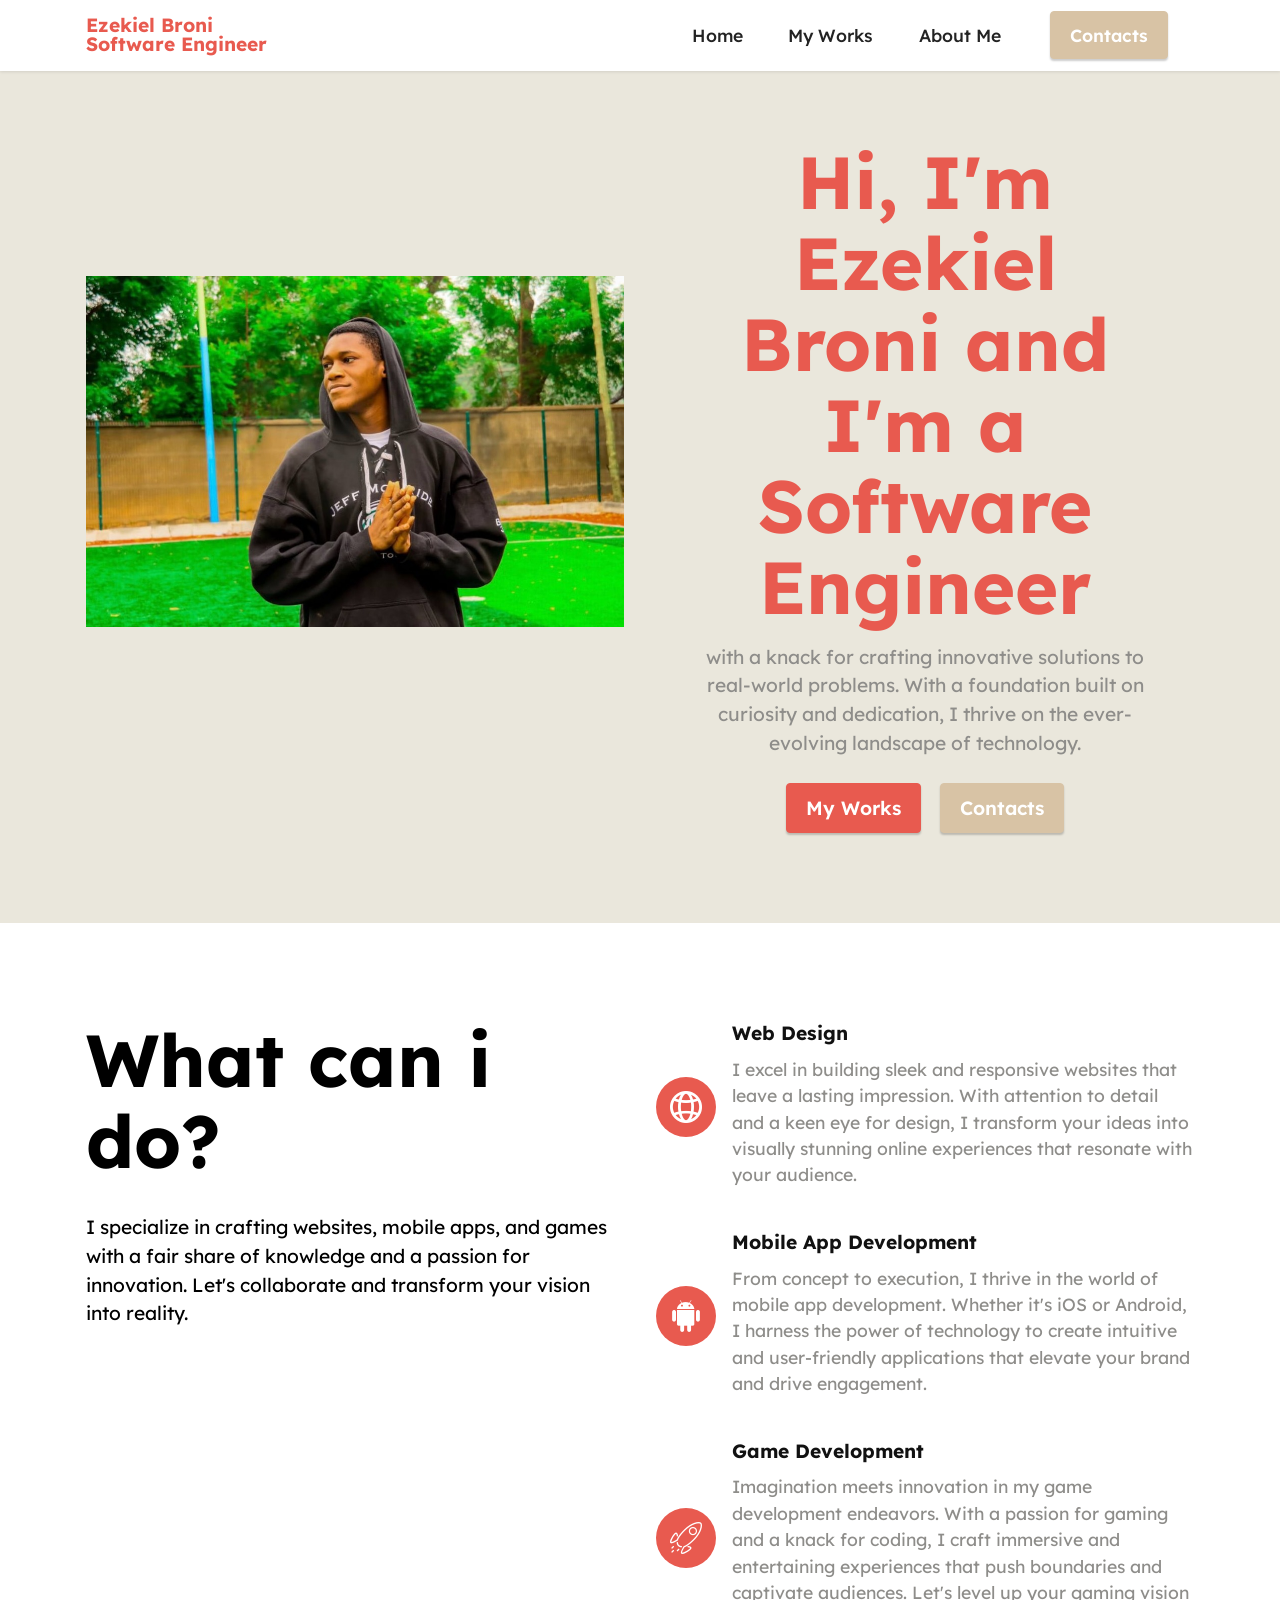
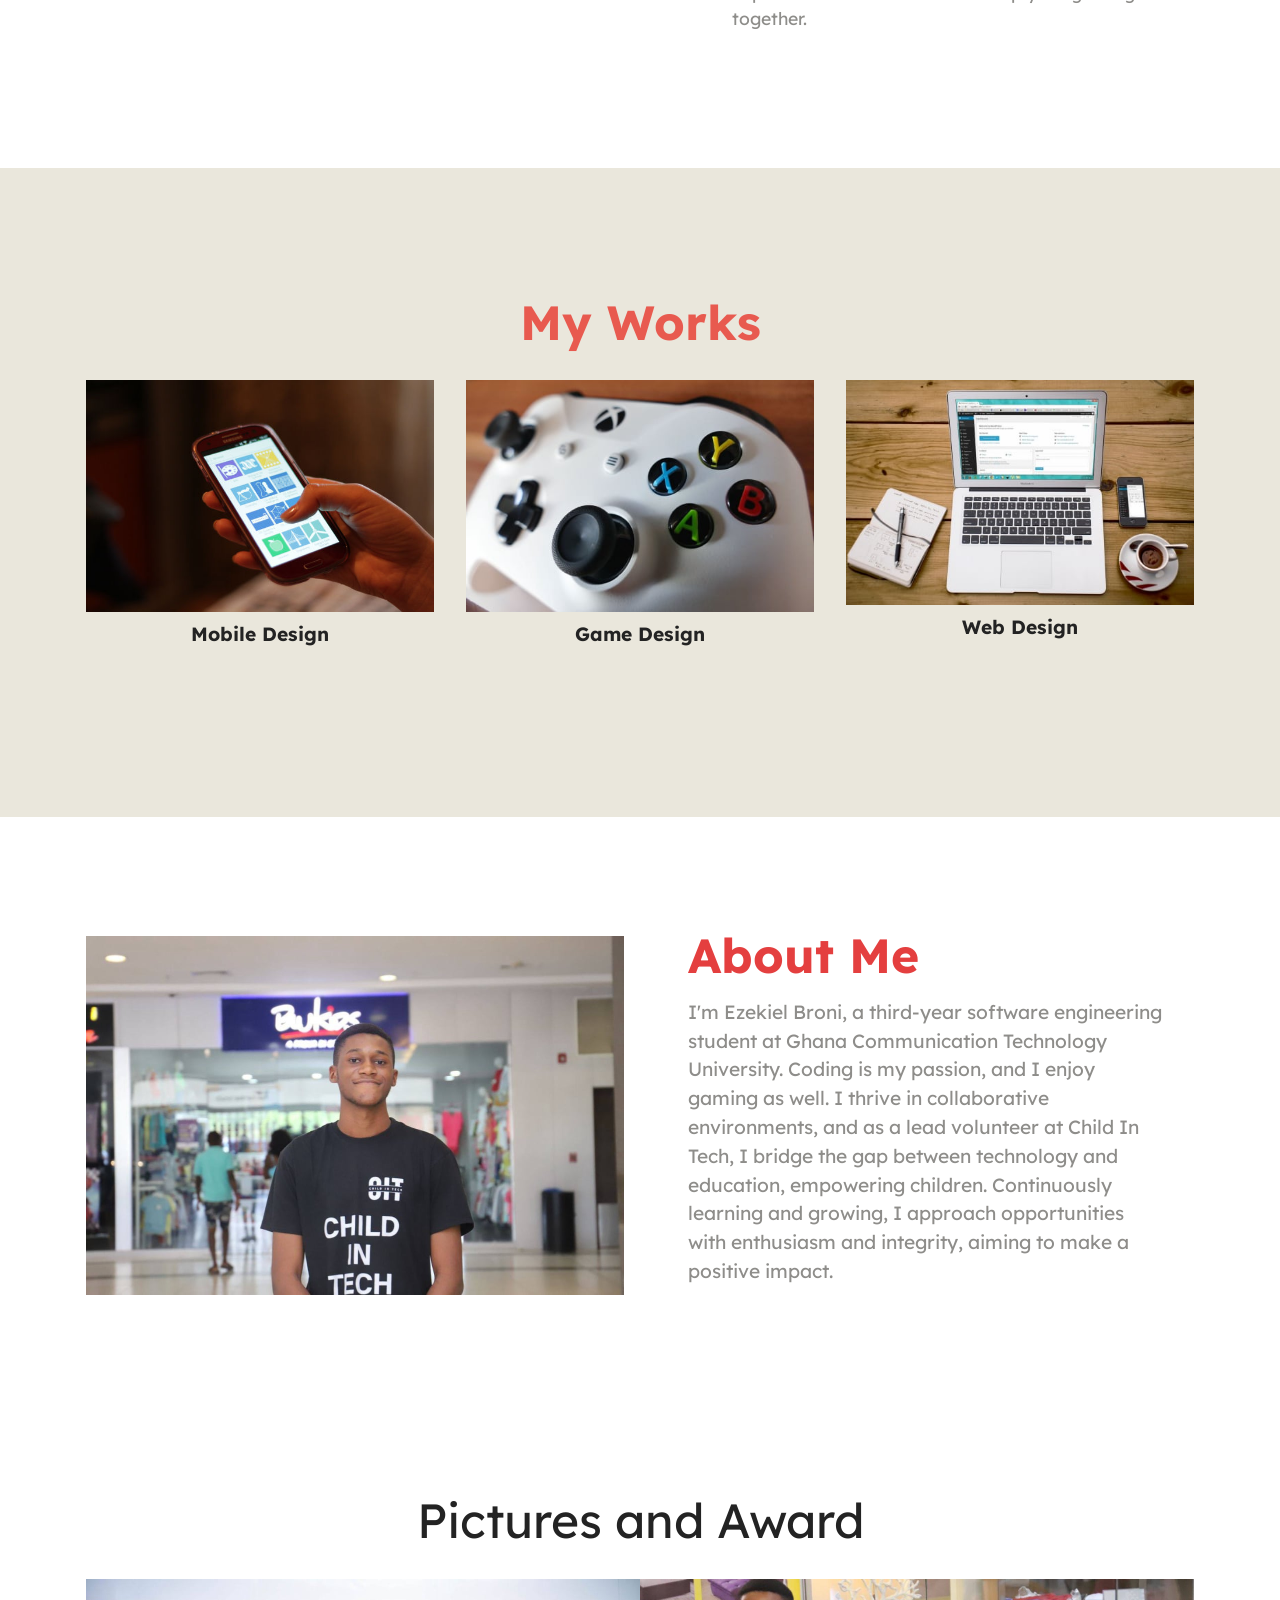
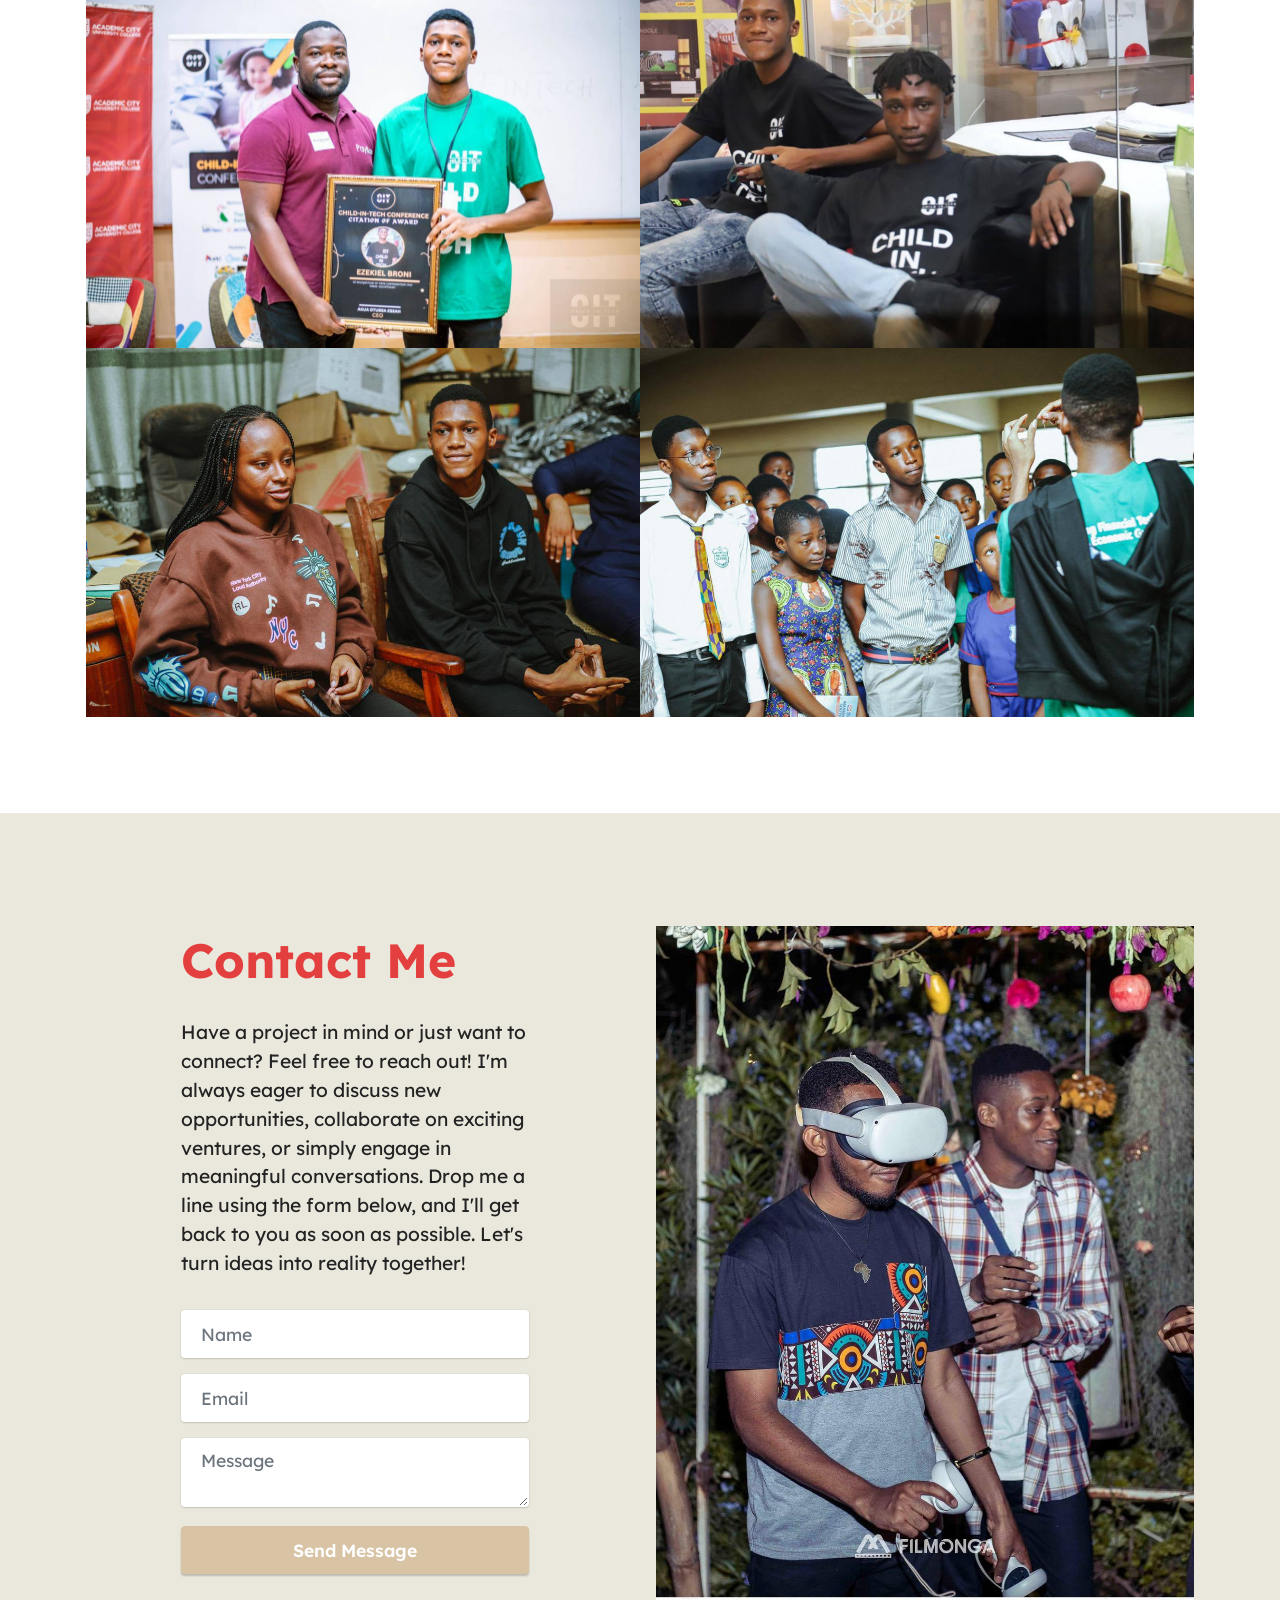
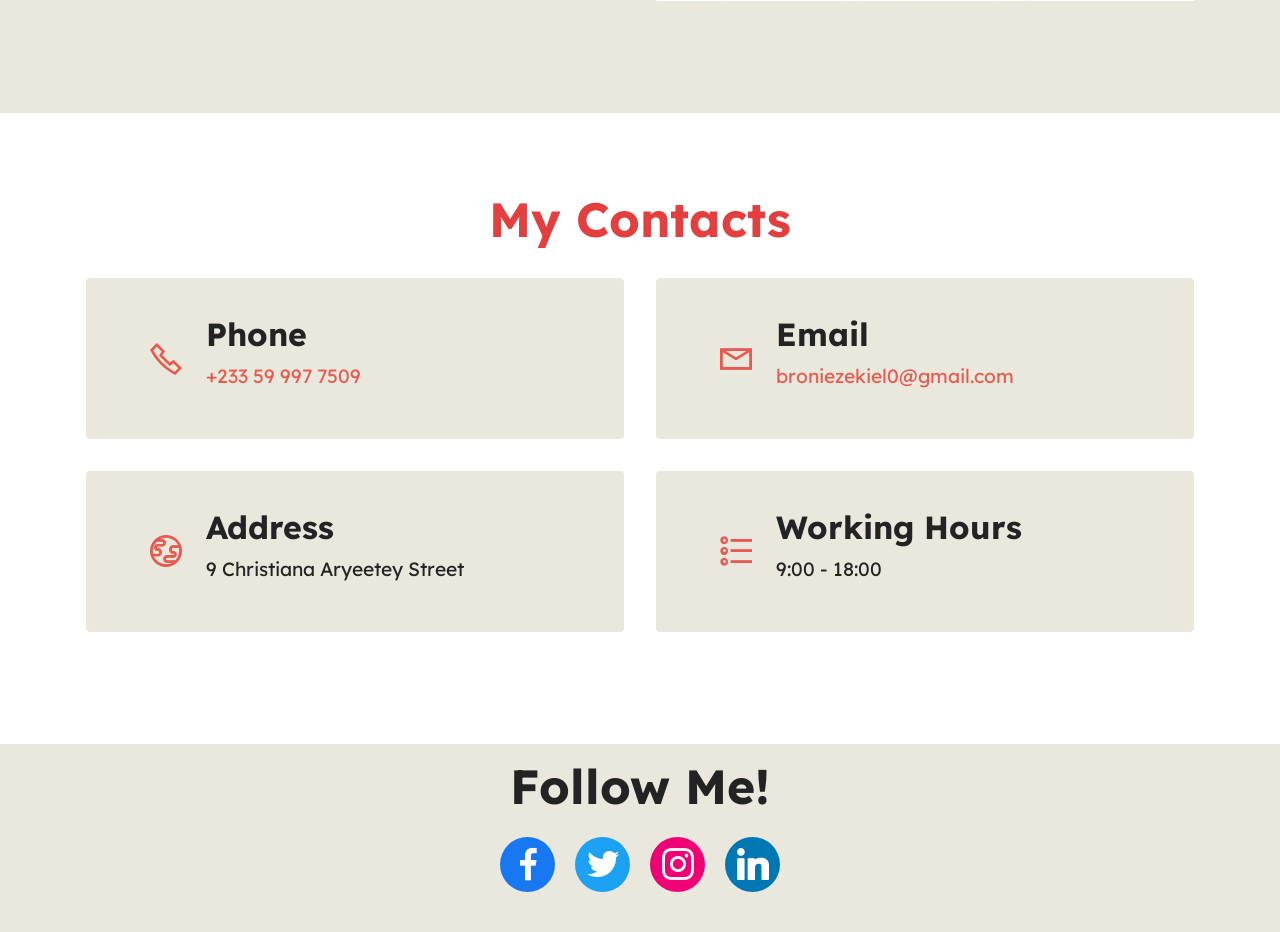
<file: My Portfolio/index.html>
<!DOCTYPE html>
<html  >
<head>
  <!-- Site made with Mobirise Website Builder v5.9.13, https://mobirise.com -->
  <meta charset="UTF-8">
  <meta http-equiv="X-UA-Compatible" content="IE=edge">
  <meta name="generator" content="Mobirise v5.9.13, mobirise.com">
  <meta name="viewport" content="width=device-width, initial-scale=1, minimum-scale=1">
  <link rel="shortcut icon" href="assets/images/logo.png" type="image/x-icon">
  <meta name="description" content="Explore my digital corner! Follow my journey as a software engineering student, gaming enthusiast, and advocate for tech-driven education. Join me in shaping the future of technology!">
  
  
  <title>Home</title>
  <link rel="stylesheet" href="assets/web/assets/mobirise-icons2/mobirise2.css">
  <link rel="stylesheet" href="assets/web/assets/mobirise-icons/mobirise-icons.css">
  <link rel="stylesheet" href="assets/bootstrap/css/bootstrap.min.css">
  <link rel="stylesheet" href="assets/bootstrap/css/bootstrap-grid.min.css">
  <link rel="stylesheet" href="assets/bootstrap/css/bootstrap-reboot.min.css">
  <link rel="stylesheet" href="assets/dropdown/css/style.css">
  <link rel="stylesheet" href="assets/socicon/css/styles.css">
  <link rel="stylesheet" href="assets/theme/css/style.css">
  <link rel="preload" href="https://fonts.googleapis.com/css?family=Lexend:100,200,300,400,500,600,700,800,900&display=swap" as="style" onload="this.onload=null;this.rel='stylesheet'">
  <noscript><link rel="stylesheet" href="https://fonts.googleapis.com/css?family=Lexend:100,200,300,400,500,600,700,800,900&display=swap"></noscript>
  <link rel="preload" as="style" href="assets/mobirise/css/mbr-additional.css?v=82XQsn"><link rel="stylesheet" href="assets/mobirise/css/mbr-additional.css?v=82XQsn" type="text/css">

  
  
  
</head>
<body>
  
  <section data-bs-version="5.1" class="menu menu2 cid-sFF0ciwnEL" once="menu" id="menu2-0">
    
    <nav class="navbar navbar-dropdown navbar-fixed-top navbar-expand-lg">
        <div class="container">
            <div class="navbar-brand">
                
                <span class="navbar-caption-wrap"><a class="navbar-caption text-primary display-7" >Ezekiel Broni<br>Software Engineer</a></span>
            </div>
            <button class="navbar-toggler" type="button" data-toggle="collapse" data-bs-toggle="collapse" data-target="#navbarSupportedContent" data-bs-target="#navbarSupportedContent" aria-controls="navbarNavAltMarkup" aria-expanded="false" aria-label="Toggle navigation">
                <div class="hamburger">
                    <span></span>
                    <span></span>
                    <span></span>
                    <span></span>
                </div>
            </button>
            <div class="collapse navbar-collapse" id="navbarSupportedContent">
                <ul class="navbar-nav nav-dropdown" data-app-modern-menu="true"><li class="nav-item"><a class="nav-link link text-black text-primary display-4" href="index.html#top">Home</a></li>
                    <li class="nav-item"><a class="nav-link link text-black text-primary display-4" href="index.html#gallery5-3">My Works</a></li><li class="nav-item"><a class="nav-link link text-black text-primary display-4" href="index.html#image1-b">About Me</a></li></ul>
                
                <div class="navbar-buttons mbr-section-btn"><a class="btn btn-secondary display-4" href="index.html#form4-6">
                        Contacts</a></div>
            </div>
        </div>
    </nav>
</section>

<section data-bs-version="5.1" class="header11 cid-sFF0SGinka" id="header11-1">

    

    

    <div class="container">
        <div class="row justify-content-center">
            <div class="col-12 col-md-6 image-wrapper">
                <img class="w-100" src="assets/images/1-1076x718.jpeg" alt="Portrait of Ezekiel Broni, software engineering student and tech enthusiast.">
            </div>
            <div class="col-12 col-md">
                <div class="text-wrapper text-center">
                    <h1 class="mbr-section-title mbr-fonts-style mb-3 display-1">
                        <strong>
</strong><div><strong><br></strong></div><div><strong>Hi, I'm Ezekiel Broni and I'm a Software Engineer</strong></div></h1>
                    <p class="mbr-text mbr-fonts-style display-7">with a knack for crafting innovative solutions to real-world problems. With a foundation built on curiosity and dedication, I thrive on the ever-evolving landscape of technology.</p>
                    <div class="mbr-section-btn mt-3"><a class="btn btn-primary display-7" href="index.html#gallery5-3">My Works</a> <a class="btn btn-secondary display-7" href="index.html#form4-6">Contacts</a></div>
                </div>
            </div>
        </div>
    </div>
</section>

<section data-bs-version="5.1" class="features12 cid-sFF3eJNZDT" id="features13-2">

    
    
    <div class="container">
        <div class="row justify-content-center">
            <div class="col-12 col-lg-6">
                <div class="card-wrapper">
                    <div class="card-box align-left">
                        <h4 class="card-title mbr-fonts-style mb-4 display-1"><strong>What can i do?</strong></h4>
                        <p class="mbr-text mbr-fonts-style mb-4 display-7">
                            I specialize in crafting websites, mobile apps, and games with a fair share of knowledge and a passion for innovation. Let's collaborate and transform your vision into reality.</p>
                        
                    </div>
                </div>
            </div>
            <div class="col-12 col-lg-6">
                <div class="item mbr-flex">
                    <div class="icon-box">
                        <span class="mbr-iconfont mobi-mbri-globe-2 mobi-mbri"></span>
                    </div>
                    <div class="text-box">
                        <h4 class="icon-title mbr-black mbr-fonts-style display-7">
                            <strong>Web Design</strong></h4>
                        <h5 class="icon-text mbr-black mbr-fonts-style display-4">I excel in building sleek and responsive websites that leave a lasting impression. With attention to detail and a keen eye for design, I transform your ideas into visually stunning online experiences that resonate with your audience.&nbsp;</h5>
                    </div>
                </div>
                <div class="item mbr-flex">
                    <div class="icon-box">
                        <span class="mbr-iconfont socicon-android socicon"></span>
                    </div>
                    <div class="text-box">
                        <h4 class="icon-title mbr-black mbr-fonts-style display-7"><strong>Mobile App Development</strong></h4>
                        <h5 class="icon-text mbr-black mbr-fonts-style display-4">From concept to execution, I thrive in the world of mobile app development. Whether it's iOS or Android, I harness the power of technology to create intuitive and user-friendly applications that elevate your brand and drive engagement.</h5>
                    </div>
                </div>
                <div class="item mbr-flex">
                    <div class="icon-box">
                        <span class="mbr-iconfont mbri-rocket"></span>
                    </div>
                    <div class="text-box">
                        <h4 class="icon-title mbr-black mbr-fonts-style display-7"><strong>Game Development</strong></h4>
                        <h5 class="icon-text mbr-black mbr-fonts-style display-4">Imagination meets innovation in my game development endeavors. With a passion for gaming and a knack for coding, I craft immersive and entertaining experiences that push boundaries and captivate audiences. Let's level up your gaming vision together.</h5>
                    </div>
                </div>
            </div>
        </div>
    </div>
</section>

<section data-bs-version="5.1" class="gallery5 mbr-gallery cid-sFF3kfZheU" id="gallery5-3">
    

    

    <div class="container">
        <div class="mbr-section-head">
            <h3 class="mbr-section-title mbr-fonts-style align-center m-0 display-2"><strong>My Works</strong></h3>
            
        </div>
        <div class="row mbr-gallery mt-4">
            <div class="col-12 col-md-6 col-lg-4 item gallery-image">
                <div class="item-wrapper" data-toggle="modal" data-bs-toggle="modal" data-target="#u8ObboKcDh-modal" data-bs-target="#u8ObboKcDh-modal">
                    <img class="w-100" src="assets/images/mbr-596x397.jpg" alt="Mobirise Website Builder" data-slide-to="0" data-bs-slide-to="0" data-target="#lb-u8ObboKcDh" data-bs-target="#lb-u8ObboKcDh">
                    <div class="icon-wrapper">
                        <span class="mobi-mbri mobi-mbri-search mbr-iconfont mbr-iconfont-btn"></span>
                    </div>
                </div>
                <h6 class="mbr-item-subtitle mbr-fonts-style align-center mb-2 mt-2 display-7"><strong>Mobile Design</strong></h6>
            </div>
            <div class="col-12 col-md-6 col-lg-4 item gallery-image">
                <div class="item-wrapper" data-toggle="modal" data-bs-toggle="modal" data-target="#u8ObboKcDh-modal" data-bs-target="#u8ObboKcDh-modal">
                    <img class="w-100" src="assets/images/mbr-506x337.jpg" alt="Mobirise Website Builder" data-slide-to="1" data-bs-slide-to="1" data-target="#lb-u8ObboKcDh" data-bs-target="#lb-u8ObboKcDh">
                    <div class="icon-wrapper">
                        <span class="mobi-mbri mobi-mbri-search mbr-iconfont mbr-iconfont-btn"></span>
                    </div>
                </div>
                <h6 class="mbr-item-subtitle mbr-fonts-style align-center mb-2 mt-2 display-7"><strong>Game Design</strong></h6>
            </div>
            <div class="col-12 col-md-6 col-lg-4 item gallery-image">
                <div class="item-wrapper" data-toggle="modal" data-bs-toggle="modal" data-target="#u8ObboKcDh-modal" data-bs-target="#u8ObboKcDh-modal">
                    <img class="w-100" src="assets/images/mbr-506x327.jpg" alt="Mobirise Website Builder" data-slide-to="2" data-bs-slide-to="2" data-target="#lb-u8ObboKcDh" data-bs-target="#lb-u8ObboKcDh">
                    <div class="icon-wrapper">
                        <span class="mobi-mbri mobi-mbri-search mbr-iconfont mbr-iconfont-btn"></span>
                    </div>
                </div>
                <h6 class="mbr-item-subtitle mbr-fonts-style align-center mb-2 mt-2 display-7"><strong>Web Design</strong></h6>
            </div>
            
        </div>

        <div class="modal mbr-slider" tabindex="-1" role="dialog" aria-hidden="true" id="u8ObboKcDh-modal">
            <div class="modal-dialog" role="document">
                <div class="modal-content">
                    <div class="modal-body">
                        <div class="carousel slide" id="lb-u8ObboKcDh" data-interval="5000" data-bs-interval="5000">
                            <div class="carousel-inner">
                                <div class="carousel-item active">
                                    <img class="d-block w-100" src="assets/images/mbr-596x397.jpg" alt="Mobirise Website Builder">
                                </div>
                                <div class="carousel-item">
                                    <img class="d-block w-100" src="assets/images/mbr-506x337.jpg" alt="Mobirise Website Builder">
                                </div>
                                <div class="carousel-item">
                                    <img class="d-block w-100" src="assets/images/mbr-506x327.jpg" alt="Mobirise Website Builder">
                                </div>
                                
                            </div>
                            <ol class="carousel-indicators">
                                <li data-slide-to="0" data-bs-slide-to="0" class="active" data-target="#lb-u8ObboKcDh" data-bs-target="#lb-u8ObboKcDh"></li>
                                <li data-slide-to="1" data-bs-slide-to="1" data-target="#lb-u8ObboKcDh" data-bs-target="#lb-u8ObboKcDh"></li>
                                <li data-slide-to="2" data-bs-slide-to="2" data-target="#lb-u8ObboKcDh" data-bs-target="#lb-u8ObboKcDh"></li>
                                
                            </ol>
                            <a role="button" href="" class="close" data-dismiss="modal" data-bs-dismiss="modal" aria-label="Close">
                            </a>
                            <a class="carousel-control-prev carousel-control" role="button" data-slide="prev" data-bs-slide="prev" href="#lb-u8ObboKcDh">
                                <span class="mobi-mbri mobi-mbri-arrow-prev" aria-hidden="true"></span>
                                <span class="sr-only visually-hidden">Previous</span>
                            </a>
                            <a class="carousel-control-next carousel-control" role="button" data-slide="next" data-bs-slide="next" href="#lb-u8ObboKcDh">
                                <span class="mobi-mbri mobi-mbri-arrow-next" aria-hidden="true"></span>
                                <span class="sr-only visually-hidden">Next</span>
                            </a>
                        </div>
                    </div>
                </div>
            </div>
        </div>
    </div>
</section>

<section data-bs-version="5.1" class="image1 cid-sFF75ZhH2d" id="image1-b">
    

    

    <div class="container">
        <div class="row align-items-center">
            <div class="col-12 col-lg-6">
                <div class="image-wrapper">
                    <img src="assets/images/2-1076x717.jpg" alt="Portrait of Ezekiel Broni, software engineering student and tech enthusiast.">
                    
                </div>
            </div>
            <div class="col-12 col-lg">
                <div class="text-wrapper">
                    <h3 class="mbr-section-title mbr-fonts-style mb-3 display-2">
                        <strong>About Me</strong></h3>
                    <p class="mbr-text mbr-fonts-style display-7">I'm Ezekiel Broni, a third-year software engineering student at Ghana Communication Technology University. Coding is my passion, and I enjoy gaming as well. I thrive in collaborative environments, and as a lead volunteer at Child In Tech, I bridge the gap between technology and education, empowering children. Continuously learning and growing, I approach opportunities with enthusiasm and integrity, aiming to make a positive impact.<br></p>
                </div>
            </div>
        </div>
    </div>
</section>

<section data-bs-version="5.1" class="gallery4 mbr-gallery cid-u8NVwWjmTn" id="gallery4-1">
    

    
    

    <div class="container">
        <div class="mbr-section-head">
            <h3 class="mbr-section-title mbr-fonts-style align-center m-0 display-2">Pictures and Award</h3>
            
        </div>
        <div class="row mbr-gallery mt-4">
            <div class="col-12 col-md-6 col-lg-6 item gallery-image">
                <div class="item-wrapper" data-toggle="modal" data-bs-toggle="modal" data-target="#u8ObbrkntR-modal" data-bs-target="#u8ObbrkntR-modal">
                    <img class="w-100" src="assets/images/6-1108x739.jpg" alt="Mobirise Website Builder" data-slide-to="0" data-bs-slide-to="0" data-target="#lb-u8ObbrkntR" data-bs-target="#lb-u8ObbrkntR">
                    <div class="icon-wrapper">
                        <span class="mobi-mbri mobi-mbri-search mbr-iconfont mbr-iconfont-btn"></span>
                    </div>
                </div>
                
            </div>
            <div class="col-12 col-md-6 col-lg-6 item gallery-image">
                <div class="item-wrapper" data-toggle="modal" data-bs-toggle="modal" data-target="#u8ObbrkntR-modal" data-bs-target="#u8ObbrkntR-modal">
                    <img class="w-100" src="assets/images/3-1108x738.jpg" alt="Mobirise Website Builder" data-slide-to="1" data-bs-slide-to="1" data-target="#lb-u8ObbrkntR" data-bs-target="#lb-u8ObbrkntR">
                    <div class="icon-wrapper">
                        <span class="mobi-mbri mobi-mbri-search mbr-iconfont mbr-iconfont-btn"></span>
                    </div>
                </div>
                
            </div>
            <div class="col-12 col-md-6 col-lg-6 item gallery-image">
                <div class="item-wrapper" data-toggle="modal" data-bs-toggle="modal" data-target="#u8ObbrkntR-modal" data-bs-target="#u8ObbrkntR-modal">
                    <img class="w-100" src="assets/images/4-1080x720.jpg" alt="Mobirise Website Builder" data-slide-to="2" data-bs-slide-to="2" data-target="#lb-u8ObbrkntR" data-bs-target="#lb-u8ObbrkntR">
                    <div class="icon-wrapper">
                        <span class="mobi-mbri mobi-mbri-search mbr-iconfont mbr-iconfont-btn"></span>
                    </div>
                </div>
                
            </div>
            <div class="col-12 col-md-6 col-lg-6 item gallery-image">
                <div class="item-wrapper" data-toggle="modal" data-bs-toggle="modal" data-target="#u8ObbrkntR-modal" data-bs-target="#u8ObbrkntR-modal">
                    <img class="w-100" src="assets/images/7-1080x720.jpg" alt="Mobirise Website Builder" data-slide-to="3" data-bs-slide-to="3" data-target="#lb-u8ObbrkntR" data-bs-target="#lb-u8ObbrkntR">
                    <div class="icon-wrapper">
                        <span class="mobi-mbri mobi-mbri-search mbr-iconfont mbr-iconfont-btn"></span>
                    </div>
                </div>
                
            </div>
        </div>

        <div class="modal mbr-slider" tabindex="-1" role="dialog" aria-hidden="true" id="u8ObbrkntR-modal">
            <div class="modal-dialog" role="document">
                <div class="modal-content">
                    <div class="modal-body">
                        <div class="carousel slide" id="lb-u8ObbrkntR" data-interval="5000" data-bs-interval="5000">
                            <div class="carousel-inner">
                                <div class="carousel-item active">
                                    <img class="d-block w-100" src="assets/images/6-1108x739.jpg" alt="Mobirise Website Builder">
                                </div>
                                <div class="carousel-item">
                                    <img class="d-block w-100" src="assets/images/3-1108x738.jpg" alt="Mobirise Website Builder">
                                </div>
                                <div class="carousel-item">
                                    <img class="d-block w-100" src="assets/images/4-1080x720.jpg" alt="Mobirise Website Builder">
                                </div>
                                <div class="carousel-item">
                                    <img class="d-block w-100" src="assets/images/7-1080x720.jpg" alt="Mobirise Website Builder">
                                </div>
                            </div>
                            <ol class="carousel-indicators">
                                <li data-slide-to="0" data-bs-slide-to="0" class="active" data-target="#lb-u8ObbrkntR" data-bs-target="#lb-u8ObbrkntR"></li>
                                <li data-slide-to="1" data-bs-slide-to="1" data-target="#lb-u8ObbrkntR" data-bs-target="#lb-u8ObbrkntR"></li>
                                <li data-slide-to="2" data-bs-slide-to="2" data-target="#lb-u8ObbrkntR" data-bs-target="#lb-u8ObbrkntR"></li>
                                <li data-slide-to="3" data-bs-slide-to="3" data-target="#lb-u8ObbrkntR" data-bs-target="#lb-u8ObbrkntR"></li>
                            </ol>
                            <a role="button" href="" class="close" data-dismiss="modal" data-bs-dismiss="modal" aria-label="Close">
                            </a>
                            <a class="carousel-control-prev carousel-control" role="button" data-slide="prev" data-bs-slide="prev" href="#lb-u8ObbrkntR">
                                <span class="mobi-mbri mobi-mbri-arrow-prev" aria-hidden="true"></span>
                                <span class="sr-only visually-hidden">Previous</span>
                            </a>
                            <a class="carousel-control-next carousel-control" role="button" data-slide="next" data-bs-slide="next" href="#lb-u8ObbrkntR">
                                <span class="mobi-mbri mobi-mbri-arrow-next" aria-hidden="true"></span>
                                <span class="sr-only visually-hidden">Next</span>
                            </a>
                        </div>
                    </div>
                </div>
            </div>
        </div>
    </div>
</section>

<section data-bs-version="5.1" class="form4 cid-sFF3qL4anb mbr-fullscreen" id="form4-6">

    

    

    <div class="container">
        <div class="row content-wrapper justify-content-center">
            <div class="col-lg-4 offset-lg-1 mbr-form" data-form-type="formoid">
<!--Formbuilder Form-->
<form action="https://mobirise.eu/" method="POST" class="mbr-form form-with-styler" data-form-title="Form Name"><input type="hidden" name="email" data-form-email="true" value="NzoAPCAbzGtcjNflOTGXIsxV+GOkYz70ShwmCgx5kIXb+Qp6JhDr0mGVXa/pTMMkx9NS4l+mm1ACepRva8kPJJlgMaveG78bw3XpGljtWgtKZ12iLFXyPhdz9dreXnWd">
<div class="row">
<div hidden="hidden" data-form-alert="" class="alert alert-success col-12">Thanks for filling out the form!</div>
<div hidden="hidden" data-form-alert-danger="" class="alert alert-danger col-12">Oops...! some problem!</div>
</div>
<div class="dragArea row">
<div class="col-lg-12 col-md-12 col-sm-12">
<h1 class="mbr-section-title mb-4 display-2"><strong>Contact Me</strong></h1>
</div>
<div class="col-lg-12 col-md-12 col-sm-12">
<p class="mbr-text mbr-fonts-style mb-4 display-7"> Have a project in mind or just want to connect? Feel free to reach out! I'm always eager to discuss new opportunities, collaborate on exciting ventures, or simply engage in meaningful conversations. Drop me a line using the form below, and I'll get back to you as soon as possible. Let's turn ideas into reality together!</p>
</div>
<div data-for="name" class="col-lg-12 col-md col-12 form-group mb-3">
<input type="text" name="name" placeholder="Name" data-form-field="name" class="form-control display-7" value="" id="name-form4-6">
</div>
<div data-for="email" class="col-lg-12 col-md col-12 form-group mb-3">
<input type="email" name="email" placeholder="Email" data-form-field="email" class="form-control display-7" value="" id="email-form4-6">
</div>
<div class="col-lg-12 col-md-12 col-sm-12 form-group" data-for="textarea">
<textarea name="textarea" placeholder="Message" data-form-field="textarea" class="form-control display-7" id="textarea-form4-6"></textarea>
</div>
<div class="col-12 col-md-auto mbr-section-btn"><button type="submit" class="btn btn-secondary display-4">Send Message</button></div>
</div>
</form><!--Formbuilder Form-->
</div>
            <div class="col-lg-6 offset-lg-1 col-12">
                <div class="image-wrapper">
                    <img class="w-100" src="assets/images/5-1019x1280.jpg" alt="Mobirise Website Builder">
                </div>
            </div>
        </div>
    </div>
</section>

<section data-bs-version="5.1" class="contacts2 cid-sFF3B84VW8" id="contacts2-8">
    <!---->
    
    
    <div class="container">
        <div class="mbr-section-head">
            <h3 class="mbr-section-title mbr-fonts-style align-center mb-0 display-2">
                <strong>My Contacts</strong>
            </h3>
            
        </div>
        <div class="row justify-content-center mt-4">
            <div class="card col-12 col-md-6">
                <div class="card-wrapper">
                    <div class="image-wrapper">
                        <span class="mbr-iconfont mobi-mbri-phone mobi-mbri"></span>
                    </div>
                    <div class="text-wrapper">
                        <h6 class="card-title mbr-fonts-style mb-1 display-5">
                            <strong>Phone</strong>
                        </h6>
                        <p class="mbr-text mbr-fonts-style display-7"><a href="tel:+233599977509" class="text-primary">+233 59 997 7509</a></p>
                    </div>
                </div>
            </div>
            <div class="card col-12 col-md-6">
                <div class="card-wrapper">
                    <div class="image-wrapper">
                        <span class="mbr-iconfont mobi-mbri-letter mobi-mbri"></span>
                    </div>
                    <div class="text-wrapper">
                        <h6 class="card-title mbr-fonts-style mb-1 display-5">
                            <strong>Email</strong>
                        </h6>
                        <p class="mbr-text mbr-fonts-style display-7"><a href="mailto:broniezekiel0@gmail.com" class="text-primary">broniezekiel0@gmail.com</a></p>
                    </div>
                </div>
            </div>
            <div class="card col-12 col-md-6">
                <div class="card-wrapper">
                    <div class="image-wrapper">
                        <span class="mbr-iconfont mobi-mbri-globe mobi-mbri"></span>
                    </div>
                    <div class="text-wrapper">
                        <h6 class="card-title mbr-fonts-style mb-1 display-5">
                            <strong>Address</strong>
                        </h6>
                        <p class="mbr-text mbr-fonts-style display-7">9 Christiana Aryeetey Street</p>
                    </div>
                </div>
            </div>
            <div class="card col-12 col-md-6">
                <div class="card-wrapper">
                    <div class="image-wrapper">
                        <span class="mbr-iconfont mobi-mbri-bulleted-list mobi-mbri"></span>
                    </div>
                    <div class="text-wrapper">
                        <h6 class="card-title mbr-fonts-style mb-1 display-5">
                            <strong>Working Hours</strong>
                        </h6>
                        <p class="mbr-text mbr-fonts-style display-7">
                            9:00 - 18:00
                        </p>
                    </div>
                </div>
            </div>
        </div>
    </div>
</section>

<section data-bs-version="5.1" class="share3 cid-u8NYrHtlL5" id="share3-2">
    
     
    
    
    

    <div class="container">
        <div class="media-container-row">
            <div class="col-12">
                <h3 class="mbr-section-title align-center mb-3 mbr-fonts-style display-2">
                    <strong>Follow Me!</strong>
                </h3>
                <div class="social-list align-center">
                   
                    <a class="iconfont-wrapper bg-facebook m-2 " target="_blank" href="https://www.facebook.com/share/bGHZ9tCPw3VRGEnu/?mibextid=JRoKGi">
                            <span class="socicon-facebook socicon"></span>
                        </a>
                        <a class="iconfont-wrapper bg-twitter m-2" href="https://x.com/ezekiel_broni?s=21" target="_blank">
                            <span class="socicon-twitter socicon"></span>
                        </a>
                        <a class="iconfont-wrapper bg-instagram m-2" href="https://www.instagram.com/ezekiel_broni_?igsh=MTN1aXBkNzZ4dmg2Mg%3D%3D&utm_source=qr" target="_blank">
                            <span class="socicon-instagram socicon"></span>
                        </a>
                        
                        
                        <a class="iconfont-wrapper bg-linkedin m-2" href="https://www.linkedin.com/in/ezekiel-broni-1abb04267?utm_source=share&utm_campaign=share_via&utm_content=profile&utm_medium=ios_app" target="_blank">
                            <span class="socicon-linkedin socicon"></span>
                        </a>
                        
                        
                        
                        
                        
                </div>
            </div>
        </div>
    </div>
</section>
</body>
</html>
</file>
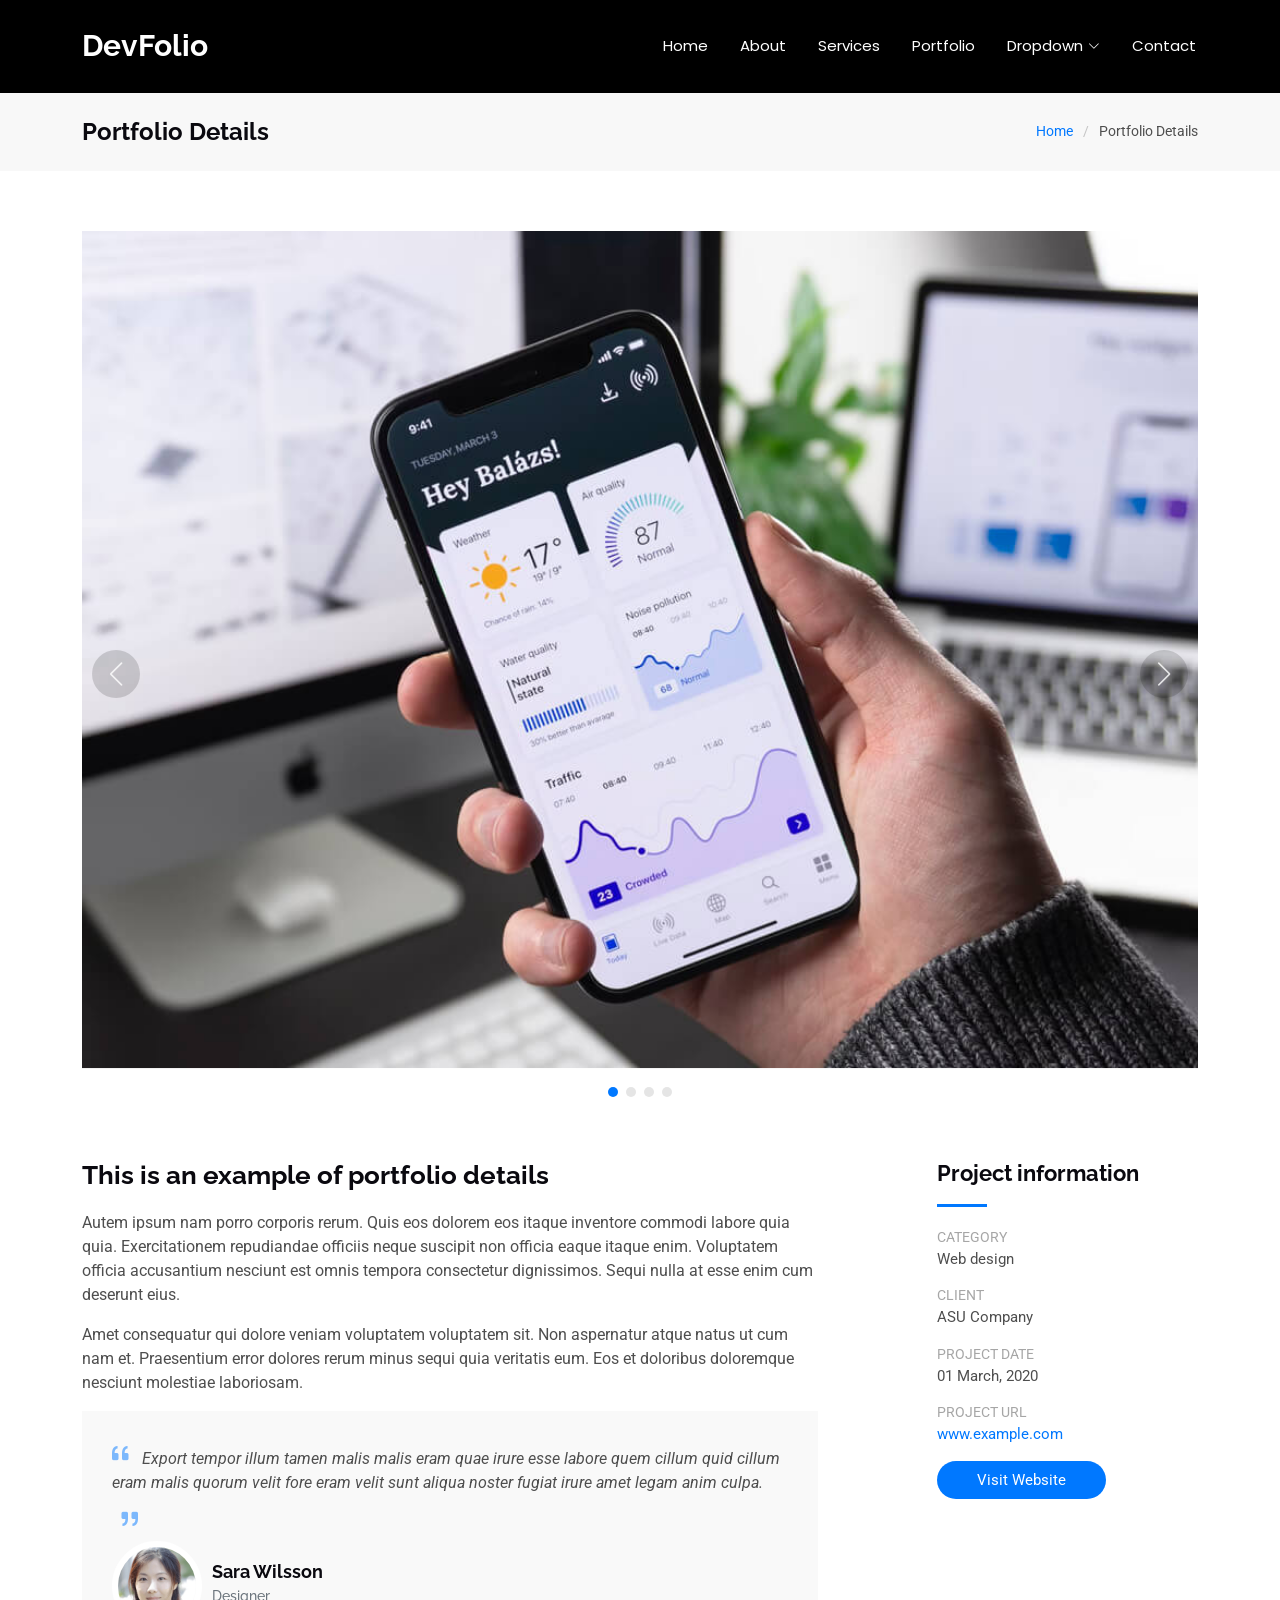
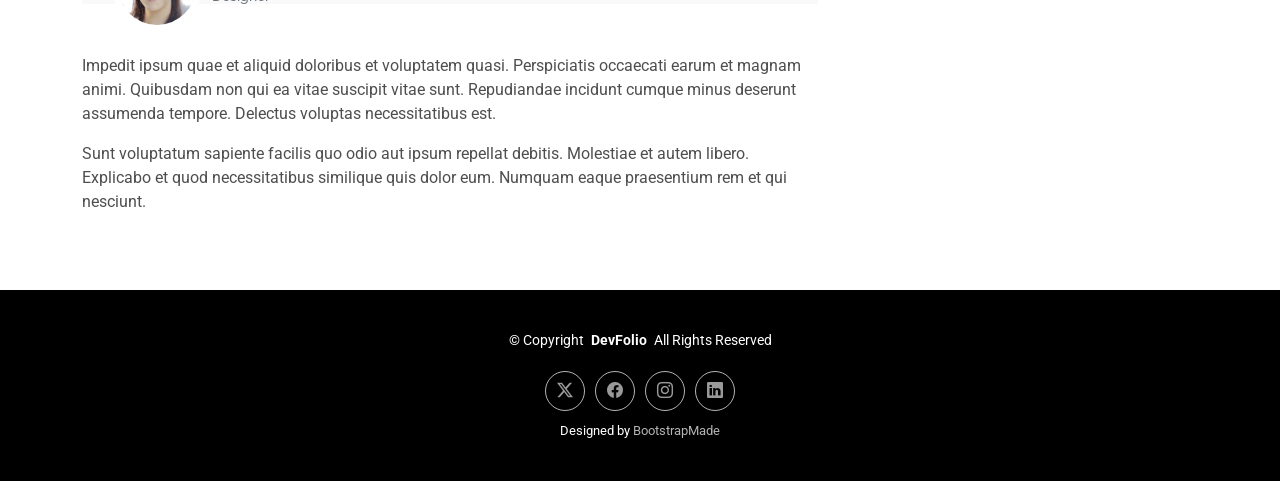
<file: portfolio-details.html>
<!DOCTYPE html>
<html lang="en">

<head>
  <meta charset="utf-8">
  <meta content="width=device-width, initial-scale=1.0" name="viewport">
  <title>Portfolio Details - DevFolio Bootstrap Template</title>
  <meta content="" name="description">
  <meta content="" name="keywords">

  <!-- Favicons -->
  <link href="assets/img/favicon.png" rel="icon">
  <link href="assets/img/apple-touch-icon.png" rel="apple-touch-icon">

  <!-- Fonts -->
  <link href="https://fonts.googleapis.com" rel="preconnect">
  <link href="https://fonts.gstatic.com" rel="preconnect" crossorigin>
  <link href="https://fonts.googleapis.com/css2?family=Roboto:ital,wght@0,100;0,300;0,400;0,500;0,700;0,900;1,100;1,300;1,400;1,500;1,700;1,900&family=Poppins:ital,wght@0,100;0,200;0,300;0,400;0,500;0,600;0,700;0,800;0,900;1,100;1,200;1,300;1,400;1,500;1,600;1,700;1,800;1,900&family=Raleway:ital,wght@0,100;0,200;0,300;0,400;0,500;0,600;0,700;0,800;0,900;1,100;1,200;1,300;1,400;1,500;1,600;1,700;1,800;1,900&display=swap" rel="stylesheet">

  <!-- Vendor CSS Files -->
  <link href="assets/vendor/bootstrap/css/bootstrap.min.css" rel="stylesheet">
  <link href="assets/vendor/bootstrap-icons/bootstrap-icons.css" rel="stylesheet">
  <link href="assets/vendor/aos/aos.css" rel="stylesheet">
  <link href="assets/vendor/glightbox/css/glightbox.min.css" rel="stylesheet">
  <link href="assets/vendor/swiper/swiper-bundle.min.css" rel="stylesheet">

  <!-- Main CSS File -->
  <link href="assets/css/main.css" rel="stylesheet">

  <!-- =======================================================
  * Template Name: DevFolio
  * Template URL: https://bootstrapmade.com/devfolio-bootstrap-portfolio-html-template/
  * Updated: Jun 29 2024 with Bootstrap v5.3.3
  * Author: BootstrapMade.com
  * License: https://bootstrapmade.com/license/
  ======================================================== -->
</head>

<body class="portfolio-details-page">

  <header id="header" class="header d-flex align-items-center sticky-top">
    <div class="container-fluid container-xl position-relative d-flex align-items-center justify-content-between">

      <a href="index.html" class="logo d-flex align-items-center">
        <!-- Uncomment the line below if you also wish to use an image logo -->
        <!-- <img src="assets/img/logo.png" alt=""> -->
        <h1 class="sitename">DevFolio</h1>
      </a>

      <nav id="navmenu" class="navmenu">
        <ul>
          <li><a href="#hero">Home<br></a></li>
          <li><a href="#about">About</a></li>
          <li><a href="#services">Services</a></li>
          <li><a href="#portfolio">Portfolio</a></li>
          <li class="dropdown"><a href="#"><span>Dropdown</span> <i class="bi bi-chevron-down toggle-dropdown"></i></a>
            <ul>
              <li><a href="#">Dropdown 1</a></li>
              <li class="dropdown"><a href="#"><span>Deep Dropdown</span> <i class="bi bi-chevron-down toggle-dropdown"></i></a>
                <ul>
                  <li><a href="#">Deep Dropdown 1</a></li>
                  <li><a href="#">Deep Dropdown 2</a></li>
                  <li><a href="#">Deep Dropdown 3</a></li>
                  <li><a href="#">Deep Dropdown 4</a></li>
                  <li><a href="#">Deep Dropdown 5</a></li>
                </ul>
              </li>
              <li><a href="#">Dropdown 2</a></li>
              <li><a href="#">Dropdown 3</a></li>
              <li><a href="#">Dropdown 4</a></li>
            </ul>
          </li>
          <li><a href="#contact">Contact</a></li>
        </ul>
        <i class="mobile-nav-toggle d-xl-none bi bi-list"></i>
      </nav>

    </div>
  </header>

  <main class="main">

    <!-- Page Title -->
    <div class="page-title" data-aos="fade">
      <div class="container d-lg-flex justify-content-between align-items-center">
        <h1 class="mb-2 mb-lg-0">Portfolio Details</h1>
        <nav class="breadcrumbs">
          <ol>
            <li><a href="index.html">Home</a></li>
            <li class="current">Portfolio Details</li>
          </ol>
        </nav>
      </div>
    </div><!-- End Page Title -->

    <!-- Portfolio Details Section -->
    <section id="portfolio-details" class="portfolio-details section">

      <div class="container" data-aos="fade-up">

        <div class="portfolio-details-slider swiper init-swiper">
          <script type="application/json" class="swiper-config">
            {
              "loop": true,
              "speed": 600,
              "autoplay": {
                "delay": 5000
              },
              "slidesPerView": "auto",
              "navigation": {
                "nextEl": ".swiper-button-next",
                "prevEl": ".swiper-button-prev"
              },
              "pagination": {
                "el": ".swiper-pagination",
                "type": "bullets",
                "clickable": true
              }
            }
          </script>
          <div class="swiper-wrapper align-items-center">

            <div class="swiper-slide">
              <img src="assets/img/portfolio/app-1.jpg" alt="">
            </div>

            <div class="swiper-slide">
              <img src="assets/img/portfolio/product-1.jpg" alt="">
            </div>

            <div class="swiper-slide">
              <img src="assets/img/portfolio/branding-1.jpg" alt="">
            </div>

            <div class="swiper-slide">
              <img src="assets/img/portfolio/books-1.jpg" alt="">
            </div>

          </div>
          <div class="swiper-button-prev"></div>
          <div class="swiper-button-next"></div>
          <div class="swiper-pagination"></div>
        </div>

        <div class="row justify-content-between gy-4 mt-4">

          <div class="col-lg-8" data-aos="fade-up">
            <div class="portfolio-description">
              <h2>This is an example of portfolio details</h2>
              <p>
                Autem ipsum nam porro corporis rerum. Quis eos dolorem eos itaque inventore commodi labore quia quia. Exercitationem repudiandae officiis neque suscipit non officia eaque itaque enim. Voluptatem officia accusantium nesciunt est omnis tempora consectetur dignissimos. Sequi nulla at esse enim cum deserunt eius.
              </p>
              <p>
                Amet consequatur qui dolore veniam voluptatem voluptatem sit. Non aspernatur atque natus ut cum nam et. Praesentium error dolores rerum minus sequi quia veritatis eum. Eos et doloribus doloremque nesciunt molestiae laboriosam.
              </p>

              <div class="testimonial-item">
                <p>
                  <i class="bi bi-quote quote-icon-left"></i>
                  <span>Export tempor illum tamen malis malis eram quae irure esse labore quem cillum quid cillum eram malis quorum velit fore eram velit sunt aliqua noster fugiat irure amet legam anim culpa.</span>
                  <i class="bi bi-quote quote-icon-right"></i>
                </p>
                <div>
                  <img src="assets/img/testimonials/testimonials-2.jpg" class="testimonial-img" alt="">
                  <h3>Sara Wilsson</h3>
                  <h4>Designer</h4>
                </div>
              </div>

              <p>
                Impedit ipsum quae et aliquid doloribus et voluptatem quasi. Perspiciatis occaecati earum et magnam animi. Quibusdam non qui ea vitae suscipit vitae sunt. Repudiandae incidunt cumque minus deserunt assumenda tempore. Delectus voluptas necessitatibus est.
              </p>

              <p>
                Sunt voluptatum sapiente facilis quo odio aut ipsum repellat debitis. Molestiae et autem libero. Explicabo et quod necessitatibus similique quis dolor eum. Numquam eaque praesentium rem et qui nesciunt.
              </p>

            </div>
          </div>

          <div class="col-lg-3" data-aos="fade-up" data-aos-delay="100">
            <div class="portfolio-info">
              <h3>Project information</h3>
              <ul>
                <li><strong>Category</strong> Web design</li>
                <li><strong>Client</strong> ASU Company</li>
                <li><strong>Project date</strong> 01 March, 2020</li>
                <li><strong>Project URL</strong> <a href="#">www.example.com</a></li>
                <li><a href="#" class="btn-visit align-self-start">Visit Website</a></li>
              </ul>
            </div>
          </div>

        </div>

      </div>

    </section><!-- /Portfolio Details Section -->

  </main>

  <footer id="footer" class="footer accent-background">

    <div class="container">
      <div class="copyright text-center ">
        <p>© <span>Copyright</span> <strong class="px-1 sitename">DevFolio</strong> <span>All Rights Reserved</span></p>
      </div>
      <div class="social-links d-flex justify-content-center">
        <a href=""><i class="bi bi-twitter-x"></i></a>
        <a href=""><i class="bi bi-facebook"></i></a>
        <a href=""><i class="bi bi-instagram"></i></a>
        <a href=""><i class="bi bi-linkedin"></i></a>
      </div>
      <div class="credits">
        <!-- All the links in the footer should remain intact. -->
        <!-- You can delete the links only if you've purchased the pro version. -->
        <!-- Licensing information: https://bootstrapmade.com/license/ -->
        <!-- Purchase the pro version with working PHP/AJAX contact form: [buy-url] -->
        Designed by <a href="https://bootstrapmade.com/">BootstrapMade</a>
      </div>
    </div>

  </footer>

  <!-- Scroll Top -->
  <a href="#" id="scroll-top" class="scroll-top d-flex align-items-center justify-content-center"><i class="bi bi-arrow-up-short"></i></a>

  <!-- Preloader -->
  <div id="preloader"></div>

  <!-- Vendor JS Files -->
  <script src="assets/vendor/bootstrap/js/bootstrap.bundle.min.js"></script>
  <script src="assets/vendor/php-email-form/validate.js"></script>
  <script src="assets/vendor/aos/aos.js"></script>
  <script src="assets/vendor/typed.js/typed.umd.js"></script>
  <script src="assets/vendor/waypoints/noframework.waypoints.js"></script>
  <script src="assets/vendor/purecounter/purecounter_vanilla.js"></script>
  <script src="assets/vendor/glightbox/js/glightbox.min.js"></script>
  <script src="assets/vendor/imagesloaded/imagesloaded.pkgd.min.js"></script>
  <script src="assets/vendor/isotope-layout/isotope.pkgd.min.js"></script>
  <script src="assets/vendor/swiper/swiper-bundle.min.js"></script>

  <!-- Main JS File -->
  <script src="assets/js/main.js"></script>

</body>

</html>
</file>
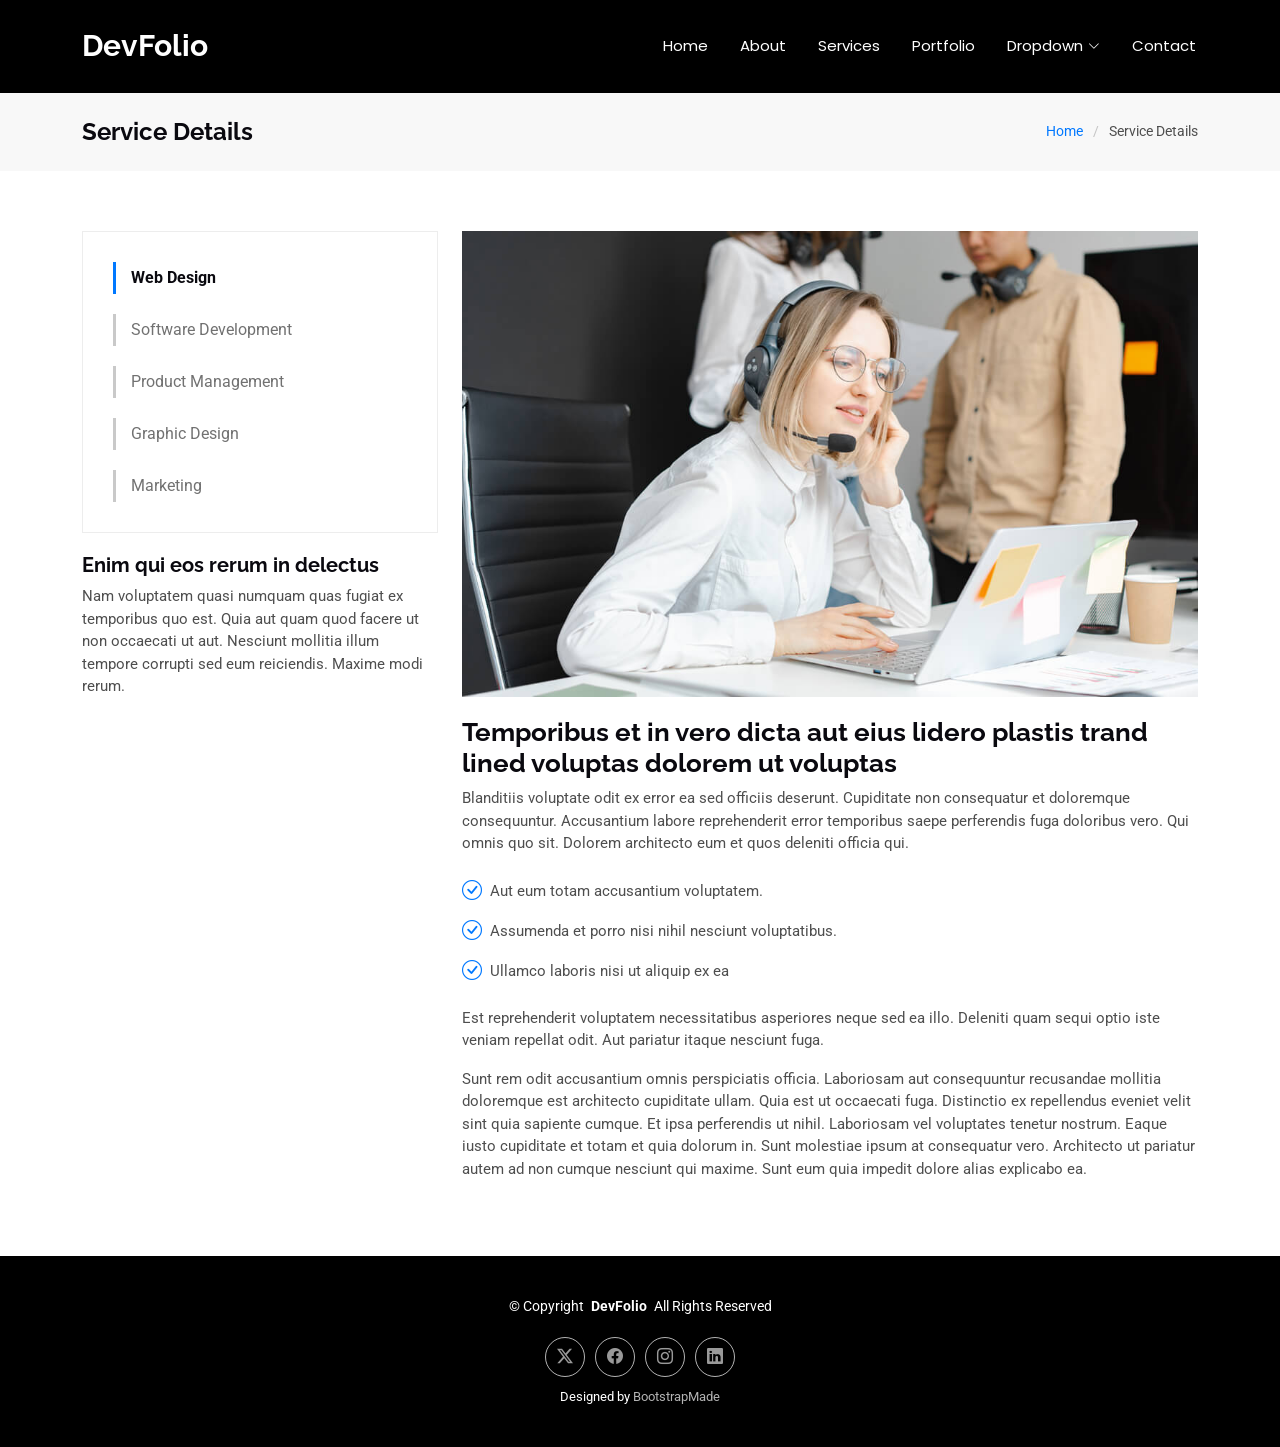
<file: service-details.html>
<!DOCTYPE html>
<html lang="en">

<head>
  <meta charset="utf-8">
  <meta content="width=device-width, initial-scale=1.0" name="viewport">
  <title>Service Details - DevFolio Bootstrap Template</title>
  <meta content="" name="description">
  <meta content="" name="keywords">

  <!-- Favicons -->
  <link href="assets/img/favicon.png" rel="icon">
  <link href="assets/img/apple-touch-icon.png" rel="apple-touch-icon">

  <!-- Fonts -->
  <link href="https://fonts.googleapis.com" rel="preconnect">
  <link href="https://fonts.gstatic.com" rel="preconnect" crossorigin>
  <link href="https://fonts.googleapis.com/css2?family=Roboto:ital,wght@0,100;0,300;0,400;0,500;0,700;0,900;1,100;1,300;1,400;1,500;1,700;1,900&family=Poppins:ital,wght@0,100;0,200;0,300;0,400;0,500;0,600;0,700;0,800;0,900;1,100;1,200;1,300;1,400;1,500;1,600;1,700;1,800;1,900&family=Raleway:ital,wght@0,100;0,200;0,300;0,400;0,500;0,600;0,700;0,800;0,900;1,100;1,200;1,300;1,400;1,500;1,600;1,700;1,800;1,900&display=swap" rel="stylesheet">

  <!-- Vendor CSS Files -->
  <link href="assets/vendor/bootstrap/css/bootstrap.min.css" rel="stylesheet">
  <link href="assets/vendor/bootstrap-icons/bootstrap-icons.css" rel="stylesheet">
  <link href="assets/vendor/aos/aos.css" rel="stylesheet">
  <link href="assets/vendor/glightbox/css/glightbox.min.css" rel="stylesheet">
  <link href="assets/vendor/swiper/swiper-bundle.min.css" rel="stylesheet">

  <!-- Main CSS File -->
  <link href="assets/css/main.css" rel="stylesheet">

  <!-- =======================================================
  * Template Name: DevFolio
  * Template URL: https://bootstrapmade.com/devfolio-bootstrap-portfolio-html-template/
  * Updated: Jun 29 2024 with Bootstrap v5.3.3
  * Author: BootstrapMade.com
  * License: https://bootstrapmade.com/license/
  ======================================================== -->
</head>

<body class="service-details-page">

  <header id="header" class="header d-flex align-items-center sticky-top">
    <div class="container-fluid container-xl position-relative d-flex align-items-center justify-content-between">

      <a href="index.html" class="logo d-flex align-items-center">
        <!-- Uncomment the line below if you also wish to use an image logo -->
        <!-- <img src="assets/img/logo.png" alt=""> -->
        <h1 class="sitename">DevFolio</h1>
      </a>

      <nav id="navmenu" class="navmenu">
        <ul>
          <li><a href="#hero">Home<br></a></li>
          <li><a href="#about">About</a></li>
          <li><a href="#services">Services</a></li>
          <li><a href="#portfolio">Portfolio</a></li>
          <li class="dropdown"><a href="#"><span>Dropdown</span> <i class="bi bi-chevron-down toggle-dropdown"></i></a>
            <ul>
              <li><a href="#">Dropdown 1</a></li>
              <li class="dropdown"><a href="#"><span>Deep Dropdown</span> <i class="bi bi-chevron-down toggle-dropdown"></i></a>
                <ul>
                  <li><a href="#">Deep Dropdown 1</a></li>
                  <li><a href="#">Deep Dropdown 2</a></li>
                  <li><a href="#">Deep Dropdown 3</a></li>
                  <li><a href="#">Deep Dropdown 4</a></li>
                  <li><a href="#">Deep Dropdown 5</a></li>
                </ul>
              </li>
              <li><a href="#">Dropdown 2</a></li>
              <li><a href="#">Dropdown 3</a></li>
              <li><a href="#">Dropdown 4</a></li>
            </ul>
          </li>
          <li><a href="#contact">Contact</a></li>
        </ul>
        <i class="mobile-nav-toggle d-xl-none bi bi-list"></i>
      </nav>

    </div>
  </header>

  <main class="main">

    <!-- Page Title -->
    <div class="page-title" data-aos="fade">
      <div class="container d-lg-flex justify-content-between align-items-center">
        <h1 class="mb-2 mb-lg-0">Service Details</h1>
        <nav class="breadcrumbs">
          <ol>
            <li><a href="index.html">Home</a></li>
            <li class="current">Service Details</li>
          </ol>
        </nav>
      </div>
    </div><!-- End Page Title -->

    <!-- Service Details Section -->
    <section id="service-details" class="service-details section">

      <div class="container">

        <div class="row gy-4">

          <div class="col-lg-4" data-aos="fade-up" data-aos-delay="100">
            <div class="services-list">
              <a href="#" class="active">Web Design</a>
              <a href="#">Software Development</a>
              <a href="#">Product Management</a>
              <a href="#">Graphic Design</a>
              <a href="#">Marketing</a>
            </div>

            <h4>Enim qui eos rerum in delectus</h4>
            <p>Nam voluptatem quasi numquam quas fugiat ex temporibus quo est. Quia aut quam quod facere ut non occaecati ut aut. Nesciunt mollitia illum tempore corrupti sed eum reiciendis. Maxime modi rerum.</p>
          </div>

          <div class="col-lg-8" data-aos="fade-up" data-aos-delay="200">
            <img src="assets/img/services.jpg" alt="" class="img-fluid services-img">
            <h3>Temporibus et in vero dicta aut eius lidero plastis trand lined voluptas dolorem ut voluptas</h3>
            <p>
              Blanditiis voluptate odit ex error ea sed officiis deserunt. Cupiditate non consequatur et doloremque consequuntur. Accusantium labore reprehenderit error temporibus saepe perferendis fuga doloribus vero. Qui omnis quo sit. Dolorem architecto eum et quos deleniti officia qui.
            </p>
            <ul>
              <li><i class="bi bi-check-circle"></i> <span>Aut eum totam accusantium voluptatem.</span></li>
              <li><i class="bi bi-check-circle"></i> <span>Assumenda et porro nisi nihil nesciunt voluptatibus.</span></li>
              <li><i class="bi bi-check-circle"></i> <span>Ullamco laboris nisi ut aliquip ex ea</span></li>
            </ul>
            <p>
              Est reprehenderit voluptatem necessitatibus asperiores neque sed ea illo. Deleniti quam sequi optio iste veniam repellat odit. Aut pariatur itaque nesciunt fuga.
            </p>
            <p>
              Sunt rem odit accusantium omnis perspiciatis officia. Laboriosam aut consequuntur recusandae mollitia doloremque est architecto cupiditate ullam. Quia est ut occaecati fuga. Distinctio ex repellendus eveniet velit sint quia sapiente cumque. Et ipsa perferendis ut nihil. Laboriosam vel voluptates tenetur nostrum. Eaque iusto cupiditate et totam et quia dolorum in. Sunt molestiae ipsum at consequatur vero. Architecto ut pariatur autem ad non cumque nesciunt qui maxime. Sunt eum quia impedit dolore alias explicabo ea.
            </p>
          </div>

        </div>

      </div>

    </section><!-- /Service Details Section -->

  </main>

  <footer id="footer" class="footer accent-background">

    <div class="container">
      <div class="copyright text-center ">
        <p>© <span>Copyright</span> <strong class="px-1 sitename">DevFolio</strong> <span>All Rights Reserved</span></p>
      </div>
      <div class="social-links d-flex justify-content-center">
        <a href=""><i class="bi bi-twitter-x"></i></a>
        <a href=""><i class="bi bi-facebook"></i></a>
        <a href=""><i class="bi bi-instagram"></i></a>
        <a href=""><i class="bi bi-linkedin"></i></a>
      </div>
      <div class="credits">
        <!-- All the links in the footer should remain intact. -->
        <!-- You can delete the links only if you've purchased the pro version. -->
        <!-- Licensing information: https://bootstrapmade.com/license/ -->
        <!-- Purchase the pro version with working PHP/AJAX contact form: [buy-url] -->
        Designed by <a href="https://bootstrapmade.com/">BootstrapMade</a>
      </div>
    </div>

  </footer>

  <!-- Scroll Top -->
  <a href="#" id="scroll-top" class="scroll-top d-flex align-items-center justify-content-center"><i class="bi bi-arrow-up-short"></i></a>

  <!-- Preloader -->
  <div id="preloader"></div>

  <!-- Vendor JS Files -->
  <script src="assets/vendor/bootstrap/js/bootstrap.bundle.min.js"></script>
  <script src="assets/vendor/php-email-form/validate.js"></script>
  <script src="assets/vendor/aos/aos.js"></script>
  <script src="assets/vendor/typed.js/typed.umd.js"></script>
  <script src="assets/vendor/waypoints/noframework.waypoints.js"></script>
  <script src="assets/vendor/purecounter/purecounter_vanilla.js"></script>
  <script src="assets/vendor/glightbox/js/glightbox.min.js"></script>
  <script src="assets/vendor/imagesloaded/imagesloaded.pkgd.min.js"></script>
  <script src="assets/vendor/isotope-layout/isotope.pkgd.min.js"></script>
  <script src="assets/vendor/swiper/swiper-bundle.min.js"></script>

  <!-- Main JS File -->
  <script src="assets/js/main.js"></script>

</body>

</html>
</file>
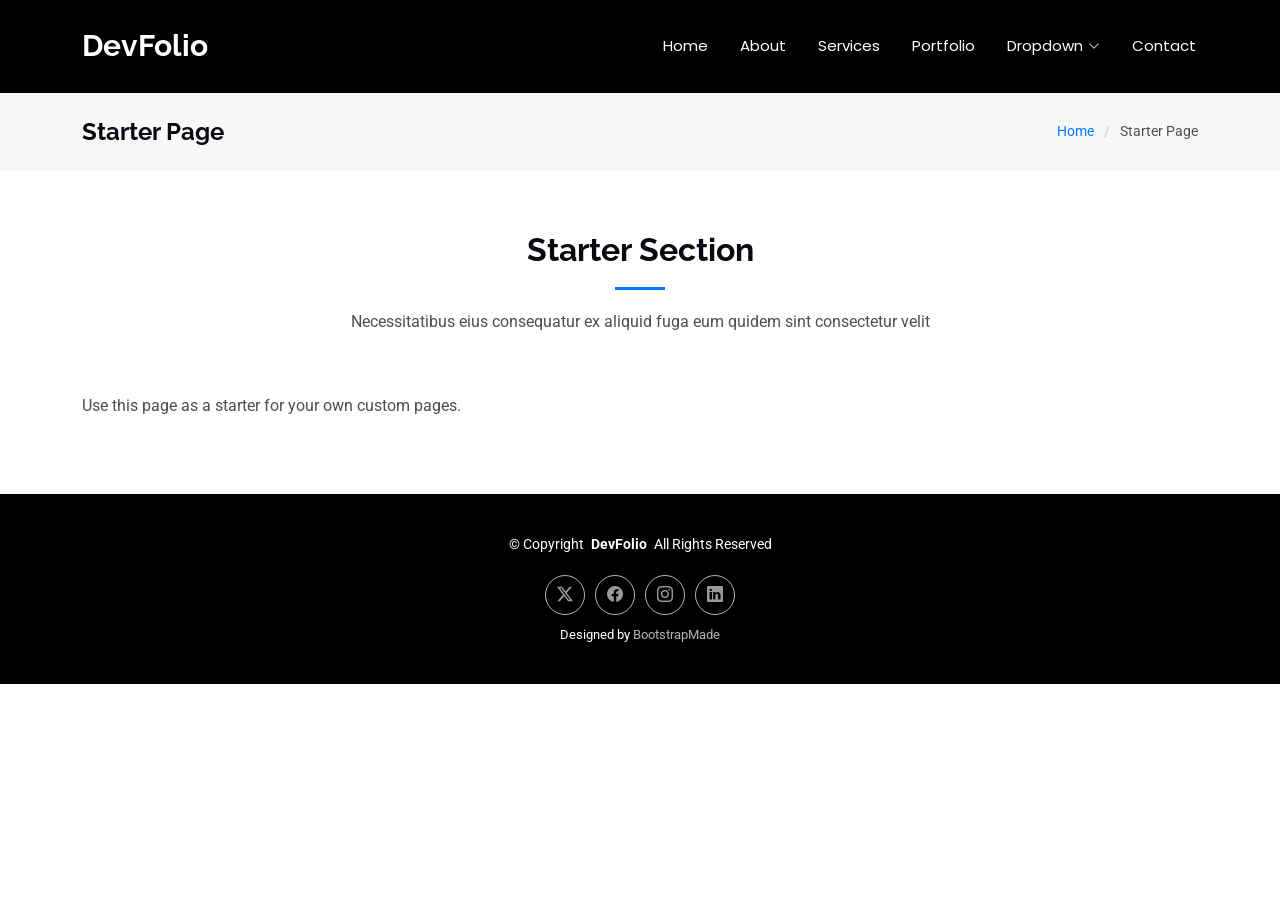
<file: starter-page.html>
<!DOCTYPE html>
<html lang="en">

<head>
  <meta charset="utf-8">
  <meta content="width=device-width, initial-scale=1.0" name="viewport">
  <title>Starter Page - DevFolio Bootstrap Template</title>
  <meta content="" name="description">
  <meta content="" name="keywords">

  <!-- Favicons -->
  <link href="assets/img/favicon.png" rel="icon">
  <link href="assets/img/apple-touch-icon.png" rel="apple-touch-icon">

  <!-- Fonts -->
  <link href="https://fonts.googleapis.com" rel="preconnect">
  <link href="https://fonts.gstatic.com" rel="preconnect" crossorigin>
  <link href="https://fonts.googleapis.com/css2?family=Roboto:ital,wght@0,100;0,300;0,400;0,500;0,700;0,900;1,100;1,300;1,400;1,500;1,700;1,900&family=Poppins:ital,wght@0,100;0,200;0,300;0,400;0,500;0,600;0,700;0,800;0,900;1,100;1,200;1,300;1,400;1,500;1,600;1,700;1,800;1,900&family=Raleway:ital,wght@0,100;0,200;0,300;0,400;0,500;0,600;0,700;0,800;0,900;1,100;1,200;1,300;1,400;1,500;1,600;1,700;1,800;1,900&display=swap" rel="stylesheet">

  <!-- Vendor CSS Files -->
  <link href="assets/vendor/bootstrap/css/bootstrap.min.css" rel="stylesheet">
  <link href="assets/vendor/bootstrap-icons/bootstrap-icons.css" rel="stylesheet">
  <link href="assets/vendor/aos/aos.css" rel="stylesheet">
  <link href="assets/vendor/glightbox/css/glightbox.min.css" rel="stylesheet">
  <link href="assets/vendor/swiper/swiper-bundle.min.css" rel="stylesheet">

  <!-- Main CSS File -->
  <link href="assets/css/main.css" rel="stylesheet">

  <!-- =======================================================
  * Template Name: DevFolio
  * Template URL: https://bootstrapmade.com/devfolio-bootstrap-portfolio-html-template/
  * Updated: Jun 29 2024 with Bootstrap v5.3.3
  * Author: BootstrapMade.com
  * License: https://bootstrapmade.com/license/
  ======================================================== -->
</head>

<body class="starter-page-page">

  <header id="header" class="header d-flex align-items-center sticky-top">
    <div class="container-fluid container-xl position-relative d-flex align-items-center justify-content-between">

      <a href="index.html" class="logo d-flex align-items-center">
        <!-- Uncomment the line below if you also wish to use an image logo -->
        <!-- <img src="assets/img/logo.png" alt=""> -->
        <h1 class="sitename">DevFolio</h1>
      </a>

      <nav id="navmenu" class="navmenu">
        <ul>
          <li><a href="#hero">Home<br></a></li>
          <li><a href="#about">About</a></li>
          <li><a href="#services">Services</a></li>
          <li><a href="#portfolio">Portfolio</a></li>
          <li class="dropdown"><a href="#"><span>Dropdown</span> <i class="bi bi-chevron-down toggle-dropdown"></i></a>
            <ul>
              <li><a href="#">Dropdown 1</a></li>
              <li class="dropdown"><a href="#"><span>Deep Dropdown</span> <i class="bi bi-chevron-down toggle-dropdown"></i></a>
                <ul>
                  <li><a href="#">Deep Dropdown 1</a></li>
                  <li><a href="#">Deep Dropdown 2</a></li>
                  <li><a href="#">Deep Dropdown 3</a></li>
                  <li><a href="#">Deep Dropdown 4</a></li>
                  <li><a href="#">Deep Dropdown 5</a></li>
                </ul>
              </li>
              <li><a href="#">Dropdown 2</a></li>
              <li><a href="#">Dropdown 3</a></li>
              <li><a href="#">Dropdown 4</a></li>
            </ul>
          </li>
          <li><a href="#contact">Contact</a></li>
        </ul>
        <i class="mobile-nav-toggle d-xl-none bi bi-list"></i>
      </nav>

    </div>
  </header>

  <main class="main">

    <!-- Page Title -->
    <div class="page-title" data-aos="fade">
      <div class="container d-lg-flex justify-content-between align-items-center">
        <h1 class="mb-2 mb-lg-0">Starter Page</h1>
        <nav class="breadcrumbs">
          <ol>
            <li><a href="index.html">Home</a></li>
            <li class="current">Starter Page</li>
          </ol>
        </nav>
      </div>
    </div><!-- End Page Title -->

    <!-- Starter Section Section -->
    <section id="starter-section" class="starter-section section">

      <!-- Section Title -->
      <div class="container section-title" data-aos="fade-up">
        <h2>Starter Section</h2>
        <p>Necessitatibus eius consequatur ex aliquid fuga eum quidem sint consectetur velit</p>
      </div><!-- End Section Title -->

      <div class="container" data-aos="fade-up">
        <p>Use this page as a starter for your own custom pages.</p>
      </div>

    </section><!-- /Starter Section Section -->

  </main>

  <footer id="footer" class="footer accent-background">

    <div class="container">
      <div class="copyright text-center ">
        <p>© <span>Copyright</span> <strong class="px-1 sitename">DevFolio</strong> <span>All Rights Reserved</span></p>
      </div>
      <div class="social-links d-flex justify-content-center">
        <a href=""><i class="bi bi-twitter-x"></i></a>
        <a href=""><i class="bi bi-facebook"></i></a>
        <a href=""><i class="bi bi-instagram"></i></a>
        <a href=""><i class="bi bi-linkedin"></i></a>
      </div>
      <div class="credits">
        <!-- All the links in the footer should remain intact. -->
        <!-- You can delete the links only if you've purchased the pro version. -->
        <!-- Licensing information: https://bootstrapmade.com/license/ -->
        <!-- Purchase the pro version with working PHP/AJAX contact form: [buy-url] -->
        Designed by <a href="https://bootstrapmade.com/">BootstrapMade</a>
      </div>
    </div>

  </footer>

  <!-- Scroll Top -->
  <a href="#" id="scroll-top" class="scroll-top d-flex align-items-center justify-content-center"><i class="bi bi-arrow-up-short"></i></a>

  <!-- Preloader -->
  <div id="preloader"></div>

  <!-- Vendor JS Files -->
  <script src="assets/vendor/bootstrap/js/bootstrap.bundle.min.js"></script>
  <script src="assets/vendor/php-email-form/validate.js"></script>
  <script src="assets/vendor/aos/aos.js"></script>
  <script src="assets/vendor/typed.js/typed.umd.js"></script>
  <script src="assets/vendor/waypoints/noframework.waypoints.js"></script>
  <script src="assets/vendor/purecounter/purecounter_vanilla.js"></script>
  <script src="assets/vendor/glightbox/js/glightbox.min.js"></script>
  <script src="assets/vendor/imagesloaded/imagesloaded.pkgd.min.js"></script>
  <script src="assets/vendor/isotope-layout/isotope.pkgd.min.js"></script>
  <script src="assets/vendor/swiper/swiper-bundle.min.js"></script>

  <!-- Main JS File -->
  <script src="assets/js/main.js"></script>

</body>

</html>
</file>
<file: My Portfolio/assets/web/assets/mobirise-icons2/mobirise2.css>
@font-face {
  font-family: 'Moririse2';
  font-display: swap;
  src:  url('mobirise2.eot?f2bix4');
  src:  url('mobirise2.eot?f2bix4#iefix') format('embedded-opentype'),
    url('mobirise2.ttf?f2bix4') format('truetype'),
    url('mobirise2.woff?f2bix4') format('woff'),
    url('mobirise2.svg?f2bix4#mobirise2') format('svg');
  font-weight: normal;
  font-style: normal;
}

[class^="mobi-"], [class*=" mobi-"] {
  /* use !important to prevent issues with browser extensions that change fonts */
  font-family: 'Moririse2' !important;
  speak: none;
  font-style: normal;
  font-weight: normal;
  font-variant: normal;
  text-transform: none;
  line-height: 1;

  /* Better Font Rendering =========== */
  -webkit-font-smoothing: antialiased;
  -moz-osx-font-smoothing: grayscale;
}

.mobi-mbri-add-submenu:before {
  content: "\e900";
}
.mobi-mbri-alert:before {
  content: "\e901";
}
.mobi-mbri-align-center:before {
  content: "\e902";
}
.mobi-mbri-align-justify:before {
  content: "\e903";
}
.mobi-mbri-align-left:before {
  content: "\e904";
}
.mobi-mbri-align-right:before {
  content: "\e905";
}
.mobi-mbri-android:before {
  content: "\e906";
}
.mobi-mbri-apple:before {
  content: "\e907";
}
.mobi-mbri-arrow-down:before {
  content: "\e908";
}
.mobi-mbri-arrow-next:before {
  content: "\e909";
}
.mobi-mbri-arrow-prev:before {
  content: "\e90a";
}
.mobi-mbri-arrow-up:before {
  content: "\e90b";
}
.mobi-mbri-bold:before {
  content: "\e90c";
}
.mobi-mbri-bookmark:before {
  content: "\e90d";
}
.mobi-mbri-bootstrap:before {
  content: "\e90e";
}
.mobi-mbri-briefcase:before {
  content: "\e90f";
}
.mobi-mbri-browse:before {
  content: "\e910";
}
.mobi-mbri-bulleted-list:before {
  content: "\e911";
}
.mobi-mbri-calendar:before {
  content: "\e912";
}
.mobi-mbri-camera:before {
  content: "\e913";
}
.mobi-mbri-cart-add:before {
  content: "\e914";
}
.mobi-mbri-cart-full:before {
  content: "\e915";
}
.mobi-mbri-cash:before {
  content: "\e916";
}
.mobi-mbri-change-style:before {
  content: "\e917";
}
.mobi-mbri-chat:before {
  content: "\e918";
}
.mobi-mbri-clock:before {
  content: "\e919";
}
.mobi-mbri-close:before {
  content: "\e91a";
}
.mobi-mbri-cloud:before {
  content: "\e91b";
}
.mobi-mbri-code:before {
  content: "\e91c";
}
.mobi-mbri-contact-form:before {
  content: "\e91d";
}
.mobi-mbri-credit-card:before {
  content: "\e91e";
}
.mobi-mbri-cursor-click:before {
  content: "\e91f";
}
.mobi-mbri-cust-feedback:before {
  content: "\e920";
}
.mobi-mbri-database:before {
  content: "\e921";
}
.mobi-mbri-delivery:before {
  content: "\e922";
}
.mobi-mbri-desktop:before {
  content: "\e923";
}
.mobi-mbri-devices:before {
  content: "\e924";
}
.mobi-mbri-down:before {
  content: "\e925";
}
.mobi-mbri-download-2:before {
  content: "\e926";
}
.mobi-mbri-download:before {
  content: "\e927";
}
.mobi-mbri-drag-n-drop-2:before {
  content: "\e928";
}
.mobi-mbri-drag-n-drop:before {
  content: "\e929";
}
.mobi-mbri-edit-2:before {
  content: "\e92a";
}
.mobi-mbri-edit:before {
  content: "\e92b";
}
.mobi-mbri-error:before {
  content: "\e92c";
}
.mobi-mbri-extension:before {
  content: "\e92d";
}
.mobi-mbri-features:before {
  content: "\e92e";
}
.mobi-mbri-file:before {
  content: "\e92f";
}
.mobi-mbri-flag:before {
  content: "\e930";
}
.mobi-mbri-folder:before {
  content: "\e931";
}
.mobi-mbri-gift:before {
  content: "\e932";
}
.mobi-mbri-github:before {
  content: "\e933";
}
.mobi-mbri-globe-2:before {
  content: "\e934";
}
.mobi-mbri-globe:before {
  content: "\e935";
}
.mobi-mbri-growing-chart:before {
  content: "\e936";
}
.mobi-mbri-hearth:before {
  content: "\e937";
}
.mobi-mbri-help:before {
  content: "\e938";
}
.mobi-mbri-home:before {
  content: "\e939";
}
.mobi-mbri-hot-cup:before {
  content: "\e93a";
}
.mobi-mbri-idea:before {
  content: "\e93b";
}
.mobi-mbri-image-gallery:before {
  content: "\e93c";
}
.mobi-mbri-image-slider:before {
  content: "\e93d";
}
.mobi-mbri-info:before {
  content: "\e93e";
}
.mobi-mbri-italic:before {
  content: "\e93f";
}
.mobi-mbri-key:before {
  content: "\e940";
}
.mobi-mbri-laptop:before {
  content: "\e941";
}
.mobi-mbri-layers:before {
  content: "\e942";
}
.mobi-mbri-left-right:before {
  content: "\e943";
}
.mobi-mbri-left:before {
  content: "\e944";
}
.mobi-mbri-letter:before {
  content: "\e945";
}
.mobi-mbri-like:before {
  content: "\e946";
}
.mobi-mbri-link:before {
  content: "\e947";
}
.mobi-mbri-lock:before {
  content: "\e948";
}
.mobi-mbri-login:before {
  content: "\e949";
}
.mobi-mbri-logout:before {
  content: "\e94a";
}
.mobi-mbri-magic-stick:before {
  content: "\e94b";
}
.mobi-mbri-map-pin:before {
  content: "\e94c";
}
.mobi-mbri-menu:before {
  content: "\e94d";
}
.mobi-mbri-mobile-2:before {
  content: "\e94e";
}
.mobi-mbri-mobile-horizontal:before {
  content: "\e94f";
}
.mobi-mbri-mobile:before {
  content: "\e950";
}
.mobi-mbri-mobirise:before {
  content: "\e951";
}
.mobi-mbri-more-horizontal:before {
  content: "\e952";
}
.mobi-mbri-more-vertical:before {
  content: "\e953";
}
.mobi-mbri-music:before {
  content: "\e954";
}
.mobi-mbri-new-file:before {
  content: "\e955";
}
.mobi-mbri-numbered-list:before {
  content: "\e956";
}
.mobi-mbri-opened-folder:before {
  content: "\e957";
}
.mobi-mbri-pages:before {
  content: "\e958";
}
.mobi-mbri-paper-plane:before {
  content: "\e959";
}
.mobi-mbri-paperclip:before {
  content: "\e95a";
}
.mobi-mbri-phone:before {
  content: "\e95b";
}
.mobi-mbri-photo:before {
  content: "\e95c";
}
.mobi-mbri-photos:before {
  content: "\e95d";
}
.mobi-mbri-pin:before {
  content: "\e95e";
}
.mobi-mbri-play:before {
  content: "\e95f";
}
.mobi-mbri-plus:before {
  content: "\e960";
}
.mobi-mbri-preview:before {
  content: "\e961";
}
.mobi-mbri-print:before {
  content: "\e962";
}
.mobi-mbri-protect:before {
  content: "\e963";
}
.mobi-mbri-question:before {
  content: "\e964";
}
.mobi-mbri-quote-left:before {
  content: "\e965";
}
.mobi-mbri-quote-right:before {
  content: "\e966";
}
.mobi-mbri-redo:before {
  content: "\e967";
}
.mobi-mbri-refresh:before {
  content: "\e968";
}
.mobi-mbri-responsive-2:before {
  content: "\e969";
}
.mobi-mbri-responsive:before {
  content: "\e96a";
}
.mobi-mbri-right:before {
  content: "\e96b";
}
.mobi-mbri-rocket:before {
  content: "\e96c";
}
.mobi-mbri-sad-face:before {
  content: "\e96d";
}
.mobi-mbri-sale:before {
  content: "\e96e";
}
.mobi-mbri-save:before {
  content: "\e96f";
}
.mobi-mbri-search:before {
  content: "\e970";
}
.mobi-mbri-setting-2:before {
  content: "\e971";
}
.mobi-mbri-setting-3:before {
  content: "\e972";
}
.mobi-mbri-setting:before {
  content: "\e973";
}
.mobi-mbri-share:before {
  content: "\e974";
}
.mobi-mbri-shopping-bag:before {
  content: "\e975";
}
.mobi-mbri-shopping-basket:before {
  content: "\e976";
}
.mobi-mbri-shopping-cart:before {
  content: "\e977";
}
.mobi-mbri-sites:before {
  content: "\e978";
}
.mobi-mbri-smile-face:before {
  content: "\e979";
}
.mobi-mbri-speed:before {
  content: "\e97a";
}
.mobi-mbri-star:before {
  content: "\e97b";
}
.mobi-mbri-success:before {
  content: "\e97c";
}
.mobi-mbri-sun:before {
  content: "\e97d";
}
.mobi-mbri-sun2:before {
  content: "\e97e";
}
.mobi-mbri-tablet-vertical:before {
  content: "\e97f";
}
.mobi-mbri-tablet:before {
  content: "\e980";
}
.mobi-mbri-target:before {
  content: "\e981";
}
.mobi-mbri-timer:before {
  content: "\e982";
}
.mobi-mbri-to-ftp:before {
  content: "\e983";
}
.mobi-mbri-to-local-drive:before {
  content: "\e984";
}
.mobi-mbri-touch-swipe:before {
  content: "\e985";
}
.mobi-mbri-touch:before {
  content: "\e986";
}
.mobi-mbri-trash:before {
  content: "\e987";
}
.mobi-mbri-underline:before {
  content: "\e988";
}
.mobi-mbri-undo:before {
  content: "\e989";
}
.mobi-mbri-unlink:before {
  content: "\e98a";
}
.mobi-mbri-unlock:before {
  content: "\e98b";
}
.mobi-mbri-up-down:before {
  content: "\e98c";
}
.mobi-mbri-up:before {
  content: "\e98d";
}
.mobi-mbri-update:before {
  content: "\e98e";
}
.mobi-mbri-upload-2:before {
  content: "\e98f";
}
.mobi-mbri-upload:before {
  content: "\e990";
}
.mobi-mbri-user-2:before {
  content: "\e991";
}
.mobi-mbri-user:before {
  content: "\e992";
}
.mobi-mbri-users:before {
  content: "\e993";
}
.mobi-mbri-video-play:before {
  content: "\e994";
}
.mobi-mbri-video:before {
  content: "\e995";
}
.mobi-mbri-watch:before {
  content: "\e996";
}
.mobi-mbri-website-theme-2:before {
  content: "\e997";
}
.mobi-mbri-website-theme:before {
  content: "\e998";
}
.mobi-mbri-wifi:before {
  content: "\e999";
}
.mobi-mbri-windows:before {
  content: "\e99a";
}
.mobi-mbri-zoom-in:before {
  content: "\e99b";
}
.mobi-mbri-zoom-out:before {
  content: "\e99c";
}
</file>
<file: My Portfolio/assets/web/assets/mobirise-icons/mobirise-icons.css>
@font-face {
  font-family: 'MobiriseIcons';
  src:  url('mobirise-icons.eot?spat4u');
  src:  url('mobirise-icons.eot?spat4u#iefix') format('embedded-opentype'),
    url('mobirise-icons.ttf?spat4u') format('truetype'),
    url('mobirise-icons.woff?spat4u') format('woff'),
    url('mobirise-icons.svg?spat4u#MobiriseIcons') format('svg');
  font-weight: normal;
  font-style: normal;
  font-display: swap;
}

[class^="mbri-"], [class*=" mbri-"] {
  /* use !important to prevent issues with browser extensions that change fonts */
  font-family: MobiriseIcons !important;
  speak: none;
  font-style: normal;
  font-weight: normal;
  font-variant: normal;
  text-transform: none;
  line-height: 1;

  /* Better Font Rendering =========== */
  -webkit-font-smoothing: antialiased;
  -moz-osx-font-smoothing: grayscale;
}

.mbri-add-submenu:before {
  content: "\e900";
}
.mbri-alert:before {
  content: "\e901";
}
.mbri-align-center:before {
  content: "\e902";
}
.mbri-align-justify:before {
  content: "\e903";
}
.mbri-align-left:before {
  content: "\e904";
}
.mbri-align-right:before {
  content: "\e905";
}
.mbri-android:before {
  content: "\e906";
}
.mbri-apple:before {
  content: "\e907";
}
.mbri-arrow-down:before {
  content: "\e908";
}
.mbri-arrow-next:before {
  content: "\e909";
}
.mbri-arrow-prev:before {
  content: "\e90a";
}
.mbri-arrow-up:before {
  content: "\e90b";
}
.mbri-bold:before {
  content: "\e90c";
}
.mbri-bookmark:before {
  content: "\e90d";
}
.mbri-bootstrap:before {
  content: "\e90e";
}
.mbri-briefcase:before {
  content: "\e90f";
}
.mbri-browse:before {
  content: "\e910";
}
.mbri-bulleted-list:before {
  content: "\e911";
}
.mbri-calendar:before {
  content: "\e912";
}
.mbri-camera:before {
  content: "\e913";
}
.mbri-cart-add:before {
  content: "\e914";
}
.mbri-cart-full:before {
  content: "\e915";
}
.mbri-cash:before {
  content: "\e916";
}
.mbri-change-style:before {
  content: "\e917";
}
.mbri-chat:before {
  content: "\e918";
}
.mbri-clock:before {
  content: "\e919";
}
.mbri-close:before {
  content: "\e91a";
}
.mbri-cloud:before {
  content: "\e91b";
}
.mbri-code:before {
  content: "\e91c";
}
.mbri-contact-form:before {
  content: "\e91d";
}
.mbri-credit-card:before {
  content: "\e91e";
}
.mbri-cursor-click:before {
  content: "\e91f";
}
.mbri-cust-feedback:before {
  content: "\e920";
}
.mbri-database:before {
  content: "\e921";
}
.mbri-delivery:before {
  content: "\e922";
}
.mbri-desktop:before {
  content: "\e923";
}
.mbri-devices:before {
  content: "\e924";
}
.mbri-down:before {
  content: "\e925";
}
.mbri-download:before {
  content: "\e989";
}
.mbri-drag-n-drop:before {
  content: "\e927";
}
.mbri-drag-n-drop2:before {
  content: "\e928";
}
.mbri-edit:before {
  content: "\e929";
}
.mbri-edit2:before {
  content: "\e92a";
}
.mbri-error:before {
  content: "\e92b";
}
.mbri-extension:before {
  content: "\e92c";
}
.mbri-features:before {
  content: "\e92d";
}
.mbri-file:before {
  content: "\e92e";
}
.mbri-flag:before {
  content: "\e92f";
}
.mbri-folder:before {
  content: "\e930";
}
.mbri-gift:before {
  content: "\e931";
}
.mbri-github:before {
  content: "\e932";
}
.mbri-globe:before {
  content: "\e933";
}
.mbri-globe-2:before {
  content: "\e934";
}
.mbri-growing-chart:before {
  content: "\e935";
}
.mbri-hearth:before {
  content: "\e936";
}
.mbri-help:before {
  content: "\e937";
}
.mbri-home:before {
  content: "\e938";
}
.mbri-hot-cup:before {
  content: "\e939";
}
.mbri-idea:before {
  content: "\e93a";
}
.mbri-image-gallery:before {
  content: "\e93b";
}
.mbri-image-slider:before {
  content: "\e93c";
}
.mbri-info:before {
  content: "\e93d";
}
.mbri-italic:before {
  content: "\e93e";
}
.mbri-key:before {
  content: "\e93f";
}
.mbri-laptop:before {
  content: "\e940";
}
.mbri-layers:before {
  content: "\e941";
}
.mbri-left-right:before {
  content: "\e942";
}
.mbri-left:before {
  content: "\e943";
}
.mbri-letter:before {
  content: "\e944";
}
.mbri-like:before {
  content: "\e945";
}
.mbri-link:before {
  content: "\e946";
}
.mbri-lock:before {
  content: "\e947";
}
.mbri-login:before {
  content: "\e948";
}
.mbri-logout:before {
  content: "\e949";
}
.mbri-magic-stick:before {
  content: "\e94a";
}
.mbri-map-pin:before {
  content: "\e94b";
}
.mbri-menu:before {
  content: "\e94c";
}
.mbri-mobile:before {
  content: "\e94d";
}
.mbri-mobile2:before {
  content: "\e94e";
}
.mbri-mobirise:before {
  content: "\e94f";
}
.mbri-more-horizontal:before {
  content: "\e950";
}
.mbri-more-vertical:before {
  content: "\e951";
}
.mbri-music:before {
  content: "\e952";
}
.mbri-new-file:before {
  content: "\e953";
}
.mbri-numbered-list:before {
  content: "\e954";
}
.mbri-opened-folder:before {
  content: "\e955";
}
.mbri-pages:before {
  content: "\e956";
}
.mbri-paper-plane:before {
  content: "\e957";
}
.mbri-paperclip:before {
  content: "\e958";
}
.mbri-photo:before {
  content: "\e959";
}
.mbri-photos:before {
  content: "\e95a";
}
.mbri-pin:before {
  content: "\e95b";
}
.mbri-play:before {
  content: "\e95c";
}
.mbri-plus:before {
  content: "\e95d";
}
.mbri-preview:before {
  content: "\e95e";
}
.mbri-print:before {
  content: "\e95f";
}
.mbri-protect:before {
  content: "\e960";
}
.mbri-question:before {
  content: "\e961";
}
.mbri-quote-left:before {
  content: "\e962";
}
.mbri-quote-right:before {
  content: "\e963";
}
.mbri-refresh:before {
  content: "\e964";
}
.mbri-responsive:before {
  content: "\e965";
}
.mbri-right:before {
  content: "\e966";
}
.mbri-rocket:before {
  content: "\e967";
}
.mbri-sad-face:before {
  content: "\e968";
}
.mbri-sale:before {
  content: "\e969";
}
.mbri-save:before {
  content: "\e96a";
}
.mbri-search:before {
  content: "\e96b";
}
.mbri-setting:before {
  content: "\e96c";
}
.mbri-setting2:before {
  content: "\e96d";
}
.mbri-setting3:before {
  content: "\e96e";
}
.mbri-share:before {
  content: "\e96f";
}
.mbri-shopping-bag:before {
  content: "\e970";
}
.mbri-shopping-basket:before {
  content: "\e971";
}
.mbri-shopping-cart:before {
  content: "\e972";
}
.mbri-sites:before {
  content: "\e973";
}
.mbri-smile-face:before {
  content: "\e974";
}
.mbri-speed:before {
  content: "\e975";
}
.mbri-star:before {
  content: "\e976";
}
.mbri-success:before {
  content: "\e977";
}
.mbri-sun:before {
  content: "\e978";
}
.mbri-sun2:before {
  content: "\e979";
}
.mbri-tablet:before {
  content: "\e97a";
}
.mbri-tablet-vertical:before {
  content: "\e97b";
}
.mbri-target:before {
  content: "\e97c";
}
.mbri-timer:before {
  content: "\e97d";
}
.mbri-to-ftp:before {
  content: "\e97e";
}
.mbri-to-local-drive:before {
  content: "\e97f";
}
.mbri-touch-swipe:before {
  content: "\e980";
}
.mbri-touch:before {
  content: "\e981";
}
.mbri-trash:before {
  content: "\e982";
}
.mbri-underline:before {
  content: "\e983";
}
.mbri-unlink:before {
  content: "\e984";
}
.mbri-unlock:before {
  content: "\e985";
}
.mbri-up-down:before {
  content: "\e986";
}
.mbri-up:before {
  content: "\e987";
}
.mbri-update:before {
  content: "\e988";
}
.mbri-upload:before {
 content: "\e926"; 
}
.mbri-user:before {
  content: "\e98a";
}
.mbri-user2:before {
  content: "\e98b";
}
.mbri-users:before {
  content: "\e98c";
}
.mbri-video:before {
  content: "\e98d";
}
.mbri-video-play:before {
  content: "\e98e";
}
.mbri-watch:before {
  content: "\e98f";
}
.mbri-website-theme:before {
  content: "\e990";
}
.mbri-wifi:before {
  content: "\e991";
}
.mbri-windows:before {
  content: "\e992";
}
.mbri-zoom-out:before {
  content: "\e993";
}
.mbri-redo:before {
  content: "\e994";
}
.mbri-undo:before {
  content: "\e995";
}
</file>
<file: My Portfolio/assets/dropdown/css/style.css>
.navbar-dropdown {
  left: 0;
  padding: 0;
  position: absolute;
  right: 0;
  top: 0;
  transition: all 0.45s ease;
  z-index: 1030;
  background: #282828; }
  .navbar-dropdown .navbar-logo {
    margin-right: 0.8rem;
    transition: margin 0.3s ease-in-out;
    vertical-align: middle; }
    .navbar-dropdown .navbar-logo img {
      height: 3.125rem;
      transition: all 0.3s ease-in-out; }
    .navbar-dropdown .navbar-logo.mbr-iconfont {
      font-size: 3.125rem;
      line-height: 3.125rem; }
  .navbar-dropdown .navbar-caption {
    font-weight: 700;
    white-space: normal;
    vertical-align: -4px;
    line-height: 3.125rem !important; }
    .navbar-dropdown .navbar-caption, .navbar-dropdown .navbar-caption:hover {
      color: inherit;
      text-decoration: none; }
  .navbar-dropdown .mbr-iconfont + .navbar-caption {
    vertical-align: -1px; }
  .navbar-dropdown.navbar-fixed-top {
    position: fixed; }
  .navbar-dropdown .navbar-brand span {
    vertical-align: -4px; }
  .navbar-dropdown.bg-color.transparent {
    background: none; }
  .navbar-dropdown.navbar-short .navbar-brand {
    padding: 0.625rem 0; }
    .navbar-dropdown.navbar-short .navbar-brand span {
      vertical-align: -1px; }
  .navbar-dropdown.navbar-short .navbar-caption {
    line-height: 2.375rem !important;
    vertical-align: -2px; }
  .navbar-dropdown.navbar-short .navbar-logo {
    margin-right: 0.5rem; }
    .navbar-dropdown.navbar-short .navbar-logo img {
      height: 2.375rem; }
    .navbar-dropdown.navbar-short .navbar-logo.mbr-iconfont {
      font-size: 2.375rem;
      line-height: 2.375rem; }
  .navbar-dropdown.navbar-short .mbr-table-cell {
    height: 3.625rem; }
  .navbar-dropdown .navbar-close {
    left: 0.6875rem;
    position: fixed;
    top: 0.75rem;
    z-index: 1000; }
  .navbar-dropdown .hamburger-icon {
    content: "";
    display: inline-block;
    vertical-align: middle;
    width: 16px;
    -webkit-box-shadow: 0 -6px 0 1px #282828,0 0 0 1px #282828,0 6px 0 1px #282828;
    -moz-box-shadow: 0 -6px 0 1px #282828,0 0 0 1px #282828,0 6px 0 1px #282828;
    box-shadow: 0 -6px 0 1px #282828,0 0 0 1px #282828,0 6px 0 1px #282828; }

.dropdown-menu .dropdown-toggle[data-toggle="dropdown-submenu"]::after {
  border-bottom: 0.35em solid transparent;
  border-left: 0.35em solid;
  border-right: 0;
  border-top: 0.35em solid transparent;
  margin-left: 0.3rem; }

.dropdown-menu .dropdown-item:focus {
  outline: 0; }

.nav-dropdown {
  font-size: 0.75rem;
  font-weight: 500;
  height: auto !important; }
  .nav-dropdown .nav-btn {
    padding-left: 1rem; }
  .nav-dropdown .link {
    margin: .667em 1.667em;
    font-weight: 500;
    padding: 0;
    transition: color .2s ease-in-out; }
    .nav-dropdown .link.dropdown-toggle {
      margin-right: 2.583em; }
      .nav-dropdown .link.dropdown-toggle::after {
        margin-left: .25rem;
        border-top: 0.35em solid;
        border-right: 0.35em solid transparent;
        border-left: 0.35em solid transparent;
        border-bottom: 0; }
      .nav-dropdown .link.dropdown-toggle[aria-expanded="true"] {
        margin: 0;
        padding: 0.667em 3.263em  0.667em 1.667em; }
  .nav-dropdown .link::after,
  .nav-dropdown .dropdown-item::after {
    color: inherit; }
  .nav-dropdown .btn {
    font-size: 0.75rem;
    font-weight: 700;
    letter-spacing: 0;
    margin-bottom: 0;
    padding-left: 1.25rem;
    padding-right: 1.25rem; }
  .nav-dropdown .dropdown-menu {
    border-radius: 0;
    border: 0;
    left: 0;
    margin: 0;
    padding-bottom: 1.25rem;
    padding-top: 1.25rem;
    position: relative; }
  .nav-dropdown .dropdown-submenu {
    margin-left: 0.125rem;
    top: 0; }
  .nav-dropdown .dropdown-item {
    font-weight: 500;
    line-height: 2;
    padding: 0.3846em 4.615em 0.3846em 1.5385em;
    position: relative;
    transition: color .2s ease-in-out, background-color .2s ease-in-out; }
    .nav-dropdown .dropdown-item::after {
      margin-top: -0.3077em;
      position: absolute;
      right: 1.1538em;
      top: 50%; }
    .nav-dropdown .dropdown-item:focus, .nav-dropdown .dropdown-item:hover {
      background: none; }

@media (max-width: 767px) {
  .nav-dropdown.navbar-toggleable-sm {
    bottom: 0;
    display: none;
    left: 0;
    overflow-x: hidden;
    position: fixed;
    top: 0;
    transform: translateX(-100%);
    -ms-transform: translateX(-100%);
    -webkit-transform: translateX(-100%);
    width: 18.75rem;
    z-index: 999; } }
.nav-dropdown.navbar-toggleable-xl {
  bottom: 0;
  display: none;
  left: 0;
  overflow-x: hidden;
  position: fixed;
  top: 0;
  transform: translateX(-100%);
  -ms-transform: translateX(-100%);
  -webkit-transform: translateX(-100%);
  width: 18.75rem;
  z-index: 999; }

.nav-dropdown-sm {
  display: block !important;
  overflow-x: hidden;
  overflow: auto;
  padding-top: 3.875rem; }
  .nav-dropdown-sm::after {
    content: "";
    display: block;
    height: 3rem;
    width: 100%; }
  .nav-dropdown-sm.collapse.in ~ .navbar-close {
    display: block !important; }
  .nav-dropdown-sm.collapsing, .nav-dropdown-sm.collapse.in {
    transform: translateX(0);
    -ms-transform: translateX(0);
    -webkit-transform: translateX(0);
    transition: all 0.25s ease-out;
    -webkit-transition: all 0.25s ease-out;
    background: #282828; }
  .nav-dropdown-sm.collapsing[aria-expanded="false"] {
    transform: translateX(-100%);
    -ms-transform: translateX(-100%);
    -webkit-transform: translateX(-100%); }
  .nav-dropdown-sm .nav-item {
    display: block;
    margin-left: 0 !important;
    padding-left: 0; }
  .nav-dropdown-sm .link,
  .nav-dropdown-sm .dropdown-item {
    border-top: 1px dotted rgba(255, 255, 255, 0.1);
    font-size: 0.8125rem;
    line-height: 1.6;
    margin: 0 !important;
    padding: 0.875rem 2.4rem 0.875rem 1.5625rem !important;
    position: relative;
    white-space: normal; }
    .nav-dropdown-sm .link:focus, .nav-dropdown-sm .link:hover,
    .nav-dropdown-sm .dropdown-item:focus,
    .nav-dropdown-sm .dropdown-item:hover {
      background: rgba(0, 0, 0, 0.2) !important;
      color: #c0a375; }
  .nav-dropdown-sm .nav-btn {
    position: relative;
    padding: 1.5625rem 1.5625rem 0 1.5625rem; }
    .nav-dropdown-sm .nav-btn::before {
      border-top: 1px dotted rgba(255, 255, 255, 0.1);
      content: "";
      left: 0;
      position: absolute;
      top: 0;
      width: 100%; }
    .nav-dropdown-sm .nav-btn + .nav-btn {
      padding-top: 0.625rem; }
      .nav-dropdown-sm .nav-btn + .nav-btn::before {
        display: none; }
  .nav-dropdown-sm .btn {
    padding: 0.625rem 0; }
  .nav-dropdown-sm .dropdown-toggle[data-toggle="dropdown-submenu"]::after {
    margin-left: .25rem;
    border-top: 0.35em solid;
    border-right: 0.35em solid transparent;
    border-left: 0.35em solid transparent;
    border-bottom: 0; }
  .nav-dropdown-sm .dropdown-toggle[data-toggle="dropdown-submenu"][aria-expanded="true"]::after {
    border-top: 0;
    border-right: 0.35em solid transparent;
    border-left: 0.35em solid transparent;
    border-bottom: 0.35em solid; }
  .nav-dropdown-sm .dropdown-menu {
    margin: 0;
    padding: 0;
    position: relative;
    top: 0;
    left: 0;
    width: 100%;
    border: 0;
    float: none;
    border-radius: 0;
    background: none; }
  .nav-dropdown-sm .dropdown-submenu {
    left: 100%;
    margin-left: 0.125rem;
    margin-top: -1.25rem;
    top: 0; }

.navbar-toggleable-sm .nav-dropdown .dropdown-menu {
  position: absolute; }

.navbar-toggleable-sm .nav-dropdown .dropdown-submenu {
  left: 100%;
  margin-left: 0.125rem;
  margin-top: -1.25rem;
  top: 0; }

.navbar-toggleable-sm.opened .nav-dropdown .dropdown-menu {
  position: relative; }

.navbar-toggleable-sm.opened .nav-dropdown .dropdown-submenu {
  left: 0;
  margin-left: 00rem;
  margin-top: 0rem;
  top: 0; }

.is-builder .nav-dropdown.collapsing {
  transition: none !important; }
</file>
<file: My Portfolio/assets/socicon/css/styles.css>
@charset "UTF-8";

@font-face {
  font-family: 'Socicon';
  src:  url('../fonts/socicon.eot');
  src:  url('../fonts/socicon.eot?#iefix') format('embedded-opentype'),
    url('../fonts/socicon.woff2') format('woff2'),
    url('../fonts/socicon.ttf') format('truetype'),
    url('../fonts/socicon.woff') format('woff'),
    url('../fonts/socicon.svg#socicon') format('svg');
  font-weight: normal;
  font-style: normal;
  font-display: swap;
}

[data-icon]:before {
  font-family: "socicon" !important;
  content: attr(data-icon);
  font-style: normal !important;
  font-weight: normal !important;
  font-variant: normal !important;
  text-transform: none !important;
  speak: none;
  line-height: 1;
  -webkit-font-smoothing: antialiased;
  -moz-osx-font-smoothing: grayscale;
}

[class^="socicon-"], [class*=" socicon-"] {
  /* use !important to prevent issues with browser extensions that change fonts */
  font-family: 'Socicon' !important;
  speak: none;
  font-style: normal;
  font-weight: normal;
  font-variant: normal;
  text-transform: none;
  line-height: 1;

  /* Better Font Rendering =========== */
  -webkit-font-smoothing: antialiased;
  -moz-osx-font-smoothing: grayscale;
}

.socicon-eitaa:before {
  content: "\e97c";
}
.socicon-soroush:before {
  content: "\e97d";
}
.socicon-bale:before {
  content: "\e97e";
}
.socicon-zazzle:before {
  content: "\e97b";
}
.socicon-society6:before {
  content: "\e97a";
}
.socicon-redbubble:before {
  content: "\e979";
}
.socicon-avvo:before {
  content: "\e978";
}
.socicon-stitcher:before {
  content: "\e977";
}
.socicon-googlehangouts:before {
  content: "\e974";
}
.socicon-dlive:before {
  content: "\e975";
}
.socicon-vsco:before {
  content: "\e976";
}
.socicon-flipboard:before {
  content: "\e973";
}
.socicon-ubuntu:before {
  content: "\e958";
}
.socicon-artstation:before {
  content: "\e959";
}
.socicon-invision:before {
  content: "\e95a";
}
.socicon-torial:before {
  content: "\e95b";
}
.socicon-collectorz:before {
  content: "\e95c";
}
.socicon-seenthis:before {
  content: "\e95d";
}
.socicon-googleplaymusic:before {
  content: "\e95e";
}
.socicon-debian:before {
  content: "\e95f";
}
.socicon-filmfreeway:before {
  content: "\e960";
}
.socicon-gnome:before {
  content: "\e961";
}
.socicon-itchio:before {
  content: "\e962";
}
.socicon-jamendo:before {
  content: "\e963";
}
.socicon-mix:before {
  content: "\e964";
}
.socicon-sharepoint:before {
  content: "\e965";
}
.socicon-tinder:before {
  content: "\e966";
}
.socicon-windguru:before {
  content: "\e967";
}
.socicon-cdbaby:before {
  content: "\e968";
}
.socicon-elementaryos:before {
  content: "\e969";
}
.socicon-stage32:before {
  content: "\e96a";
}
.socicon-tiktok:before {
  content: "\e96b";
}
.socicon-gitter:before {
  content: "\e96c";
}
.socicon-letterboxd:before {
  content: "\e96d";
}
.socicon-threema:before {
  content: "\e96e";
}
.socicon-splice:before {
  content: "\e96f";
}
.socicon-metapop:before {
  content: "\e970";
}
.socicon-naver:before {
  content: "\e971";
}
.socicon-remote:before {
  content: "\e972";
}
.socicon-internet:before {
  content: "\e957";
}
.socicon-moddb:before {
  content: "\e94b";
}
.socicon-indiedb:before {
  content: "\e94c";
}
.socicon-traxsource:before {
  content: "\e94d";
}
.socicon-gamefor:before {
  content: "\e94e";
}
.socicon-pixiv:before {
  content: "\e94f";
}
.socicon-myanimelist:before {
  content: "\e950";
}
.socicon-blackberry:before {
  content: "\e951";
}
.socicon-wickr:before {
  content: "\e952";
}
.socicon-spip:before {
  content: "\e953";
}
.socicon-napster:before {
  content: "\e954";
}
.socicon-beatport:before {
  content: "\e955";
}
.socicon-hackerone:before {
  content: "\e956";
}
.socicon-hackernews:before {
  content: "\e946";
}
.socicon-smashwords:before {
  content: "\e947";
}
.socicon-kobo:before {
  content: "\e948";
}
.socicon-bookbub:before {
  content: "\e949";
}
.socicon-mailru:before {
  content: "\e94a";
}
.socicon-gitlab:before {
  content: "\e945";
}
.socicon-instructables:before {
  content: "\e944";
}
.socicon-portfolio:before {
  content: "\e943";
}
.socicon-codered:before {
  content: "\e940";
}
.socicon-origin:before {
  content: "\e941";
}
.socicon-nextdoor:before {
  content: "\e942";
}
.socicon-udemy:before {
  content: "\e93f";
}
.socicon-livemaster:before {
  content: "\e93e";
}
.socicon-crunchbase:before {
  content: "\e93b";
}
.socicon-homefy:before {
  content: "\e93c";
}
.socicon-calendly:before {
  content: "\e93d";
}
.socicon-realtor:before {
  content: "\e90f";
}
.socicon-tidal:before {
  content: "\e910";
}
.socicon-qobuz:before {
  content: "\e911";
}
.socicon-natgeo:before {
  content: "\e912";
}
.socicon-mastodon:before {
  content: "\e913";
}
.socicon-unsplash:before {
  content: "\e914";
}
.socicon-homeadvisor:before {
  content: "\e915";
}
.socicon-angieslist:before {
  content: "\e916";
}
.socicon-codepen:before {
  content: "\e917";
}
.socicon-slack:before {
  content: "\e918";
}
.socicon-openaigym:before {
  content: "\e919";
}
.socicon-logmein:before {
  content: "\e91a";
}
.socicon-fiverr:before {
  content: "\e91b";
}
.socicon-gotomeeting:before {
  content: "\e91c";
}
.socicon-aliexpress:before {
  content: "\e91d";
}
.socicon-guru:before {
  content: "\e91e";
}
.socicon-appstore:before {
  content: "\e91f";
}
.socicon-homes:before {
  content: "\e920";
}
.socicon-zoom:before {
  content: "\e921";
}
.socicon-alibaba:before {
  content: "\e922";
}
.socicon-craigslist:before {
  content: "\e923";
}
.socicon-wix:before {
  content: "\e924";
}
.socicon-redfin:before {
  content: "\e925";
}
.socicon-googlecalendar:before {
  content: "\e926";
}
.socicon-shopify:before {
  content: "\e927";
}
.socicon-freelancer:before {
  content: "\e928";
}
.socicon-seedrs:before {
  content: "\e929";
}
.socicon-bing:before {
  content: "\e92a";
}
.socicon-doodle:before {
  content: "\e92b";
}
.socicon-bonanza:before {
  content: "\e92c";
}
.socicon-squarespace:before {
  content: "\e92d";
}
.socicon-toptal:before {
  content: "\e92e";
}
.socicon-gust:before {
  content: "\e92f";
}
.socicon-ask:before {
  content: "\e930";
}
.socicon-trulia:before {
  content: "\e931";
}
.socicon-loomly:before {
  content: "\e932";
}
.socicon-ghost:before {
  content: "\e933";
}
.socicon-upwork:before {
  content: "\e934";
}
.socicon-fundable:before {
  content: "\e935";
}
.socicon-booking:before {
  content: "\e936";
}
.socicon-googlemaps:before {
  content: "\e937";
}
.socicon-zillow:before {
  content: "\e938";
}
.socicon-niconico:before {
  content: "\e939";
}
.socicon-toneden:before {
  content: "\e93a";
}
.socicon-augment:before {
  content: "\e908";
}
.socicon-bitbucket:before {
  content: "\e909";
}
.socicon-fyuse:before {
  content: "\e90a";
}
.socicon-yt-gaming:before {
  content: "\e90b";
}
.socicon-sketchfab:before {
  content: "\e90c";
}
.socicon-mobcrush:before {
  content: "\e90d";
}
.socicon-microsoft:before {
  content: "\e90e";
}
.socicon-pandora:before {
  content: "\e907";
}
.socicon-messenger:before {
  content: "\e906";
}
.socicon-gamewisp:before {
  content: "\e905";
}
.socicon-bloglovin:before {
  content: "\e904";
}
.socicon-tunein:before {
  content: "\e903";
}
.socicon-gamejolt:before {
  content: "\e901";
}
.socicon-trello:before {
  content: "\e902";
}
.socicon-spreadshirt:before {
  content: "\e900";
}
.socicon-500px:before {
  content: "\e000";
}
.socicon-8tracks:before {
  content: "\e001";
}
.socicon-airbnb:before {
  content: "\e002";
}
.socicon-alliance:before {
  content: "\e003";
}
.socicon-amazon:before {
  content: "\e004";
}
.socicon-amplement:before {
  content: "\e005";
}
.socicon-android:before {
  content: "\e006";
}
.socicon-angellist:before {
  content: "\e007";
}
.socicon-apple:before {
  content: "\e008";
}
.socicon-appnet:before {
  content: "\e009";
}
.socicon-baidu:before {
  content: "\e00a";
}
.socicon-bandcamp:before {
  content: "\e00b";
}
.socicon-battlenet:before {
  content: "\e00c";
}
.socicon-mixer:before {
  content: "\e00d";
}
.socicon-bebee:before {
  content: "\e00e";
}
.socicon-bebo:before {
  content: "\e00f";
}
.socicon-behance:before {
  content: "\e010";
}
.socicon-blizzard:before {
  content: "\e011";
}
.socicon-blogger:before {
  content: "\e012";
}
.socicon-buffer:before {
  content: "\e013";
}
.socicon-chrome:before {
  content: "\e014";
}
.socicon-coderwall:before {
  content: "\e015";
}
.socicon-curse:before {
  content: "\e016";
}
.socicon-dailymotion:before {
  content: "\e017";
}
.socicon-deezer:before {
  content: "\e018";
}
.socicon-delicious:before {
  content: "\e019";
}
.socicon-deviantart:before {
  content: "\e01a";
}
.socicon-diablo:before {
  content: "\e01b";
}
.socicon-digg:before {
  content: "\e01c";
}
.socicon-discord:before {
  content: "\e01d";
}
.socicon-disqus:before {
  content: "\e01e";
}
.socicon-douban:before {
  content: "\e01f";
}
.socicon-draugiem:before {
  content: "\e020";
}
.socicon-dribbble:before {
  content: "\e021";
}
.socicon-drupal:before {
  content: "\e022";
}
.socicon-ebay:before {
  content: "\e023";
}
.socicon-ello:before {
  content: "\e024";
}
.socicon-endomodo:before {
  content: "\e025";
}
.socicon-envato:before {
  content: "\e026";
}
.socicon-etsy:before {
  content: "\e027";
}
.socicon-facebook:before {
  content: "\e028";
}
.socicon-feedburner:before {
  content: "\e029";
}
.socicon-filmweb:before {
  content: "\e02a";
}
.socicon-firefox:before {
  content: "\e02b";
}
.socicon-flattr:before {
  content: "\e02c";
}
.socicon-flickr:before {
  content: "\e02d";
}
.socicon-formulr:before {
  content: "\e02e";
}
.socicon-forrst:before {
  content: "\e02f";
}
.socicon-foursquare:before {
  content: "\e030";
}
.socicon-friendfeed:before {
  content: "\e031";
}
.socicon-github:before {
  content: "\e032";
}
.socicon-goodreads:before {
  content: "\e033";
}
.socicon-google:before {
  content: "\e034";
}
.socicon-googlescholar:before {
  content: "\e035";
}
.socicon-googlegroups:before {
  content: "\e036";
}
.socicon-googlephotos:before {
  content: "\e037";
}
.socicon-googleplus:before {
  content: "\e038";
}
.socicon-grooveshark:before {
  content: "\e039";
}
.socicon-hackerrank:before {
  content: "\e03a";
}
.socicon-hearthstone:before {
  content: "\e03b";
}
.socicon-hellocoton:before {
  content: "\e03c";
}
.socicon-heroes:before {
  content: "\e03d";
}
.socicon-smashcast:before {
  content: "\e03e";
}
.socicon-horde:before {
  content: "\e03f";
}
.socicon-houzz:before {
  content: "\e040";
}
.socicon-icq:before {
  content: "\e041";
}
.socicon-identica:before {
  content: "\e042";
}
.socicon-imdb:before {
  content: "\e043";
}
.socicon-instagram:before {
  content: "\e044";
}
.socicon-issuu:before {
  content: "\e045";
}
.socicon-istock:before {
  content: "\e046";
}
.socicon-itunes:before {
  content: "\e047";
}
.socicon-keybase:before {
  content: "\e048";
}
.socicon-lanyrd:before {
  content: "\e049";
}
.socicon-lastfm:before {
  content: "\e04a";
}
.socicon-line:before {
  content: "\e04b";
}
.socicon-linkedin:before {
  content: "\e04c";
}
.socicon-livejournal:before {
  content: "\e04d";
}
.socicon-lyft:before {
  content: "\e04e";
}
.socicon-macos:before {
  content: "\e04f";
}
.socicon-mail:before {
  content: "\e050";
}
.socicon-medium:before {
  content: "\e051";
}
.socicon-meetup:before {
  content: "\e052";
}
.socicon-mixcloud:before {
  content: "\e053";
}
.socicon-modelmayhem:before {
  content: "\e054";
}
.socicon-mumble:before {
  content: "\e055";
}
.socicon-myspace:before {
  content: "\e056";
}
.socicon-newsvine:before {
  content: "\e057";
}
.socicon-nintendo:before {
  content: "\e058";
}
.socicon-npm:before {
  content: "\e059";
}
.socicon-odnoklassniki:before {
  content: "\e05a";
}
.socicon-openid:before {
  content: "\e05b";
}
.socicon-opera:before {
  content: "\e05c";
}
.socicon-outlook:before {
  content: "\e05d";
}
.socicon-overwatch:before {
  content: "\e05e";
}
.socicon-patreon:before {
  content: "\e05f";
}
.socicon-paypal:before {
  content: "\e060";
}
.socicon-periscope:before {
  content: "\e061";
}
.socicon-persona:before {
  content: "\e062";
}
.socicon-pinterest:before {
  content: "\e063";
}
.socicon-play:before {
  content: "\e064";
}
.socicon-player:before {
  content: "\e065";
}
.socicon-playstation:before {
  content: "\e066";
}
.socicon-pocket:before {
  content: "\e067";
}
.socicon-qq:before {
  content: "\e068";
}
.socicon-quora:before {
  content: "\e069";
}
.socicon-raidcall:before {
  content: "\e06a";
}
.socicon-ravelry:before {
  content: "\e06b";
}
.socicon-reddit:before {
  content: "\e06c";
}
.socicon-renren:before {
  content: "\e06d";
}
.socicon-researchgate:before {
  content: "\e06e";
}
.socicon-residentadvisor:before {
  content: "\e06f";
}
.socicon-reverbnation:before {
  content: "\e070";
}
.socicon-rss:before {
  content: "\e071";
}
.socicon-sharethis:before {
  content: "\e072";
}
.socicon-skype:before {
  content: "\e073";
}
.socicon-slideshare:before {
  content: "\e074";
}
.socicon-smugmug:before {
  content: "\e075";
}
.socicon-snapchat:before {
  content: "\e076";
}
.socicon-songkick:before {
  content: "\e077";
}
.socicon-soundcloud:before {
  content: "\e078";
}
.socicon-spotify:before {
  content: "\e079";
}
.socicon-stackexchange:before {
  content: "\e07a";
}
.socicon-stackoverflow:before {
  content: "\e07b";
}
.socicon-starcraft:before {
  content: "\e07c";
}
.socicon-stayfriends:before {
  content: "\e07d";
}
.socicon-steam:before {
  content: "\e07e";
}
.socicon-storehouse:before {
  content: "\e07f";
}
.socicon-strava:before {
  content: "\e080";
}
.socicon-streamjar:before {
  content: "\e081";
}
.socicon-stumbleupon:before {
  content: "\e082";
}
.socicon-swarm:before {
  content: "\e083";
}
.socicon-teamspeak:before {
  content: "\e084";
}
.socicon-teamviewer:before {
  content: "\e085";
}
.socicon-technorati:before {
  content: "\e086";
}
.socicon-telegram:before {
  content: "\e087";
}
.socicon-tripadvisor:before {
  content: "\e088";
}
.socicon-tripit:before {
  content: "\e089";
}
.socicon-triplej:before {
  content: "\e08a";
}
.socicon-tumblr:before {
  content: "\e08b";
}
.socicon-twitch:before {
  content: "\e08c";
}
.socicon-twitter:before {
  content: "\e08d";
}
.socicon-uber:before {
  content: "\e08e";
}
.socicon-ventrilo:before {
  content: "\e08f";
}
.socicon-viadeo:before {
  content: "\e090";
}
.socicon-viber:before {
  content: "\e091";
}
.socicon-viewbug:before {
  content: "\e092";
}
.socicon-vimeo:before {
  content: "\e093";
}
.socicon-vine:before {
  content: "\e094";
}
.socicon-vkontakte:before {
  content: "\e095";
}
.socicon-warcraft:before {
  content: "\e096";
}
.socicon-wechat:before {
  content: "\e097";
}
.socicon-weibo:before {
  content: "\e098";
}
.socicon-whatsapp:before {
  content: "\e099";
}
.socicon-wikipedia:before {
  content: "\e09a";
}
.socicon-windows:before {
  content: "\e09b";
}
.socicon-wordpress:before {
  content: "\e09c";
}
.socicon-wykop:before {
  content: "\e09d";
}
.socicon-xbox:before {
  content: "\e09e";
}
.socicon-xing:before {
  content: "\e09f";
}
.socicon-yahoo:before {
  content: "\e0a0";
}
.socicon-yammer:before {
  content: "\e0a1";
}
.socicon-yandex:before {
  content: "\e0a2";
}
.socicon-yelp:before {
  content: "\e0a3";
}
.socicon-younow:before {
  content: "\e0a4";
}
.socicon-youtube:before {
  content: "\e0a5";
}
.socicon-zapier:before {
  content: "\e0a6";
}
.socicon-zerply:before {
  content: "\e0a7";
}
.socicon-zomato:before {
  content: "\e0a8";
}
.socicon-zynga:before {
  content: "\e0a9";
}
</file>
<file: My Portfolio/assets/theme/css/style.css>
@charset "UTF-8";
section {
  background-color: #ffffff;
}

body {
  font-style: normal;
  line-height: 1.5;
  font-weight: 400;
  color: #232323;
  position: relative;
}

button {
  background-color: transparent;
  border-color: transparent;
}

section,
.container,
.container-fluid {
  position: relative;
  word-wrap: break-word;
}

a.mbr-iconfont:hover {
  text-decoration: none;
}

.article .lead p,
.article .lead ul,
.article .lead ol,
.article .lead pre,
.article .lead blockquote {
  margin-bottom: 0;
}

a {
  font-style: normal;
  font-weight: 400;
  cursor: pointer;
}
a, a:hover {
  text-decoration: none;
}

.mbr-section-title {
  font-style: normal;
  line-height: 1.3;
}

.mbr-section-subtitle {
  line-height: 1.3;
}

.mbr-text {
  font-style: normal;
  line-height: 1.7;
}

h1,
h2,
h3,
h4,
h5,
h6,
.display-1,
.display-2,
.display-4,
.display-5,
.display-7,
span,
p,
a {
  line-height: 1;
  word-break: break-word;
  word-wrap: break-word;
  font-weight: 400;
}

b,
strong {
  font-weight: bold;
}

input:-webkit-autofill, input:-webkit-autofill:hover, input:-webkit-autofill:focus, input:-webkit-autofill:active {
  transition-delay: 9999s;
  -webkit-transition-property: background-color, color;
  transition-property: background-color, color;
}

textarea[type=hidden] {
  display: none;
}

section {
  background-position: 50% 50%;
  background-repeat: no-repeat;
  background-size: cover;
}
section .mbr-background-video,
section .mbr-background-video-preview {
  position: absolute;
  bottom: 0;
  left: 0;
  right: 0;
  top: 0;
}

.hidden {
  visibility: hidden;
}

.mbr-z-index20 {
  z-index: 20;
}

/*! Base colors */
.mbr-white {
  color: #ffffff;
}

.mbr-black {
  color: #111111;
}

.mbr-bg-white {
  background-color: #ffffff;
}

.mbr-bg-black {
  background-color: #000000;
}

/*! Text-aligns */
.align-left {
  text-align: left;
}

.align-center {
  text-align: center;
}

.align-right {
  text-align: right;
}

/*! Font-weight  */
.mbr-light {
  font-weight: 300;
}

.mbr-regular {
  font-weight: 400;
}

.mbr-semibold {
  font-weight: 500;
}

.mbr-bold {
  font-weight: 700;
}

/*! Media  */
.media-content {
  flex-basis: 100%;
}

.media-container-row {
  display: flex;
  flex-direction: row;
  flex-wrap: wrap;
  justify-content: center;
  align-content: center;
  align-items: start;
}
.media-container-row .media-size-item {
  width: 400px;
}

.media-container-column {
  display: flex;
  flex-direction: column;
  flex-wrap: wrap;
  justify-content: center;
  align-content: center;
  align-items: stretch;
}
.media-container-column > * {
  width: 100%;
}

@media (min-width: 992px) {
  .media-container-row {
    flex-wrap: nowrap;
  }
}
figure {
  margin-bottom: 0;
  overflow: hidden;
}

figure[mbr-media-size] {
  transition: width 0.1s;
}

img,
iframe {
  display: block;
  width: 100%;
}

.card {
  background-color: transparent;
  border: none;
}

.card-box {
  width: 100%;
}

.card-img {
  text-align: center;
  flex-shrink: 0;
  -webkit-flex-shrink: 0;
}

.media {
  max-width: 100%;
  margin: 0 auto;
}

.mbr-figure {
  align-self: center;
}

.media-container > div {
  max-width: 100%;
}

.mbr-figure img,
.card-img img {
  width: 100%;
}

@media (max-width: 991px) {
  .media-size-item {
    width: auto !important;
  }

  .media {
    width: auto;
  }

  .mbr-figure {
    width: 100% !important;
  }
}
/*! Buttons */
.mbr-section-btn {
  margin-left: -0.6rem;
  margin-right: -0.6rem;
  font-size: 0;
}

.btn {
  font-weight: 600;
  border-width: 1px;
  font-style: normal;
  margin: 0.6rem 0.6rem;
  white-space: normal;
  transition: all 0.2s ease-in-out;
  display: inline-flex;
  align-items: center;
  justify-content: center;
  word-break: break-word;
}

.btn-sm {
  font-weight: 600;
  letter-spacing: 0px;
  transition: all 0.3s ease-in-out;
}

.btn-md {
  font-weight: 600;
  letter-spacing: 0px;
  transition: all 0.3s ease-in-out;
}

.btn-lg {
  font-weight: 600;
  letter-spacing: 0px;
  transition: all 0.3s ease-in-out;
}

.btn-form {
  margin: 0;
}
.btn-form:hover {
  cursor: pointer;
}

nav .mbr-section-btn {
  margin-left: 0rem;
  margin-right: 0rem;
}

/*! Btn icon margin */
.btn .mbr-iconfont,
.btn.btn-sm .mbr-iconfont {
  order: 1;
  cursor: pointer;
  margin-left: 0.5rem;
  vertical-align: sub;
}

.btn.btn-md .mbr-iconfont,
.btn.btn-md .mbr-iconfont {
  margin-left: 0.8rem;
}

.mbr-regular {
  font-weight: 400;
}

.mbr-semibold {
  font-weight: 500;
}

.mbr-bold {
  font-weight: 700;
}

[type=submit] {
  -webkit-appearance: none;
}

/*! Full-screen */
.mbr-fullscreen .mbr-overlay {
  min-height: 100vh;
}

.mbr-fullscreen {
  display: flex;
  display: -moz-flex;
  display: -ms-flex;
  display: -o-flex;
  align-items: center;
  min-height: 100vh;
  padding-top: 3rem;
  padding-bottom: 3rem;
}

/*! Map */
.map {
  height: 25rem;
  position: relative;
}
.map iframe {
  width: 100%;
  height: 100%;
}

/*! Scroll to top arrow */
.mbr-arrow-up {
  bottom: 25px;
  right: 90px;
  position: fixed;
  text-align: right;
  z-index: 5000;
  color: #ffffff;
  font-size: 22px;
}

.mbr-arrow-up a {
  background: rgba(0, 0, 0, 0.2);
  border-radius: 50%;
  color: #fff;
  display: inline-block;
  height: 60px;
  width: 60px;
  border: 2px solid #fff;
  outline-style: none !important;
  position: relative;
  text-decoration: none;
  transition: all 0.3s ease-in-out;
  cursor: pointer;
  text-align: center;
}
.mbr-arrow-up a:hover {
  background-color: rgba(0, 0, 0, 0.4);
}
.mbr-arrow-up a i {
  line-height: 60px;
}

.mbr-arrow-up-icon {
  display: block;
  color: #fff;
}

.mbr-arrow-up-icon::before {
  content: "›";
  display: inline-block;
  font-family: serif;
  font-size: 22px;
  line-height: 1;
  font-style: normal;
  position: relative;
  top: 6px;
  left: -4px;
  transform: rotate(-90deg);
}

/*! Arrow Down */
.mbr-arrow {
  position: absolute;
  bottom: 45px;
  left: 50%;
  width: 60px;
  height: 60px;
  cursor: pointer;
  background-color: rgba(80, 80, 80, 0.5);
  border-radius: 50%;
  transform: translateX(-50%);
}
@media (max-width: 767px) {
  .mbr-arrow {
    display: none;
  }
}
.mbr-arrow > a {
  display: inline-block;
  text-decoration: none;
  outline-style: none;
  -webkit-animation: arrowdown 1.7s ease-in-out infinite;
          animation: arrowdown 1.7s ease-in-out infinite;
  color: #ffffff;
}
.mbr-arrow > a > i {
  position: absolute;
  top: -2px;
  left: 15px;
  font-size: 2rem;
}

#scrollToTop a i::before {
  content: "";
  position: absolute;
  display: block;
  border-bottom: 2.5px solid #fff;
  border-left: 2.5px solid #fff;
  width: 27.8%;
  height: 27.8%;
  left: 50%;
  top: 51%;
  transform: translateY(-30%) translateX(-50%) rotate(135deg);
}

@keyframes arrowdown {
  0% {
    transform: translateY(0px);
  }
  50% {
    transform: translateY(-5px);
  }
  100% {
    transform: translateY(0px);
  }
}
@-webkit-keyframes arrowdown {
  0% {
    transform: translateY(0px);
  }
  50% {
    transform: translateY(-5px);
  }
  100% {
    transform: translateY(0px);
  }
}
@media (max-width: 500px) {
  .mbr-arrow-up {
    left: 0;
    right: 0;
    text-align: center;
  }
}
/*Gradients animation*/
@keyframes gradient-animation {
  from {
    background-position: 0% 100%;
    -webkit-animation-timing-function: ease-in-out;
            animation-timing-function: ease-in-out;
  }
  to {
    background-position: 100% 0%;
    -webkit-animation-timing-function: ease-in-out;
            animation-timing-function: ease-in-out;
  }
}
@-webkit-keyframes gradient-animation {
  from {
    background-position: 0% 100%;
    -webkit-animation-timing-function: ease-in-out;
            animation-timing-function: ease-in-out;
  }
  to {
    background-position: 100% 0%;
    -webkit-animation-timing-function: ease-in-out;
            animation-timing-function: ease-in-out;
  }
}
.bg-gradient {
  background-size: 200% 200%;
  animation: gradient-animation 5s infinite alternate;
  -webkit-animation: gradient-animation 5s infinite alternate;
}

.menu .navbar-brand {
  display: -webkit-flex;
}
.menu .navbar-brand span {
  display: flex;
  display: -webkit-flex;
}
.menu .navbar-brand .navbar-caption-wrap {
  display: -webkit-flex;
}
.menu .navbar-brand .navbar-logo img {
  display: -webkit-flex;
  width: auto;
}
@media (min-width: 768px) and (max-width: 991px) {
  .menu .navbar-toggleable-sm .navbar-nav {
    display: -ms-flexbox;
  }
}
@media (max-width: 991px) {
  .menu .navbar-collapse {
    max-height: 93.5vh;
  }
  .menu .navbar-collapse.show {
    overflow: auto;
  }
}
@media (min-width: 992px) {
  .menu .navbar-nav.nav-dropdown {
    display: -webkit-flex;
  }
  .menu .navbar-toggleable-sm .navbar-collapse {
    display: -webkit-flex !important;
  }
  .menu .collapsed .navbar-collapse {
    max-height: 93.5vh;
  }
  .menu .collapsed .navbar-collapse.show {
    overflow: auto;
  }
}
@media (max-width: 767px) {
  .menu .navbar-collapse {
    max-height: 80vh;
  }
}

.nav-link .mbr-iconfont {
  margin-right: 0.5rem;
}

.navbar {
  display: -webkit-flex;
  -webkit-flex-wrap: wrap;
  -webkit-align-items: center;
  -webkit-justify-content: space-between;
}

.navbar-collapse {
  -webkit-flex-basis: 100%;
  -webkit-flex-grow: 1;
  -webkit-align-items: center;
}

.nav-dropdown .link {
  padding: 0.667em 1.667em !important;
  margin: 0 !important;
}

.nav {
  display: -webkit-flex;
  -webkit-flex-wrap: wrap;
}

.row {
  display: -webkit-flex;
  -webkit-flex-wrap: wrap;
}

.justify-content-center {
  -webkit-justify-content: center;
}

.form-inline {
  display: -webkit-flex;
}

.card-wrapper {
  -webkit-flex: 1;
}

.carousel-control {
  z-index: 10;
  display: -webkit-flex;
}

.carousel-controls {
  display: -webkit-flex;
}

.media {
  display: -webkit-flex;
}

.form-group:focus {
  outline: none;
}

.jq-selectbox__select {
  padding: 7px 0;
  position: relative;
}

.jq-selectbox__dropdown {
  overflow: hidden;
  border-radius: 10px;
  position: absolute;
  top: 100%;
  left: 0 !important;
  width: 100% !important;
}

.jq-selectbox__trigger-arrow {
  right: 0;
  transform: translateY(-50%);
}

.jq-selectbox li {
  padding: 1.07em 0.5em;
}

input[type=range] {
  padding-left: 0 !important;
  padding-right: 0 !important;
}

.modal-dialog,
.modal-content {
  height: 100%;
}

.modal-dialog .carousel-inner {
  height: calc(100vh - 1.75rem);
}
@media (max-width: 575px) {
  .modal-dialog .carousel-inner {
    height: calc(100vh - 1rem);
  }
}

.carousel-item {
  text-align: center;
}

.carousel-item img {
  margin: auto;
}

.navbar-toggler {
  align-self: flex-start;
  padding: 0.25rem 0.75rem;
  font-size: 1.25rem;
  line-height: 1;
  background: transparent;
  border: 1px solid transparent;
  border-radius: 0.25rem;
}

.navbar-toggler:focus,
.navbar-toggler:hover {
  text-decoration: none;
  box-shadow: none;
}

.navbar-toggler-icon {
  display: inline-block;
  width: 1.5em;
  height: 1.5em;
  vertical-align: middle;
  content: "";
  background: no-repeat center center;
  background-size: 100% 100%;
}

.navbar-toggler-left {
  position: absolute;
  left: 1rem;
}

.navbar-toggler-right {
  position: absolute;
  right: 1rem;
}

.card-img {
  width: auto;
}

.menu .navbar.collapsed:not(.beta-menu) {
  flex-direction: column;
}

.carousel-item.active,
.carousel-item-next,
.carousel-item-prev {
  display: flex;
}

.note-air-layout .dropup .dropdown-menu,
.note-air-layout .navbar-fixed-bottom .dropdown .dropdown-menu {
  bottom: initial !important;
}

html,
body {
  height: auto;
  min-height: 100vh;
}

.dropup .dropdown-toggle::after {
  display: none;
}

.form-asterisk {
  font-family: initial;
  position: absolute;
  top: -2px;
  font-weight: normal;
}

.form-control-label {
  position: relative;
  cursor: pointer;
  margin-bottom: 0.357em;
  padding: 0;
}

.alert {
  color: #ffffff;
  border-radius: 0;
  border: 0;
  font-size: 1.1rem;
  line-height: 1.5;
  margin-bottom: 1.875rem;
  padding: 1.25rem;
  position: relative;
  text-align: center;
}
.alert.alert-form::after {
  background-color: inherit;
  bottom: -7px;
  content: "";
  display: block;
  height: 14px;
  left: 50%;
  margin-left: -7px;
  position: absolute;
  transform: rotate(45deg);
  width: 14px;
}

.form-control {
  background-color: #ffffff;
  background-clip: border-box;
  color: #232323;
  line-height: 1rem !important;
  height: auto;
  padding: 0.6rem 1.2rem;
  transition: border-color 0.25s ease 0s;
  border: 1px solid transparent !important;
  border-radius: 4px;
  box-shadow: rgba(0, 0, 0, 0.07) 0px 1px 1px 0px, rgba(0, 0, 0, 0.07) 0px 1px 3px 0px, rgba(0, 0, 0, 0.03) 0px 0px 0px 1px;
}
.form-active .form-control:invalid {
  border-color: red;
}

form .row {
  margin-left: -0.6rem;
  margin-right: -0.6rem;
}
form .row [class*=col] {
  padding-left: 0.6rem;
  padding-right: 0.6rem;
}

form .mbr-section-btn {
  margin: 0;
  padding-left: 0.6rem;
  padding-right: 0.6rem;
}

form .btn {
  display: flex;
  padding: 0.6rem 1.2rem;
  margin: 0;
}

form .form-check-input {
  margin-top: 0.5;
}

textarea.form-control {
  line-height: 1.5rem !important;
}

.form-group {
  margin-bottom: 1.2rem;
}

.form-control,
form .btn {
  min-height: 48px;
}

.gdpr-block label span.textGDPR input[name=gdpr] {
  top: 7px;
}

.form-control:focus {
  box-shadow: none;
}

:focus {
  outline: none;
}

.mbr-overlay {
  background-color: #000;
  bottom: 0;
  left: 0;
  opacity: 0.5;
  position: absolute;
  right: 0;
  top: 0;
  z-index: 0;
  pointer-events: none;
}

blockquote {
  font-style: italic;
  padding: 3rem;
  font-size: 1.09rem;
  position: relative;
  border-left: 3px solid;
}

ul,
ol,
pre,
blockquote {
  margin-bottom: 2.3125rem;
}

.mt-4 {
  margin-top: 2rem !important;
}

.mb-4 {
  margin-bottom: 2rem !important;
}

@media (min-width: 992px) {
  .container {
    padding-left: 16px;
    padding-right: 16px;
  }

  .row {
    margin-left: -16px;
    margin-right: -16px;
  }
  .row > [class*=col] {
    padding-left: 16px;
    padding-right: 16px;
  }
}
@media (min-width: 768px) {
  .container-fluid {
    padding-left: 32px;
    padding-right: 32px;
  }
}
@media (min-width: 768px) and (max-width: 991px) {
  .mbr-container {
    padding-left: 32px;
    padding-right: 32px;
  }
}
@media (max-width: 767px) {
  .mbr-container {
    padding-left: 16px;
    padding-right: 16px;
  }
}
.card-wrapper,
.item-wrapper {
  overflow: hidden;
}

.app-video-wrapper > img {
  opacity: 1;
}

.item {
  position: relative;
}

.dropdown-menu .dropdown-menu {
  left: 100%;
}

.dropdown-item + .dropdown-menu {
  display: none;
}

.dropdown-item:hover + .dropdown-menu,
.dropdown-menu:hover {
  display: block;
}

@media (min-aspect-ratio: 16/9) {
  .mbr-video-foreground {
    height: 300% !important;
    top: -100% !important;
  }
}
@media (max-aspect-ratio: 16/9) {
  .mbr-video-foreground {
    width: 300% !important;
    left: -100% !important;
  }
}.engine {
	position: absolute;
	text-indent: -2400px;
	text-align: center;
	padding: 0;
	top: 0;
	left: -2400px;
}
</file>
<file: My Portfolio/assets/mobirise/css/mbr-additional.css>
body {
  font-family: Jost;
}
.display-1 {
  font-family: 'Lexend', sans-serif;
  font-size: 4.6rem;
  line-height: 1.1;
}
.display-1 > .mbr-iconfont {
  font-size: 5.75rem;
}
.display-2 {
  font-family: 'Lexend', sans-serif;
  font-size: 3rem;
  line-height: 1.1;
}
.display-2 > .mbr-iconfont {
  font-size: 3.75rem;
}
.display-4 {
  font-family: 'Lexend', sans-serif;
  font-size: 1.1rem;
  line-height: 1.5;
}
.display-4 > .mbr-iconfont {
  font-size: 1.375rem;
}
.display-5 {
  font-family: 'Lexend', sans-serif;
  font-size: 2rem;
  line-height: 1.5;
}
.display-5 > .mbr-iconfont {
  font-size: 2.5rem;
}
.display-7 {
  font-family: 'Lexend', sans-serif;
  font-size: 1.2rem;
  line-height: 1.5;
}
.display-7 > .mbr-iconfont {
  font-size: 1.5rem;
}
/* ---- Fluid typography for mobile devices ---- */
/* 1.4 - font scale ratio ( bootstrap == 1.42857 ) */
/* 100vw - current viewport width */
/* (48 - 20)  48 == 48rem == 768px, 20 == 20rem == 320px(minimal supported viewport) */
/* 0.65 - min scale variable, may vary */
@media (max-width: 992px) {
  .display-1 {
    font-size: 3.68rem;
  }
}
@media (max-width: 768px) {
  .display-1 {
    font-size: 3.22rem;
    font-size: calc( 2.26rem + (4.6 - 2.26) * ((100vw - 20rem) / (48 - 20)));
    line-height: calc( 1.1 * (2.26rem + (4.6 - 2.26) * ((100vw - 20rem) / (48 - 20))));
  }
  .display-2 {
    font-size: 2.4rem;
    font-size: calc( 1.7rem + (3 - 1.7) * ((100vw - 20rem) / (48 - 20)));
    line-height: calc( 1.3 * (1.7rem + (3 - 1.7) * ((100vw - 20rem) / (48 - 20))));
  }
  .display-4 {
    font-size: 0.88rem;
    font-size: calc( 1.0350000000000001rem + (1.1 - 1.0350000000000001) * ((100vw - 20rem) / (48 - 20)));
    line-height: calc( 1.4 * (1.0350000000000001rem + (1.1 - 1.0350000000000001) * ((100vw - 20rem) / (48 - 20))));
  }
  .display-5 {
    font-size: 1.6rem;
    font-size: calc( 1.35rem + (2 - 1.35) * ((100vw - 20rem) / (48 - 20)));
    line-height: calc( 1.4 * (1.35rem + (2 - 1.35) * ((100vw - 20rem) / (48 - 20))));
  }
  .display-7 {
    font-size: 0.96rem;
    font-size: calc( 1.07rem + (1.2 - 1.07) * ((100vw - 20rem) / (48 - 20)));
    line-height: calc( 1.4 * (1.07rem + (1.2 - 1.07) * ((100vw - 20rem) / (48 - 20))));
  }
}
/* Buttons */
.btn {
  padding: 0.6rem 1.2rem;
  border-radius: 4px;
}
.btn-sm {
  padding: 0.6rem 1.2rem;
  border-radius: 4px;
}
.btn-md {
  padding: 0.6rem 1.2rem;
  border-radius: 4px;
}
.btn-lg {
  padding: 1rem 2.6rem;
  border-radius: 4px;
}
.bg-primary {
  background-color: #e85a4f !important;
}
.bg-success {
  background-color: #40b0bf !important;
}
.bg-info {
  background-color: #47b5ed !important;
}
.bg-warning {
  background-color: #ffe161 !important;
}
.bg-danger {
  background-color: #ff9966 !important;
}
.btn-primary,
.btn-primary:active {
  background-color: #e85a4f !important;
  border-color: #e85a4f !important;
  color: #ffffff !important;
  box-shadow: 0 2px 2px 0 rgba(0, 0, 0, 0.2);
}
.btn-primary:hover,
.btn-primary:focus,
.btn-primary.focus,
.btn-primary.active {
  color: #ffffff !important;
  background-color: #c6261a !important;
  border-color: #c6261a !important;
  box-shadow: 0 2px 5px 0 rgba(0, 0, 0, 0.2);
}
.btn-primary.disabled,
.btn-primary:disabled {
  color: #ffffff !important;
  background-color: #c6261a !important;
  border-color: #c6261a !important;
}
.btn-secondary,
.btn-secondary:active {
  background-color: #d8c3a5 !important;
  border-color: #d8c3a5 !important;
  color: #ffffff !important;
  box-shadow: 0 2px 2px 0 rgba(0, 0, 0, 0.2);
}
.btn-secondary:hover,
.btn-secondary:focus,
.btn-secondary.focus,
.btn-secondary.active {
  color: #ffffff !important;
  background-color: #be9b69 !important;
  border-color: #be9b69 !important;
  box-shadow: 0 2px 5px 0 rgba(0, 0, 0, 0.2);
}
.btn-secondary.disabled,
.btn-secondary:disabled {
  color: #ffffff !important;
  background-color: #be9b69 !important;
  border-color: #be9b69 !important;
}
.btn-info,
.btn-info:active {
  background-color: #47b5ed !important;
  border-color: #47b5ed !important;
  color: #ffffff !important;
  box-shadow: 0 2px 2px 0 rgba(0, 0, 0, 0.2);
}
.btn-info:hover,
.btn-info:focus,
.btn-info.focus,
.btn-info.active {
  color: #ffffff !important;
  background-color: #148cca !important;
  border-color: #148cca !important;
  box-shadow: 0 2px 5px 0 rgba(0, 0, 0, 0.2);
}
.btn-info.disabled,
.btn-info:disabled {
  color: #ffffff !important;
  background-color: #148cca !important;
  border-color: #148cca !important;
}
.btn-success,
.btn-success:active {
  background-color: #40b0bf !important;
  border-color: #40b0bf !important;
  color: #ffffff !important;
  box-shadow: 0 2px 2px 0 rgba(0, 0, 0, 0.2);
}
.btn-success:hover,
.btn-success:focus,
.btn-success.focus,
.btn-success.active {
  color: #ffffff !important;
  background-color: #2a747e !important;
  border-color: #2a747e !important;
  box-shadow: 0 2px 5px 0 rgba(0, 0, 0, 0.2);
}
.btn-success.disabled,
.btn-success:disabled {
  color: #ffffff !important;
  background-color: #2a747e !important;
  border-color: #2a747e !important;
}
.btn-warning,
.btn-warning:active {
  background-color: #ffe161 !important;
  border-color: #ffe161 !important;
  color: #614f00 !important;
  box-shadow: 0 2px 2px 0 rgba(0, 0, 0, 0.2);
}
.btn-warning:hover,
.btn-warning:focus,
.btn-warning.focus,
.btn-warning.active {
  color: #0a0800 !important;
  background-color: #ffd10a !important;
  border-color: #ffd10a !important;
  box-shadow: 0 2px 5px 0 rgba(0, 0, 0, 0.2);
}
.btn-warning.disabled,
.btn-warning:disabled {
  color: #614f00 !important;
  background-color: #ffd10a !important;
  border-color: #ffd10a !important;
}
.btn-danger,
.btn-danger:active {
  background-color: #ff9966 !important;
  border-color: #ff9966 !important;
  color: #ffffff !important;
  box-shadow: 0 2px 2px 0 rgba(0, 0, 0, 0.2);
}
.btn-danger:hover,
.btn-danger:focus,
.btn-danger.focus,
.btn-danger.active {
  color: #ffffff !important;
  background-color: #ff5f0f !important;
  border-color: #ff5f0f !important;
  box-shadow: 0 2px 5px 0 rgba(0, 0, 0, 0.2);
}
.btn-danger.disabled,
.btn-danger:disabled {
  color: #ffffff !important;
  background-color: #ff5f0f !important;
  border-color: #ff5f0f !important;
}
.btn-white,
.btn-white:active {
  background-color: #fafafa !important;
  border-color: #fafafa !important;
  color: #7a7a7a !important;
  box-shadow: 0 2px 2px 0 rgba(0, 0, 0, 0.2);
}
.btn-white:hover,
.btn-white:focus,
.btn-white.focus,
.btn-white.active {
  color: #4f4f4f !important;
  background-color: #cfcfcf !important;
  border-color: #cfcfcf !important;
  box-shadow: 0 2px 5px 0 rgba(0, 0, 0, 0.2);
}
.btn-white.disabled,
.btn-white:disabled {
  color: #7a7a7a !important;
  background-color: #cfcfcf !important;
  border-color: #cfcfcf !important;
}
.btn-black,
.btn-black:active {
  background-color: #232323 !important;
  border-color: #232323 !important;
  color: #ffffff !important;
  box-shadow: 0 2px 2px 0 rgba(0, 0, 0, 0.2);
}
.btn-black:hover,
.btn-black:focus,
.btn-black.focus,
.btn-black.active {
  color: #ffffff !important;
  background-color: #000000 !important;
  border-color: #000000 !important;
  box-shadow: 0 2px 5px 0 rgba(0, 0, 0, 0.2);
}
.btn-black.disabled,
.btn-black:disabled {
  color: #ffffff !important;
  background-color: #000000 !important;
  border-color: #000000 !important;
}
.btn-primary-outline,
.btn-primary-outline:active {
  background-color: transparent !important;
  border-color: transparent;
  color: #e85a4f;
}
.btn-primary-outline:hover,
.btn-primary-outline:focus,
.btn-primary-outline.focus,
.btn-primary-outline.active {
  color: #c6261a !important;
  background-color: transparent!important;
  border-color: transparent!important;
  box-shadow: none!important;
}
.btn-primary-outline.disabled,
.btn-primary-outline:disabled {
  color: #ffffff !important;
  background-color: #e85a4f !important;
  border-color: #e85a4f !important;
}
.btn-secondary-outline,
.btn-secondary-outline:active {
  background-color: transparent !important;
  border-color: transparent;
  color: #d8c3a5;
}
.btn-secondary-outline:hover,
.btn-secondary-outline:focus,
.btn-secondary-outline.focus,
.btn-secondary-outline.active {
  color: #be9b69 !important;
  background-color: transparent!important;
  border-color: transparent!important;
  box-shadow: none!important;
}
.btn-secondary-outline.disabled,
.btn-secondary-outline:disabled {
  color: #ffffff !important;
  background-color: #d8c3a5 !important;
  border-color: #d8c3a5 !important;
}
.btn-info-outline,
.btn-info-outline:active {
  background-color: transparent !important;
  border-color: transparent;
  color: #47b5ed;
}
.btn-info-outline:hover,
.btn-info-outline:focus,
.btn-info-outline.focus,
.btn-info-outline.active {
  color: #148cca !important;
  background-color: transparent!important;
  border-color: transparent!important;
  box-shadow: none!important;
}
.btn-info-outline.disabled,
.btn-info-outline:disabled {
  color: #ffffff !important;
  background-color: #47b5ed !important;
  border-color: #47b5ed !important;
}
.btn-success-outline,
.btn-success-outline:active {
  background-color: transparent !important;
  border-color: transparent;
  color: #40b0bf;
}
.btn-success-outline:hover,
.btn-success-outline:focus,
.btn-success-outline.focus,
.btn-success-outline.active {
  color: #2a747e !important;
  background-color: transparent!important;
  border-color: transparent!important;
  box-shadow: none!important;
}
.btn-success-outline.disabled,
.btn-success-outline:disabled {
  color: #ffffff !important;
  background-color: #40b0bf !important;
  border-color: #40b0bf !important;
}
.btn-warning-outline,
.btn-warning-outline:active {
  background-color: transparent !important;
  border-color: transparent;
  color: #ffe161;
}
.btn-warning-outline:hover,
.btn-warning-outline:focus,
.btn-warning-outline.focus,
.btn-warning-outline.active {
  color: #ffd10a !important;
  background-color: transparent!important;
  border-color: transparent!important;
  box-shadow: none!important;
}
.btn-warning-outline.disabled,
.btn-warning-outline:disabled {
  color: #614f00 !important;
  background-color: #ffe161 !important;
  border-color: #ffe161 !important;
}
.btn-danger-outline,
.btn-danger-outline:active {
  background-color: transparent !important;
  border-color: transparent;
  color: #ff9966;
}
.btn-danger-outline:hover,
.btn-danger-outline:focus,
.btn-danger-outline.focus,
.btn-danger-outline.active {
  color: #ff5f0f !important;
  background-color: transparent!important;
  border-color: transparent!important;
  box-shadow: none!important;
}
.btn-danger-outline.disabled,
.btn-danger-outline:disabled {
  color: #ffffff !important;
  background-color: #ff9966 !important;
  border-color: #ff9966 !important;
}
.btn-black-outline,
.btn-black-outline:active {
  background-color: transparent !important;
  border-color: transparent;
  color: #232323;
}
.btn-black-outline:hover,
.btn-black-outline:focus,
.btn-black-outline.focus,
.btn-black-outline.active {
  color: #000000 !important;
  background-color: transparent!important;
  border-color: transparent!important;
  box-shadow: none!important;
}
.btn-black-outline.disabled,
.btn-black-outline:disabled {
  color: #ffffff !important;
  background-color: #232323 !important;
  border-color: #232323 !important;
}
.btn-white-outline,
.btn-white-outline:active {
  background-color: transparent !important;
  border-color: transparent;
  color: #fafafa;
}
.btn-white-outline:hover,
.btn-white-outline:focus,
.btn-white-outline.focus,
.btn-white-outline.active {
  color: #cfcfcf !important;
  background-color: transparent!important;
  border-color: transparent!important;
  box-shadow: none!important;
}
.btn-white-outline.disabled,
.btn-white-outline:disabled {
  color: #7a7a7a !important;
  background-color: #fafafa !important;
  border-color: #fafafa !important;
}
.text-primary {
  color: #e85a4f !important;
}
.text-secondary {
  color: #d8c3a5 !important;
}
.text-success {
  color: #40b0bf !important;
}
.text-info {
  color: #47b5ed !important;
}
.text-warning {
  color: #ffe161 !important;
}
.text-danger {
  color: #ff9966 !important;
}
.text-white {
  color: #fafafa !important;
}
.text-black {
  color: #232323 !important;
}
a.text-primary:hover,
a.text-primary:focus,
a.text-primary.active {
  color: #b92418 !important;
}
a.text-secondary:hover,
a.text-secondary:focus,
a.text-secondary.active {
  color: #b9945e !important;
}
a.text-success:hover,
a.text-success:focus,
a.text-success.active {
  color: #266a73 !important;
}
a.text-info:hover,
a.text-info:focus,
a.text-info.active {
  color: #1283bc !important;
}
a.text-warning:hover,
a.text-warning:focus,
a.text-warning.active {
  color: #facb00 !important;
}
a.text-danger:hover,
a.text-danger:focus,
a.text-danger.active {
  color: #ff5500 !important;
}
a.text-white:hover,
a.text-white:focus,
a.text-white.active {
  color: #c7c7c7 !important;
}
a.text-black:hover,
a.text-black:focus,
a.text-black.active {
  color: #000000 !important;
}
a[class*="text-"]:not(.nav-link):not(.dropdown-item):not([role]):not(.navbar-caption) {
  position: relative;
  background-image: transparent;
  background-size: 10000px 2px;
  background-repeat: no-repeat;
  background-position: 0px 1.2em;
  background-position: -10000px 1.2em;
}
a[class*="text-"]:not(.nav-link):not(.dropdown-item):not([role]):not(.navbar-caption):hover {
  transition: background-position 2s ease-in-out;
  background-image: linear-gradient(currentColor 50%, currentColor 50%);
  background-position: 0px 1.2em;
}
.nav-tabs .nav-link.active {
  color: #e85a4f;
}
.nav-tabs .nav-link:not(.active) {
  color: #232323;
}
.alert-success {
  background-color: #70c770;
}
.alert-info {
  background-color: #47b5ed;
}
.alert-warning {
  background-color: #ffe161;
}
.alert-danger {
  background-color: #ff9966;
}
.mbr-gallery-filter li.active .btn {
  background-color: #e85a4f;
  border-color: #e85a4f;
  color: #ffffff;
}
.mbr-gallery-filter li.active .btn:focus {
  box-shadow: none;
}
a,
a:hover {
  color: #e85a4f;
}
.mbr-plan-header.bg-primary .mbr-plan-subtitle,
.mbr-plan-header.bg-primary .mbr-plan-price-desc {
  color: #ffffff;
}
.mbr-plan-header.bg-success .mbr-plan-subtitle,
.mbr-plan-header.bg-success .mbr-plan-price-desc {
  color: #a0d8df;
}
.mbr-plan-header.bg-info .mbr-plan-subtitle,
.mbr-plan-header.bg-info .mbr-plan-price-desc {
  color: #ffffff;
}
.mbr-plan-header.bg-warning .mbr-plan-subtitle,
.mbr-plan-header.bg-warning .mbr-plan-price-desc {
  color: #ffffff;
}
.mbr-plan-header.bg-danger .mbr-plan-subtitle,
.mbr-plan-header.bg-danger .mbr-plan-price-desc {
  color: #ffffff;
}
/* Scroll to top button*/
.scrollToTop_wraper {
  display: none;
}
.form-control {
  font-family: 'Lexend', sans-serif;
  font-size: 1.1rem;
  line-height: 1.5;
  font-weight: 400;
}
.form-control > .mbr-iconfont {
  font-size: 1.375rem;
}
.form-control:hover,
.form-control:focus {
  box-shadow: rgba(0, 0, 0, 0.07) 0px 1px 1px 0px, rgba(0, 0, 0, 0.07) 0px 1px 3px 0px, rgba(0, 0, 0, 0.03) 0px 0px 0px 1px;
  border-color: #e85a4f !important;
}
.form-control:-webkit-input-placeholder {
  font-family: 'Lexend', sans-serif;
  font-size: 1.1rem;
  line-height: 1.5;
  font-weight: 400;
}
.form-control:-webkit-input-placeholder > .mbr-iconfont {
  font-size: 1.375rem;
}
blockquote {
  border-color: #e85a4f;
}
/* Forms */
.jq-selectbox li:hover,
.jq-selectbox li.selected {
  background-color: #e85a4f;
  color: #ffffff;
}
.jq-number__spin {
  transition: 0.25s ease;
}
.jq-number__spin:hover {
  border-color: #e85a4f;
}
.jq-selectbox .jq-selectbox__trigger-arrow,
.jq-number__spin.minus:after,
.jq-number__spin.plus:after {
  transition: 0.4s;
  border-top-color: #353535;
  border-bottom-color: #353535;
}
.jq-selectbox:hover .jq-selectbox__trigger-arrow,
.jq-number__spin.minus:hover:after,
.jq-number__spin.plus:hover:after {
  border-top-color: #e85a4f;
  border-bottom-color: #e85a4f;
}
.xdsoft_datetimepicker .xdsoft_calendar td.xdsoft_default,
.xdsoft_datetimepicker .xdsoft_calendar td.xdsoft_current,
.xdsoft_datetimepicker .xdsoft_timepicker .xdsoft_time_box > div > div.xdsoft_current {
  color: #ffffff !important;
  background-color: #e85a4f !important;
  box-shadow: none !important;
}
.xdsoft_datetimepicker .xdsoft_calendar td:hover,
.xdsoft_datetimepicker .xdsoft_timepicker .xdsoft_time_box > div > div:hover {
  color: #000000 !important;
  background: #d8c3a5 !important;
  box-shadow: none !important;
}
.lazy-bg {
  background-image: none !important;
}
.lazy-placeholder:not(section),
.lazy-none {
  display: block;
  position: relative;
  padding-bottom: 56.25%;
  width: 100%;
  height: auto;
}
iframe.lazy-placeholder,
.lazy-placeholder:after {
  content: '';
  position: absolute;
  width: 200px;
  height: 200px;
  background: transparent no-repeat center;
  background-size: contain;
  top: 50%;
  left: 50%;
  transform: translateX(-50%) translateY(-50%);
  background-image: url("data:image/svg+xml;charset=UTF-8,%3csvg width='32' height='32' viewBox='0 0 64 64' xmlns='http://www.w3.org/2000/svg' stroke='%23e85a4f' %3e%3cg fill='none' fill-rule='evenodd'%3e%3cg transform='translate(16 16)' stroke-width='2'%3e%3ccircle stroke-opacity='.5' cx='16' cy='16' r='16'/%3e%3cpath d='M32 16c0-9.94-8.06-16-16-16'%3e%3canimateTransform attributeName='transform' type='rotate' from='0 16 16' to='360 16 16' dur='1s' repeatCount='indefinite'/%3e%3c/path%3e%3c/g%3e%3c/g%3e%3c/svg%3e");
}
section.lazy-placeholder:after {
  opacity: 0.5;
}
body {
  overflow-x: hidden;
}
a {
  transition: color 0.6s;
}
.cid-sFF0ciwnEL {
  z-index: 1000;
  width: 100%;
  position: relative;
  min-height: 60px;
}
.cid-sFF0ciwnEL nav.navbar {
  position: fixed;
}
.cid-sFF0ciwnEL .dropdown-item:before {
  font-family: Moririse2 !important;
  content: "\e966";
  display: inline-block;
  width: 0;
  position: absolute;
  left: 1rem;
  top: 0.5rem;
  margin-right: 0.5rem;
  line-height: 1;
  font-size: inherit;
  vertical-align: middle;
  text-align: center;
  overflow: hidden;
  transform: scale(0, 1);
  transition: all 0.25s ease-in-out;
}
.cid-sFF0ciwnEL .dropdown-menu {
  padding: 0;
  border-radius: 4px;
  box-shadow: 0 1px 3px 0 rgba(0, 0, 0, 0.1);
}
.cid-sFF0ciwnEL .dropdown-item {
  border-bottom: 1px solid #e6e6e6;
}
.cid-sFF0ciwnEL .dropdown-item:hover,
.cid-sFF0ciwnEL .dropdown-item:focus {
  background: #e85a4f !important;
  color: white !important;
}
.cid-sFF0ciwnEL .dropdown-item:first-child {
  border-top-left-radius: 4px;
  border-top-right-radius: 4px;
}
.cid-sFF0ciwnEL .dropdown-item:last-child {
  border-bottom: none;
  border-bottom-left-radius: 4px;
  border-bottom-right-radius: 4px;
}
.cid-sFF0ciwnEL .nav-dropdown .link {
  padding: 0 0.3em !important;
  margin: 0.667em 1em !important;
}
.cid-sFF0ciwnEL .nav-dropdown .link.dropdown-toggle::after {
  margin-left: 0.5rem;
  margin-top: 0.2rem;
}
.cid-sFF0ciwnEL .nav-link {
  position: relative;
}
.cid-sFF0ciwnEL .container {
  display: flex;
  margin: auto;
}
.cid-sFF0ciwnEL .iconfont-wrapper {
  color: #000000 !important;
  font-size: 1.5rem;
  padding-right: 0.5rem;
}
.cid-sFF0ciwnEL .dropdown-menu,
.cid-sFF0ciwnEL .navbar.opened {
  background: #ffffff !important;
}
.cid-sFF0ciwnEL .nav-item:focus,
.cid-sFF0ciwnEL .nav-link:focus {
  outline: none;
}
.cid-sFF0ciwnEL .dropdown .dropdown-menu .dropdown-item {
  width: auto;
  transition: all 0.25s ease-in-out;
}
.cid-sFF0ciwnEL .dropdown .dropdown-menu .dropdown-item::after {
  right: 0.5rem;
}
.cid-sFF0ciwnEL .dropdown .dropdown-menu .dropdown-item .mbr-iconfont {
  margin-right: 0.5rem;
  vertical-align: sub;
}
.cid-sFF0ciwnEL .dropdown .dropdown-menu .dropdown-item .mbr-iconfont:before {
  display: inline-block;
  transform: scale(1, 1);
  transition: all 0.25s ease-in-out;
}
.cid-sFF0ciwnEL .collapsed .dropdown-menu .dropdown-item:before {
  display: none;
}
.cid-sFF0ciwnEL .collapsed .dropdown .dropdown-menu .dropdown-item {
  padding: 0.235em 1.5em 0.235em 1.5em !important;
  transition: none;
  margin: 0 !important;
}
.cid-sFF0ciwnEL .navbar {
  min-height: 70px;
  transition: all 0.3s;
  border-bottom: 1px solid transparent;
  box-shadow: 0 1px 3px 0 rgba(0, 0, 0, 0.1);
  background: #ffffff;
}
.cid-sFF0ciwnEL .navbar.opened {
  transition: all 0.3s;
}
.cid-sFF0ciwnEL .navbar .dropdown-item {
  padding: 0.5rem 1.8rem;
}
.cid-sFF0ciwnEL .navbar .navbar-logo img {
  width: auto;
}
.cid-sFF0ciwnEL .navbar .navbar-collapse {
  justify-content: flex-end;
  z-index: 1;
}
.cid-sFF0ciwnEL .navbar.collapsed {
  justify-content: center;
}
.cid-sFF0ciwnEL .navbar.collapsed .nav-item .nav-link::before {
  display: none;
}
.cid-sFF0ciwnEL .navbar.collapsed.opened .dropdown-menu {
  top: 0;
}
.cid-sFF0ciwnEL .navbar.collapsed .dropdown-menu .dropdown-submenu {
  left: 0 !important;
}
.cid-sFF0ciwnEL .navbar.collapsed .dropdown-menu .dropdown-item:after {
  right: auto;
}
.cid-sFF0ciwnEL .navbar.collapsed .dropdown-menu .dropdown-toggle[data-toggle="dropdown-submenu"]:after {
  margin-left: 0.5rem;
  margin-top: 0.2rem;
  border-top: 0.35em solid;
  border-right: 0.35em solid transparent;
  border-left: 0.35em solid transparent;
  border-bottom: 0;
  top: 41%;
}
.cid-sFF0ciwnEL .navbar.collapsed ul.navbar-nav li {
  margin: auto;
}
.cid-sFF0ciwnEL .navbar.collapsed .dropdown-menu .dropdown-item {
  padding: 0.25rem 1.5rem;
  text-align: center;
}
.cid-sFF0ciwnEL .navbar.collapsed .icons-menu {
  padding-left: 0;
  padding-right: 0;
  padding-top: 0.5rem;
  padding-bottom: 0.5rem;
}
@media (max-width: 991px) {
  .cid-sFF0ciwnEL .navbar .nav-item .nav-link::before {
    display: none;
  }
  .cid-sFF0ciwnEL .navbar.opened .dropdown-menu {
    top: 0;
  }
  .cid-sFF0ciwnEL .navbar .dropdown-menu .dropdown-submenu {
    left: 0 !important;
  }
  .cid-sFF0ciwnEL .navbar .dropdown-menu .dropdown-item:after {
    right: auto;
  }
  .cid-sFF0ciwnEL .navbar .dropdown-menu .dropdown-toggle[data-toggle="dropdown-submenu"]:after {
    margin-left: 0.5rem;
    margin-top: 0.2rem;
    border-top: 0.35em solid;
    border-right: 0.35em solid transparent;
    border-left: 0.35em solid transparent;
    border-bottom: 0;
    top: 40%;
  }
  .cid-sFF0ciwnEL .navbar .navbar-logo img {
    height: 3rem !important;
  }
  .cid-sFF0ciwnEL .navbar ul.navbar-nav li {
    margin: auto;
  }
  .cid-sFF0ciwnEL .navbar .dropdown-menu .dropdown-item {
    padding: 0.25rem 1.5rem !important;
    text-align: center;
  }
  .cid-sFF0ciwnEL .navbar .navbar-brand {
    flex-shrink: initial;
    flex-basis: auto;
    word-break: break-word;
    padding-right: 2rem;
  }
  .cid-sFF0ciwnEL .navbar .navbar-toggler {
    flex-basis: auto;
  }
  .cid-sFF0ciwnEL .navbar .icons-menu {
    padding-left: 0;
    padding-top: 0.5rem;
    padding-bottom: 0.5rem;
  }
}
.cid-sFF0ciwnEL .navbar.navbar-short {
  min-height: 60px;
}
.cid-sFF0ciwnEL .navbar.navbar-short .navbar-logo img {
  height: 2.5rem !important;
}
.cid-sFF0ciwnEL .navbar.navbar-short .navbar-brand {
  min-height: 60px;
  padding: 0;
}
.cid-sFF0ciwnEL .navbar-brand {
  min-height: 70px;
  flex-shrink: 0;
  align-items: center;
  margin-right: 0;
  padding: 10px 0;
  transition: all 0.3s;
  word-break: break-word;
  z-index: 1;
}
.cid-sFF0ciwnEL .navbar-brand .navbar-caption {
  line-height: inherit !important;
}
.cid-sFF0ciwnEL .navbar-brand .navbar-logo a {
  outline: none;
}
.cid-sFF0ciwnEL .dropdown-item.active,
.cid-sFF0ciwnEL .dropdown-item:active {
  background-color: transparent;
}
.cid-sFF0ciwnEL .navbar-expand-lg .navbar-nav .nav-link {
  padding: 0;
}
.cid-sFF0ciwnEL .nav-dropdown .link.dropdown-toggle {
  margin-right: 1.667em;
}
.cid-sFF0ciwnEL .nav-dropdown .link.dropdown-toggle[aria-expanded="true"] {
  margin-right: 0;
  padding: 0.667em 1.667em;
}
.cid-sFF0ciwnEL .navbar.navbar-expand-lg .dropdown .dropdown-menu {
  background: #ffffff;
}
.cid-sFF0ciwnEL .navbar.navbar-expand-lg .dropdown .dropdown-menu .dropdown-submenu {
  margin: 0;
  left: 100%;
}
.cid-sFF0ciwnEL .navbar .dropdown.open > .dropdown-menu {
  display: block;
}
.cid-sFF0ciwnEL ul.navbar-nav {
  flex-wrap: wrap;
}
.cid-sFF0ciwnEL .navbar-buttons {
  text-align: center;
  min-width: 170px;
}
.cid-sFF0ciwnEL button.navbar-toggler {
  outline: none;
  width: 31px;
  height: 20px;
  cursor: pointer;
  transition: all 0.2s;
  position: relative;
  align-self: center;
}
.cid-sFF0ciwnEL button.navbar-toggler .hamburger span {
  position: absolute;
  right: 0;
  width: 30px;
  height: 2px;
  border-right: 5px;
  background-color: #000000;
}
.cid-sFF0ciwnEL button.navbar-toggler .hamburger span:nth-child(1) {
  top: 0;
  transition: all 0.2s;
}
.cid-sFF0ciwnEL button.navbar-toggler .hamburger span:nth-child(2) {
  top: 8px;
  transition: all 0.15s;
}
.cid-sFF0ciwnEL button.navbar-toggler .hamburger span:nth-child(3) {
  top: 8px;
  transition: all 0.15s;
}
.cid-sFF0ciwnEL button.navbar-toggler .hamburger span:nth-child(4) {
  top: 16px;
  transition: all 0.2s;
}
.cid-sFF0ciwnEL nav.opened .hamburger span:nth-child(1) {
  top: 8px;
  width: 0;
  opacity: 0;
  right: 50%;
  transition: all 0.2s;
}
.cid-sFF0ciwnEL nav.opened .hamburger span:nth-child(2) {
  transform: rotate(45deg);
  transition: all 0.25s;
}
.cid-sFF0ciwnEL nav.opened .hamburger span:nth-child(3) {
  transform: rotate(-45deg);
  transition: all 0.25s;
}
.cid-sFF0ciwnEL nav.opened .hamburger span:nth-child(4) {
  top: 8px;
  width: 0;
  opacity: 0;
  right: 50%;
  transition: all 0.2s;
}
.cid-sFF0ciwnEL .navbar-dropdown {
  padding: 0 1rem;
  position: fixed;
}
.cid-sFF0ciwnEL a.nav-link {
  display: flex;
  align-items: center;
  justify-content: center;
}
.cid-sFF0ciwnEL .icons-menu {
  flex-wrap: nowrap;
  display: flex;
  justify-content: center;
  padding-left: 1rem;
  padding-right: 1rem;
  padding-top: 0.3rem;
  text-align: center;
}
@media screen and (-ms-high-contrast: active), (-ms-high-contrast: none) {
  .cid-sFF0ciwnEL .navbar {
    height: 70px;
  }
  .cid-sFF0ciwnEL .navbar.opened {
    height: auto;
  }
  .cid-sFF0ciwnEL .nav-item .nav-link:hover::before {
    width: 175%;
    max-width: calc(100% + 2rem);
    left: -1rem;
  }
}
.cid-sFF0SGinka {
  padding-top: 0rem;
  padding-bottom: 5rem;
  background-color: #eae7dc;
}
.cid-sFF0SGinka .row {
  align-items: center;
}
@media (max-width: 991px) {
  .cid-sFF0SGinka .image-wrapper {
    padding: 1rem;
  }
}
@media (min-width: 992px) {
  .cid-sFF0SGinka .text-wrapper {
    padding: 0 2rem;
  }
}
.cid-sFF0SGinka .mbr-section-title {
  color: #e85a4f;
}
.cid-sFF0SGinka .mbr-text,
.cid-sFF0SGinka .mbr-section-btn {
  color: #8e8d8a;
}
.cid-sFF3eJNZDT {
  padding-top: 6rem;
  padding-bottom: 6rem;
  background-color: #ffffff;
}
.cid-sFF3eJNZDT .item {
  display: flex;
  align-items: center;
  margin-bottom: 2rem;
}
.cid-sFF3eJNZDT .icon-box {
  background: #e85a4f;
  width: 60px;
  min-width: 60px;
  height: 60px;
  border-radius: 50%;
  margin-right: 1rem;
  display: flex;
  justify-content: center;
  align-items: center;
}
.cid-sFF3eJNZDT .mbr-iconfont {
  font-size: 2rem;
  color: #ffffff;
}
@media (max-width: 991px) {
  .cid-sFF3eJNZDT .card {
    margin-bottom: 2rem;
  }
  .cid-sFF3eJNZDT .card-wrapper {
    margin-bottom: 2rem;
  }
}
.cid-sFF3eJNZDT .card-title,
.cid-sFF3eJNZDT .card-box {
  color: #000000;
}
.cid-sFF3eJNZDT .icon-text {
  color: #8e8d8a;
}
.cid-sFF3kfZheU {
  padding-top: 8rem;
  padding-bottom: 8rem;
  background-color: #eae7dc;
}
.cid-sFF3kfZheU .item {
  padding-bottom: 2rem;
}
.cid-sFF3kfZheU .item-wrapper {
  position: relative;
}
.cid-sFF3kfZheU .item-wrapper .icon-wrapper {
  pointer-events: none;
  position: absolute;
  width: 60px;
  height: 60px;
  font-size: 22px;
  left: 50%;
  top: 50%;
  display: flex;
  align-items: center;
  justify-content: center;
  border: 2px solid #ffffff;
  border-radius: 50%;
  opacity: 0;
  color: #ffffff;
  transform: translateX(-50%) translateY(-50%);
  background-color: #1b1b1b;
  transition: 0.2s;
}
.cid-sFF3kfZheU .item-wrapper:hover .icon-wrapper {
  opacity: 0.7;
}
.cid-sFF3kfZheU .carousel-control,
.cid-sFF3kfZheU .close {
  background: #1b1b1b;
}
.cid-sFF3kfZheU .carousel-control-prev {
  margin-left: 2.5rem;
}
.cid-sFF3kfZheU .carousel-control-prev span {
  margin-right: 5px;
}
.cid-sFF3kfZheU .carousel-control-next {
  margin-right: 2.5rem;
}
.cid-sFF3kfZheU .carousel-control-next span {
  margin-left: 5px;
}
.cid-sFF3kfZheU .close {
  position: fixed;
  opacity: 0.5;
  font-size: 22px;
  font-weight: 300;
  width: 60px;
  height: 60px;
  border-radius: 50%;
  color: #fff;
  top: 2.5rem;
  right: 2.5rem;
  border: 2px solid #fff;
  text-shadow: none;
  z-index: 5;
  transition: opacity 0.3s ease;
  font-family: 'Moririse2';
  align-items: center;
  justify-content: center;
  display: flex;
}
.cid-sFF3kfZheU .close::before {
  content: '\e91a';
}
.cid-sFF3kfZheU .close:hover {
  opacity: 1;
  background: #000;
  color: #fff;
}
.cid-sFF3kfZheU .carousel-control {
  display: flex;
  top: 50%;
  width: 60px;
  height: 60px;
  margin-top: -1.5rem;
  font-size: 22px;
  background-color: rgba(0, 0, 0, 0.5);
  border: 2px solid #fff;
  border-radius: 50%;
  transition: all 0.3s;
}
.cid-sFF3kfZheU .carousel-control.carousel-control-prev {
  left: 0;
  margin-left: 2.5rem;
}
.cid-sFF3kfZheU .carousel-control.carousel-control-next {
  right: 0;
  margin-right: 2.5rem;
}
@media (max-width: 767px) {
  .cid-sFF3kfZheU .carousel-control {
    top: auto;
    bottom: 1rem;
  }
}
.cid-sFF3kfZheU .carousel-indicators {
  position: absolute;
  bottom: 0;
  margin-bottom: 3px;
}
.cid-sFF3kfZheU .carousel-indicators li {
  max-width: 15px;
  height: 15px;
  width: 15px;
  max-height: 15px;
  margin: 3px;
  background-color: rgba(0, 0, 0, 0.5);
  border: 2px solid #fff;
  border-radius: 50%;
  opacity: 0.5;
  transition: all 0.3s;
}
.cid-sFF3kfZheU .carousel-indicators li.active,
.cid-sFF3kfZheU .carousel-indicators li:hover {
  opacity: 0.9;
}
.cid-sFF3kfZheU .carousel-indicators li::after,
.cid-sFF3kfZheU .carousel-indicators li::before {
  content: none;
}
.cid-sFF3kfZheU .carousel-indicators.ie-fix {
  left: 50%;
  display: block;
  width: 60%;
  margin-left: -30%;
  text-align: center;
}
@media (max-width: 768px) {
  .cid-sFF3kfZheU .carousel-indicators {
    display: none !important;
  }
}
@media (max-width: 991px) {
  .cid-sFF3kfZheU .carousel-indicators {
    margin-bottom: 3.625rem !important;
    padding-left: 2.5rem;
    padding-right: 2.5rem;
  }
}
@media (max-width: 767px) {
  .cid-sFF3kfZheU .carousel-indicators {
    display: none;
  }
}
.cid-sFF3kfZheU .carousel-inner {
  display: flex;
  align-items: center;
}
.cid-sFF3kfZheU .carousel-inner > .active {
  display: block;
}
.cid-sFF3kfZheU .carousel-control.left {
  left: 0;
  margin-left: 2.5rem;
}
.cid-sFF3kfZheU .carousel-control.right {
  right: 0;
  margin-right: 2.5rem;
}
.cid-sFF3kfZheU .carousel-control:hover {
  background: #1b1b1b;
  color: #fff;
  opacity: 1;
}
@media (max-width: 768px) {
  .cid-sFF3kfZheU .carousel-control,
  .cid-sFF3kfZheU .carousel-indicators,
  .cid-sFF3kfZheU .modal .close {
    position: fixed;
  }
}
@media (max-width: 767px) {
  .cid-sFF3kfZheU .mbr-slider .carousel-control {
    top: auto;
    bottom: 20px;
  }
  .cid-sFF3kfZheU .mbr-slider > .container .carousel-control {
    margin-bottom: 0;
  }
}
.cid-sFF3kfZheU .carousel-indicators .active,
.cid-sFF3kfZheU .carousel-indicators li {
  width: 7px;
  height: 7px;
  margin: 3px;
  background: #000000;
  opacity: 0.5;
  border: 4px solid #000000;
}
.cid-sFF3kfZheU .carousel-indicators .active {
  background: #fff;
}
.cid-sFF3kfZheU .carousel-indicators li {
  max-width: 15px;
  max-height: 15px;
  border-radius: 50%;
}
.cid-sFF3kfZheU .modal {
  padding-left: 0 !important;
  position: fixed;
  overflow: hidden;
  padding-right: 0 !important;
}
.cid-sFF3kfZheU .modal-dialog {
  margin: 0 auto;
  max-width: 100%;
  padding-left: 1rem;
  padding-right: 1rem;
}
.cid-sFF3kfZheU .modal-content {
  border-radius: 0;
  border: none;
  background: transparent;
}
.cid-sFF3kfZheU .modal-body {
  padding: 0;
  display: flex;
  align-items: center;
}
.cid-sFF3kfZheU .modal-body img {
  width: 100%;
  object-fit: contain;
  max-height: calc(100vh - 1.75rem);
}
.cid-sFF3kfZheU .carousel {
  width: 100%;
}
.cid-sFF3kfZheU .modal-backdrop.in {
  opacity: 0.8;
}
.cid-sFF3kfZheU .modal.fade .modal-dialog {
  transition: margin-top 0.3s ease-out;
}
.cid-sFF3kfZheU .modal.fade .modal-dialog,
.cid-sFF3kfZheU .modal.in .modal-dialog {
  transform: none;
}
.cid-sFF3kfZheU .mbr-gallery .item-wrapper {
  cursor: pointer;
}
.cid-sFF3kfZheU H6 {
  text-align: center;
}
.cid-sFF3kfZheU H4 {
  color: #8e8d8a;
}
.cid-sFF3kfZheU H3 {
  color: #e85a4f;
}
.cid-sFF75ZhH2d {
  padding-top: 5rem;
  padding-bottom: 4rem;
  background-color: #ffffff;
}
@media (max-width: 991px) {
  .cid-sFF75ZhH2d .image-wrapper {
    margin-bottom: 1rem;
  }
}
.cid-sFF75ZhH2d img {
  width: 100%;
}
@media (min-width: 992px) {
  .cid-sFF75ZhH2d .text-wrapper {
    padding: 2rem;
  }
}
.cid-sFF75ZhH2d .mbr-section-title {
  color: #e43f3f;
}
.cid-sFF75ZhH2d .mbr-text {
  color: #8e8d8a;
}
.cid-u8NVwWjmTn {
  padding-top: 6rem;
  padding-bottom: 6rem;
  background-color: #ffffff;
}
.cid-u8NVwWjmTn .mbr-fallback-image.disabled {
  display: none;
}
.cid-u8NVwWjmTn .mbr-fallback-image {
  display: block;
  background-size: cover;
  background-position: center center;
  width: 100%;
  height: 100%;
  position: absolute;
  top: 0;
}
.cid-u8NVwWjmTn .row {
  margin-left: 0;
  margin-right: 0;
}
.cid-u8NVwWjmTn .item {
  padding-left: 0;
  padding-right: 0;
}
.cid-u8NVwWjmTn .item-wrapper {
  height: 100%;
  position: relative;
}
.cid-u8NVwWjmTn .item-wrapper img {
  height: 100%;
  object-fit: cover;
}
.cid-u8NVwWjmTn .item-wrapper .icon-wrapper {
  pointer-events: none;
  position: absolute;
  width: 60px;
  height: 60px;
  font-size: 22px;
  left: 50%;
  top: 50%;
  display: flex;
  align-items: center;
  justify-content: center;
  border: 2px solid #ffffff;
  border-radius: 50%;
  opacity: 0;
  color: #ffffff;
  transform: translateX(-50%) translateY(-50%);
  background-color: #1b1b1b;
  transition: 0.2s;
}
.cid-u8NVwWjmTn .item-wrapper:hover .icon-wrapper {
  opacity: 0.7;
}
.cid-u8NVwWjmTn .carousel-control,
.cid-u8NVwWjmTn .close {
  background: #1b1b1b;
}
.cid-u8NVwWjmTn .carousel-control-prev {
  margin-left: 2.5rem;
}
.cid-u8NVwWjmTn .carousel-control-prev span {
  margin-right: 5px;
}
.cid-u8NVwWjmTn .carousel-control-next {
  margin-right: 2.5rem;
}
.cid-u8NVwWjmTn .carousel-control-next span {
  margin-left: 5px;
}
.cid-u8NVwWjmTn .close {
  position: fixed;
  opacity: 0.5;
  font-size: 22px;
  font-weight: 300;
  width: 60px;
  height: 60px;
  border-radius: 50%;
  color: #fff;
  top: 2.5rem;
  right: 2.5rem;
  border: 2px solid #fff;
  text-shadow: none;
  z-index: 5;
  transition: opacity 0.3s ease;
  font-family: 'Moririse2';
  align-items: center;
  justify-content: center;
  display: flex;
}
.cid-u8NVwWjmTn .close::before {
  content: '\e91a';
}
.cid-u8NVwWjmTn .close:hover {
  opacity: 1;
  background: #000;
  color: #fff;
}
.cid-u8NVwWjmTn .carousel-control {
  display: flex;
  top: 50%;
  width: 60px;
  height: 60px;
  margin-top: -1.5rem;
  font-size: 22px;
  background-color: rgba(0, 0, 0, 0.5);
  border: 2px solid #fff;
  border-radius: 50%;
  transition: all 0.3s;
}
.cid-u8NVwWjmTn .carousel-control.carousel-control-prev {
  left: 0;
  margin-left: 2.5rem;
}
.cid-u8NVwWjmTn .carousel-control.carousel-control-next {
  right: 0;
  margin-right: 2.5rem;
}
@media (max-width: 767px) {
  .cid-u8NVwWjmTn .carousel-control {
    top: auto;
    bottom: 1rem;
  }
}
.cid-u8NVwWjmTn .carousel-indicators {
  position: absolute;
  bottom: 0;
  margin-bottom: 3px;
}
.cid-u8NVwWjmTn .carousel-indicators li {
  max-width: 15px;
  height: 15px;
  width: 15px;
  max-height: 15px;
  margin: 3px;
  background-color: rgba(0, 0, 0, 0.5);
  border: 2px solid #fff;
  border-radius: 50%;
  opacity: 0.5;
  transition: all 0.3s;
}
.cid-u8NVwWjmTn .carousel-indicators li.active,
.cid-u8NVwWjmTn .carousel-indicators li:hover {
  opacity: 0.9;
}
.cid-u8NVwWjmTn .carousel-indicators li::after,
.cid-u8NVwWjmTn .carousel-indicators li::before {
  content: none;
}
.cid-u8NVwWjmTn .carousel-indicators.ie-fix {
  left: 50%;
  display: block;
  width: 60%;
  margin-left: -30%;
  text-align: center;
}
@media (max-width: 768px) {
  .cid-u8NVwWjmTn .carousel-indicators {
    display: none !important;
  }
}
@media (max-width: 991px) {
  .cid-u8NVwWjmTn .carousel-indicators {
    margin-bottom: 3.625rem !important;
    padding-left: 2.5rem;
    padding-right: 2.5rem;
  }
}
@media (max-width: 767px) {
  .cid-u8NVwWjmTn .carousel-indicators {
    display: none;
  }
}
.cid-u8NVwWjmTn .carousel-inner {
  display: flex;
  align-items: center;
}
.cid-u8NVwWjmTn .carousel-inner > .active {
  display: block;
}
.cid-u8NVwWjmTn .carousel-control.left {
  left: 0;
  margin-left: 2.5rem;
}
.cid-u8NVwWjmTn .carousel-control.right {
  right: 0;
  margin-right: 2.5rem;
}
.cid-u8NVwWjmTn .carousel-control:hover {
  background: #1b1b1b;
  color: #fff;
  opacity: 1;
}
@media (max-width: 768px) {
  .cid-u8NVwWjmTn .carousel-control,
  .cid-u8NVwWjmTn .carousel-indicators,
  .cid-u8NVwWjmTn .modal .close {
    position: fixed;
  }
}
@media (max-width: 767px) {
  .cid-u8NVwWjmTn .mbr-slider .carousel-control {
    top: auto;
    bottom: 20px;
  }
  .cid-u8NVwWjmTn .mbr-slider > .container .carousel-control {
    margin-bottom: 0;
  }
}
.cid-u8NVwWjmTn .carousel-indicators .active,
.cid-u8NVwWjmTn .carousel-indicators li {
  width: 7px;
  height: 7px;
  margin: 3px;
  background: #000000;
  opacity: 0.5;
  border: 4px solid #000000;
}
.cid-u8NVwWjmTn .carousel-indicators .active {
  background: #fff;
}
.cid-u8NVwWjmTn .carousel-indicators li {
  max-width: 15px;
  max-height: 15px;
  border-radius: 50%;
}
.cid-u8NVwWjmTn .modal {
  padding-left: 0 !important;
  position: fixed;
  overflow: hidden;
  padding-right: 0 !important;
}
.cid-u8NVwWjmTn .modal-dialog {
  margin: 0 auto;
  max-width: 100%;
  padding-left: 1rem;
  padding-right: 1rem;
}
.cid-u8NVwWjmTn .modal-content {
  border-radius: 0;
  border: none;
  background: transparent;
}
.cid-u8NVwWjmTn .modal-body {
  padding: 0;
  display: flex;
  align-items: center;
}
.cid-u8NVwWjmTn .modal-body img {
  width: 100%;
  object-fit: contain;
  max-height: calc(100vh - 1.75rem);
}
.cid-u8NVwWjmTn .carousel {
  width: 100%;
}
.cid-u8NVwWjmTn .modal-backdrop.in {
  opacity: 0.8;
}
.cid-u8NVwWjmTn .modal.fade .modal-dialog {
  transition: margin-top 0.3s ease-out;
}
.cid-u8NVwWjmTn .modal.fade .modal-dialog,
.cid-u8NVwWjmTn .modal.in .modal-dialog {
  transform: none;
}
.cid-u8NVwWjmTn .mbr-gallery .item-wrapper {
  cursor: pointer;
}
.cid-u8NVwWjmTn H6 {
  text-align: center;
}
.cid-sFF3qL4anb {
  background-color: #eae7dc;
}
.cid-sFF3qL4anb .mbr-text,
.cid-sFF3qL4anb .mbr-section-btn {
  color: #232323;
}
@media (max-width: 991px) {
  .cid-sFF3qL4anb .mbr-text,
  .cid-sFF3qL4anb .mbr-section-title {
    text-align: center;
  }
}
.cid-sFF3qL4anb a.btn {
  height: 100%;
  margin: 0;
}
.cid-sFF3qL4anb .mbr-section-btn {
  display: flex;
  margin-bottom: 1.2rem;
  width: 100%;
}
.cid-sFF3qL4anb .mbr-section-btn .btn {
  width: 100%;
}
@media (max-width: 991px) {
  .cid-sFF3qL4anb .image-wrapper {
    margin-bottom: 2rem;
  }
  .cid-sFF3qL4anb .content-wrapper {
    flex-direction: column-reverse;
  }
}
.cid-sFF3qL4anb .justify-content-center {
  align-items: center;
}
.cid-sFF3qL4anb H1 {
  color: #e43f3f;
}
.cid-sFF3B84VW8 {
  padding-top: 5rem;
  padding-bottom: 5rem;
  background-color: #ffffff;
}
.cid-sFF3B84VW8 .image-wrapper {
  display: flex;
  align-items: center;
}
.cid-sFF3B84VW8 .card-wrapper {
  margin-bottom: 2rem;
  display: flex;
  border-radius: 4px;
  background: #eae7dc;
}
@media (max-width: 991px) {
  .cid-sFF3B84VW8 .card-wrapper {
    padding: 1rem 2rem;
  }
}
@media (min-width: 992px) {
  .cid-sFF3B84VW8 .card-wrapper {
    padding: 2rem 4rem;
  }
}
.cid-sFF3B84VW8 .mbr-iconfont {
  font-size: 2rem;
  padding-right: 1.5rem;
  color: #e85a4f;
}
.cid-sFF3B84VW8 .mbr-section-title {
  color: #e43f3f;
}
.cid-u8NYrHtlL5 {
  padding-top: 1rem;
  padding-bottom: 2rem;
  background-color: #eae7dc;
}
.cid-u8NYrHtlL5 .mbr-fallback-image.disabled {
  display: none;
}
.cid-u8NYrHtlL5 .mbr-fallback-image {
  display: block;
  background-size: cover;
  background-position: center center;
  width: 100%;
  height: 100%;
  position: absolute;
  top: 0;
}
.cid-u8NYrHtlL5 .bg-facebook {
  background: #1778f2;
  color: #ffffff;
}
.cid-u8NYrHtlL5 .bg-facebook:hover {
  background: #0b60cb;
}
.cid-u8NYrHtlL5 .bg-twitter {
  background: #1da1f2;
  color: #ffffff;
}
.cid-u8NYrHtlL5 .bg-twitter:hover {
  background: #0c85d0;
}
.cid-u8NYrHtlL5 .bg-instagram {
  background: #f00075;
  color: #ffffff;
}
.cid-u8NYrHtlL5 .bg-instagram:hover {
  background: #bd005c;
}
.cid-u8NYrHtlL5 .bg-linkedin {
  background: #0077b5;
  color: #ffffff;
}
.cid-u8NYrHtlL5 .bg-linkedin:hover {
  background: #005582;
}
.cid-u8NYrHtlL5 .iconfont-wrapper {
  display: inline-block;
  font-size: 32px;
  border-radius: 50%;
  width: 55px;
  height: 55px;
  line-height: 55px;
  text-align: center;
  transition: all 0.3s ease-in-out;
}
.cid-u8NYrHtlL5 [class^="socicon-"]:before,
.cid-u8NYrHtlL5 [class*=" socicon-"]:before {
  line-height: 55px;
  padding: .6rem;
}
</file>
<file: assets/css/main.css>
/**
* Template Name: DevFolio
* Template URL: https://bootstrapmade.com/devfolio-bootstrap-portfolio-html-template/
* Updated: Jun 29 2024 with Bootstrap v5.3.3
* Author: BootstrapMade.com
* License: https://bootstrapmade.com/license/
*/

/*--------------------------------------------------------------
# Font & Color Variables
# Help: https://bootstrapmade.com/color-system/
--------------------------------------------------------------*/
/* Fonts */
:root {
  --default-font: "Roboto",  system-ui, -apple-system, "Segoe UI", Roboto, "Helvetica Neue", Arial, "Noto Sans", "Liberation Sans", sans-serif, "Apple Color Emoji", "Segoe UI Emoji", "Segoe UI Symbol", "Noto Color Emoji";
  --heading-font: "Raleway",  sans-serif;
  --nav-font: "Poppins",  sans-serif;
}

/* Global Colors - The following color variables are used throughout the website. Updating them here will change the color scheme of the entire website */
:root { 
  --background-color: #ffffff; /* Background color for the entire website, including individual sections */
  --default-color: #4e4e4e; /* Default color used for the majority of the text content across the entire website */
  --heading-color: #0a090f; /* Color for headings, subheadings and title throughout the website */
  --accent-color: #0078ff; /* Accent color that represents your brand on the website. It's used for buttons, links, and other elements that need to stand out */
  --surface-color: #ffffff; /* The surface color is used as a background of boxed elements within sections, such as cards, icon boxes, or other elements that require a visual separation from the global background. */
  --contrast-color: #ffffff; /* Contrast color for text, ensuring readability against backgrounds of accent, heading, or default colors. */
}

/* Nav Menu Colors - The following color variables are used specifically for the navigation menu. They are separate from the global colors to allow for more customization options */
:root {
  --nav-color: #ffffff;  /* The default color of the main navmenu links */
  --nav-hover-color: #ffffff; /* Applied to main navmenu links when they are hovered over or active */
  --nav-mobile-background-color: #ffffff; /* Used as the background color for mobile navigation menu */
  --nav-dropdown-background-color: #ffffff; /* Used as the background color for dropdown items that appear when hovering over primary navigation items */
  --nav-dropdown-color: #212529; /* Used for navigation links of the dropdown items in the navigation menu. */
  --nav-dropdown-hover-color: #0078ff; /* Similar to --nav-hover-color, this color is applied to dropdown navigation links when they are hovered over. */
}

/* Color Presets - These classes override global colors when applied to any section or element, providing reuse of the sam color scheme. */

.light-background {
  --background-color: #f9f9f9;
  --surface-color: #ffffff;
}

.dark-background {
  --background-color: #060606;
  --default-color: #ffffff;
  --heading-color: #ffffff;
  --surface-color: #252525;
  --contrast-color: #ffffff;
}

.accent-background {
  --background-color: #0078ff;
  --default-color: #ffffff;
  --heading-color: #ffffff;
  --accent-color: #ffffff;
  --surface-color: #3393ff;
  --contrast-color: #ffffff;
}

/* Smooth scroll */
:root {
  scroll-behavior: smooth;
}

/*--------------------------------------------------------------
# General Styling & Shared Classes
--------------------------------------------------------------*/
body {
  color: var(--default-color);
  background-color: var(--background-color);
  font-family: var(--default-font);
}

a {
  color: var(--accent-color);
  text-decoration: none;
  transition: 0.3s;
}

a:hover {
  color: color-mix(in srgb, var(--accent-color), transparent 25%);
  text-decoration: none;
}

.mk {
  color: var(--default-color);
  text-decoration: none;
  transition: 0.3s;
}

.mk:hover {
  color: color-mix(in srgb, var(--accent-color), transparent 25%);
  text-decoration: none;
}

h1,
h2,
h3,
h4,
h5,
h6 {
  color: var(--heading-color);
  font-family: var(--heading-font);
}

/* PHP Email Form Messages
------------------------------*/




/*--------------------------------------------------------------
# Global Header
--------------------------------------------------------------*/
.header {
  --background-color: #000000;
  --default-color: #ffffff;
  --heading-color: #ffffff;
  color: var(--default-color);
  background-color: var(--background-color);
  padding: 20px 0;
  transition: all 0.5s;
  z-index: 997;
}

.header .logo {
  line-height: 1;
}

.header .logo img {
  max-height: 32px;
  margin-right: 8px;
}

.header .logo h1 {
  font-size: 30px;
  margin: 0;
  font-weight: 700;
  color: var(--heading-color);
}

.scrolled .header {
  box-shadow: 0px 0 18px rgba(0, 0, 0, 0.1);
}

/*--------------------------------------------------------------
# Navigation Menu
--------------------------------------------------------------*/
/* Desktop Navigation */
@media (min-width: 1200px) {
  .navmenu {
    padding: 0;
  }

  .navmenu ul {
    margin: 0;
    padding: 0;
    display: flex;
    list-style: none;
    align-items: center;
  }

  .navmenu li {
    position: relative;
  }

  .navmenu>ul>li {
    white-space: nowrap;
    padding: 15px 14px;
  }

  .navmenu>ul>li:last-child {
    padding-right: 0;
  }

  .navmenu a,
  .navmenu a:focus {
    color: var(--nav-color);
    font-size: 15px;
    padding: 0 2px;
    font-family: var(--nav-font);
    font-weight: 400;
    display: flex;
    align-items: center;
    justify-content: space-between;
    white-space: nowrap;
    transition: 0.3s;
    position: relative;
  }

  .navmenu a i,
  .navmenu a:focus i {
    font-size: 12px;
    line-height: 0;
    margin-left: 5px;
    transition: 0.3s;
  }

  .navmenu>ul>li>a:before {
    content: "";
    position: absolute;
    width: 100%;
    height: 2px;
    bottom: -6px;
    left: 0;
    background-color: var(--nav-hover-color);
    visibility: hidden;
    width: 0px;
    transition: all 0.3s ease-in-out 0s;
  }

  .navmenu a:hover:before,
  .navmenu li:hover>a:before,
  .navmenu .active:before {
    visibility: visible;
    width: 100%;
  }

  .navmenu li:hover>a,
  .navmenu .active,
  .navmenu .active:focus {
    color: var(--nav-hover-color);
  }

  .navmenu .dropdown ul {
    margin: 0;
    padding: 10px 0;
    background: var(--nav-dropdown-background-color);
    display: block;
    position: absolute;
    visibility: hidden;
    left: 14px;
    top: 130%;
    opacity: 0;
    transition: 0.3s;
    border-radius: 4px;
    z-index: 99;
    box-shadow: 0px 0px 30px rgba(0, 0, 0, 0.1);
  }

  .navmenu .dropdown ul li {
    min-width: 200px;
  }

  .navmenu .dropdown ul a {
    padding: 10px 20px;
    font-size: 15px;
    text-transform: none;
    color: var(--nav-dropdown-color);
  }

  .navmenu .dropdown ul a i {
    font-size: 12px;
  }

  .navmenu .dropdown ul a:hover,
  .navmenu .dropdown ul .active:hover,
  .navmenu .dropdown ul li:hover>a {
    color: var(--nav-dropdown-hover-color);
  }

  .navmenu .dropdown:hover>ul {
    opacity: 1;
    top: 100%;
    visibility: visible;
  }

  .navmenu .dropdown .dropdown ul {
    top: 0;
    left: -90%;
    visibility: hidden;
  }

  .navmenu .dropdown .dropdown:hover>ul {
    opacity: 1;
    top: 0;
    left: -100%;
    visibility: visible;
  }
}

/* Mobile Navigation */
@media (max-width: 1199px) {
  .mobile-nav-toggle {
    color: var(--nav-color);
    font-size: 28px;
    line-height: 0;
    margin-right: 10px;
    cursor: pointer;
    transition: color 0.3s;
  }

  .navmenu {
    padding: 0;
    z-index: 9997;
  }

  .navmenu ul {
    display: none;
    position: absolute;
    inset: 60px 20px 20px 20px;
    padding: 10px 0;
    margin: 0;
    border-radius: 6px;
    background-color: var(--nav-mobile-background-color);
    border: 1px solid color-mix(in srgb, var(--default-color), transparent 90%);
    box-shadow: none;
    overflow-y: auto;
    transition: 0.3s;
    z-index: 9998;
  }

  .navmenu a,
  .navmenu a:focus {
    color: var(--nav-dropdown-color);
    padding: 10px 20px;
    font-family: var(--nav-font);
    font-size: 17px;
    font-weight: 500;
    display: flex;
    align-items: center;
    justify-content: space-between;
    white-space: nowrap;
    transition: 0.3s;
  }

  .navmenu a i,
  .navmenu a:focus i {
    font-size: 12px;
    line-height: 0;
    margin-left: 5px;
    width: 30px;
    height: 30px;
    display: flex;
    align-items: center;
    justify-content: center;
    border-radius: 50%;
    transition: 0.3s;
    background-color: color-mix(in srgb, var(--accent-color), transparent 90%);
  }

  .navmenu a i:hover,
  .navmenu a:focus i:hover {
    background-color: var(--accent-color);
    color: var(--contrast-color);
  }

  .navmenu a:hover,
  .navmenu .active,
  .navmenu .active:focus {
    color: var(--nav-dropdown-hover-color);
  }

  .navmenu .active i,
  .navmenu .active:focus i {
    background-color: var(--accent-color);
    color: var(--contrast-color);
    transform: rotate(180deg);
  }

  .navmenu .dropdown ul {
    position: static;
    display: none;
    z-index: 99;
    padding: 10px 0;
    margin: 10px 20px;
    background-color: var(--nav-dropdown-background-color);
    transition: all 0.5s ease-in-out;
  }

  .navmenu .dropdown ul ul {
    background-color: rgba(33, 37, 41, 0.1);
  }

  .navmenu .dropdown>.dropdown-active {
    display: block;
    background-color: rgba(33, 37, 41, 0.03);
  }

  .mobile-nav-active {
    overflow: hidden;
  }

  .mobile-nav-active .mobile-nav-toggle {
    color: #fff;
    position: absolute;
    font-size: 32px;
    top: 15px;
    right: 15px;
    margin-right: 0;
    z-index: 9999;
  }

  .mobile-nav-active .navmenu {
    position: fixed;
    overflow: hidden;
    inset: 0;
    background: rgba(33, 37, 41, 0.8);
    transition: 0.3s;
  }

  .mobile-nav-active .navmenu>ul {
    display: block;
  }
}

/*--------------------------------------------------------------
# Global Footer
--------------------------------------------------------------*/
.footer {
  color: var(--default-color);
  background-color: #000000;
  font-size: 14px;
  padding: 40px 0;
  position: relative;
}

.footer .copyright p {
  margin-bottom: 0;
}

.footer .social-links {
  margin-top: 20px;
}

.footer .social-links a {
  display: flex;
  align-items: center;
  justify-content: center;
  width: 40px;
  height: 40px;
  border-radius: 50%;
  border: 1px solid color-mix(in srgb, var(--default-color), transparent 30%);
  font-size: 16px;
  color: color-mix(in srgb, var(--default-color), transparent 40%);
  margin: 0 5px;
  transition: 0.3s;
}

.footer .social-links a:hover {
  color: var(--default-color);
  border-color: var(--default-color);
}

.footer .credits {
  margin-top: 10px;
  font-size: 13px;
  text-align: center;
}

.footer .credits a {
  color: color-mix(in srgb, var(--default-color), transparent 30%);
}

/*--------------------------------------------------------------
# Preloader
--------------------------------------------------------------*/
#preloader {
  position: fixed;
  inset: 0;
  z-index: 999999;
  overflow: hidden;
  background: var(--background-color);
  transition: all 0.6s ease-out;
}

#preloader:before {
  content: "";
  position: fixed;
  top: calc(50% - 30px);
  left: calc(50% - 30px);
  border: 6px solid #ffffff;
  border-color: var(--accent-color) transparent var(--accent-color) transparent;
  border-radius: 50%;
  width: 60px;
  height: 60px;
  animation: animate-preloader 1.5s linear infinite;
}

@keyframes animate-preloader {
  0% {
    transform: rotate(0deg);
  }

  100% {
    transform: rotate(360deg);
  }
}

/*--------------------------------------------------------------
# Scroll Top Button
--------------------------------------------------------------*/
.scroll-top {
  position: fixed;
  visibility: hidden;
  opacity: 0;
  right: 15px;
  bottom: -15px;
  z-index: 99999;
  background-color: var(--accent-color);
  width: 44px;
  height: 44px;
  border-radius: 50px;
  transition: all 0.4s;
}

.scroll-top i {
  font-size: 24px;
  color: var(--contrast-color);
  line-height: 0;
}

.scroll-top:hover {
  background-color: color-mix(in srgb, var(--accent-color), transparent 20%);
  color: var(--contrast-color);
}

.scroll-top.active {
  visibility: visible;
  opacity: 1;
  bottom: 15px;
}

/*--------------------------------------------------------------
# Disable aos animation delay on mobile devices
--------------------------------------------------------------*/
@media screen and (max-width: 768px) {
  [data-aos-delay] {
    transition-delay: 0 !important;
  }
}

/*--------------------------------------------------------------
# Global Page Titles & Breadcrumbs
--------------------------------------------------------------*/
.page-title {
  --background-color: color-mix(in srgb, var(--default-color), transparent 96%);
  color: var(--default-color);
  background-color: var(--background-color);
  padding: 25px 0;
  position: relative;
}

.page-title h1 {
  font-size: 24px;
  font-weight: 700;
}

.page-title .breadcrumbs ol {
  display: flex;
  flex-wrap: wrap;
  list-style: none;
  padding: 0;
  margin: 0;
  font-size: 14px;
  font-weight: 400;
}

.page-title .breadcrumbs ol li+li {
  padding-left: 10px;
}

.page-title .breadcrumbs ol li+li::before {
  content: "/";
  display: inline-block;
  padding-right: 10px;
  color: color-mix(in srgb, var(--default-color), transparent 70%);
}

/*--------------------------------------------------------------
# Global Sections
--------------------------------------------------------------*/
section,
.section {
  color: var(--default-color);
  background-color: var(--background-color);
  padding: 60px 0;
  scroll-margin-top: 92px;
  overflow: clip;
}

@media (max-width: 1199px) {

  section,
  .section {
    scroll-margin-top: 76px;
  }
}

/*--------------------------------------------------------------
# Global Section Titles
--------------------------------------------------------------*/
.section-title {
  text-align: center;
  padding-bottom: 60px;
  position: relative;
}

.section-title h2 {
  font-size: 32px;
  font-weight: 700;
  margin-bottom: 20px;
  padding-bottom: 20px;
  position: relative;
}

.section-title h2:after {
  content: "";
  position: absolute;
  display: block;
  width: 50px;
  height: 3px;
  background: var(--accent-color);
  left: 0;
  right: 0;
  bottom: 0;
  margin: auto;
}

.section-title p {
  margin-bottom: 0;
}

/*--------------------------------------------------------------
# Hero Section
--------------------------------------------------------------*/
.hero {
  width: 100%;
  min-height: calc(100vh - 92px);
  position: relative;
  padding: 60px 0;
  display: flex;
  align-items: center;
  justify-content: center;
}

.hero img {
  position: absolute;
  inset: 0;
  display: block;
  width: 100%;
  height: 700px;
  object-fit: cover;
  background-position: top;
  z-index: 1;
}

.hero:before {
  content: "";
  background: color-mix(in srgb, var(--background-color), transparent 30%);
  position: absolute;
  inset: 0;
  z-index: 2;
}

.hero .container {
  position: relative;
  z-index: 3;
}

.hero h2 {
  margin: 0;
  font-size: 64px;
  font-weight: 700;
}

.hero p {
  margin: 5px 0 0 0;
  font-size: 36px;
  font-weight: 600;
}

.hero p span {
  letter-spacing: 1px;
}

@media (max-width: 768px) {
  .hero h2 {
    font-size: 32px;
  }

  .hero p {
    font-size: 20px;
  }
}

/*--------------------------------------------------------------
# About Section
--------------------------------------------------------------*/
.about .container {
  background-color: var(--surface-color);
  box-shadow: 0px 2px 15px rgba(0, 0, 0, 0.1);
  padding: 30px;
}

.about .skills-content h5 {
  font-size: 18px;
  font-weight: 700;
  margin: 30px 0 15px 0;
}

.about .progress {
  height: 36px;
  display: block;
  background: none;
  border-radius: 0;
  margin-top: 15px;
}

.about .progress .skill {
  color: var(--default-color);
  padding: 0;
  margin: 0 0 6px 0;
  text-transform: uppercase;
  display: block;
  font-weight: 600;
  font-family: var(--heading-font);
}

.about .progress .skill .val {
  float: right;
  font-style: normal;
}

.about .progress-bar-wrap {
  background: color-mix(in srgb, var(--default-color), transparent 90%);
  height: 10px;
}

.about .progress-bar {
  width: 1px;
  height: 10px;
  transition: 0.9s;
  background-color: var(--accent-color);
}

.about .about-me h4 {
  font-size: 28px;
  position: relative;
  padding-bottom: 10px;
  margin-bottom: 30px;
  font-weight: 700;
}

.about .about-me h4:after {
  content: "";
  position: absolute;
  display: block;
  width: 64px;
  height: 3px;
  background: var(--accent-color);
  left: 0;
  bottom: 0;
  margin: auto;
}

.about .about-me p {
  font-size: 18px;
}

/*--------------------------------------------------------------
# Resume Section
--------------------------------------------------------------*/
.resume .resume-title {
  color: var(--heading-color);
  font-size: 26px;
  font-weight: 700;
  margin-top: 20px;
  margin-bottom: 20px;
}

.resume .resume-item {
  padding: 0 0 20px 20px;
  margin-top: -2px;
  border-left: 2px solid var(--accent-color);
  position: relative;
}

.resume .resume-item h4 {
  line-height: 18px;
  font-size: 18px;
  font-weight: 600;
  text-transform: uppercase;
  color: color-mix(in srgb, var(--default-color), transparent 20%);
  margin-bottom: 10px;
}

.resume .resume-item h5 {
  font-size: 16px;
  padding: 5px 15px;
  display: inline-block;
  font-weight: 600;
  margin-bottom: 10px;
}

.resume .resume-item ul {
  padding-left: 20px;
}

.resume .resume-item ul li {
  padding-bottom: 10px;
}

.resume .resume-item:last-child {
  padding-bottom: 0;
}

.resume .resume-item::before {
  content: "";
  position: absolute;
  width: 16px;
  height: 16px;
  border-radius: 50px;
  left: -9px;
  top: 0;
  background: var(--background-color);
  border: 2px solid var(--accent-color);
}

/*--------------------------------------------------------------
# Services Section
--------------------------------------------------------------*/
.services .service-item {
  background-color: var(--surface-color);
  box-shadow: 0px 5px 90px 0px rgba(0, 0, 0, 0.1);
  padding: 60px 30px;
  transition: all ease-in-out 0.3s;
  border-radius: 18px;
  border-bottom: 5px solid var(--surface-color);
  height: 100%;
}

.services .service-item .icon {
  color: var(--contrast-color);
  background: var(--accent-color);
  margin: 0;
  width: 64px;
  height: 64px;
  border-radius: 50px;
  display: flex;
  align-items: center;
  justify-content: center;
  margin-bottom: 20px;
  font-size: 28px;
  transition: ease-in-out 0.3s;
}

.services .service-item h3 {
  font-weight: 700;
  margin: 10px 0 15px 0;
  font-size: 22px;
  transition: ease-in-out 0.3s;
}

.services .service-item p {
  line-height: 24px;
  font-size: 14px;
  margin-bottom: 0;
}

@media (min-width: 1365px) {
  .services .service-item:hover {
    transform: translateY(-10px);
    border-color: var(--accent-color);
  }

  .services .service-item:hover h3 {
    color: var(--accent-color);
  }
}

/*--------------------------------------------------------------
# Stats Section
--------------------------------------------------------------*/
.stats {
  position: relative;
  padding: 120px 0;
}

.stats img {
  position: absolute;
  inset: 0;
  display: block;
  width: 100%;
  height: 100%;
  object-fit: cover;
  z-index: 1;
}

.stats:before {
  content: "";
  background: color-mix(in srgb, var(--background-color), transparent 40%);
  position: absolute;
  inset: 0;
  z-index: 2;
}

.stats .container {
  position: relative;
  z-index: 3;
}

.stats .stats-item {
  padding: 30px;
  width: 100%;
}

.stats .stats-item span {
  font-size: 48px;
  display: block;
  color: var(--default-color);
  font-weight: 700;
}

.stats .stats-item p {
  padding: 0;
  margin: 0;
  font-family: var(--heading-font);
  font-size: 16px;
  font-weight: 700;
  color: color-mix(in srgb, var(--default-color), transparent 40%);
}

/*--------------------------------------------------------------
# Portfolio Section
--------------------------------------------------------------*/
.portfolio .portfolio-filters {
  padding: 0;
  margin: 0 auto 20px auto;
  list-style: none;
  text-align: center;
}

.portfolio .portfolio-filters li {
  cursor: pointer;
  display: inline-block;
  padding: 0;
  font-size: 16px;
  font-weight: 600;
  margin: 0 10px;
  line-height: 1;
  text-transform: uppercase;
  margin-bottom: 5px;
  transition: all 0.3s ease-in-out;
}

.portfolio .portfolio-filters li:hover,
.portfolio .portfolio-filters li.filter-active {
  color: var(--accent-color);
}

.portfolio .portfolio-filters li:first-child {
  margin-left: 0;
}

.portfolio .portfolio-filters li:last-child {
  margin-right: 0;
}

@media (max-width: 575px) {
  .portfolio .portfolio-filters li {
    font-size: 14px;
    margin: 0 5px;
  }
}

.portfolio .portfolio-item {
  position: relative;
}

.portfolio .portfolio-item .portfolio-info {
  opacity: 0;
  position: absolute;
  left: 30px;
  right: 30px;
  bottom: 0;
  z-index: 3;
  transition: all ease-in-out 0.3s;
  background: color-mix(in srgb, var(--background-color), transparent 10%);
  padding: 15px;
}

.portfolio .portfolio-item .portfolio-info h4 {
  font-size: 18px;
  font-weight: 600;
  padding-right: 50px;
}

.portfolio .portfolio-item .portfolio-info p {
  color: color-mix(in srgb, var(--default-color), transparent 30%);
  font-size: 14px;
  margin-bottom: 0;
  padding-right: 50px;
}

.portfolio .portfolio-item .portfolio-info .preview-link,
.portfolio .portfolio-item .portfolio-info .details-link {
  position: absolute;
  right: 50px;
  font-size: 24px;
  top: calc(50% - 14px);
  color: color-mix(in srgb, var(--default-color), transparent 30%);
  transition: 0.3s;
  line-height: 0;
}

.portfolio .portfolio-item .portfolio-info .preview-link:hover,
.portfolio .portfolio-item .portfolio-info .details-link:hover {
  color: var(--accent-color);
}

.portfolio .portfolio-item .portfolio-info .details-link {
  right: 14px;
  font-size: 28px;
}

.portfolio .portfolio-item:hover .portfolio-info {
  opacity: 1;
  bottom: 20px;
}

/* --------------------------------------------------------------
# Pricing Section
--------------------------------------------------------------
.pricing .pricing-item {
  border-bottom: 1px dashed color-mix(in srgb, var(--default-color), transparent 60%);
  width: 100%;
  height: 100%;
  padding: 0 0 15px 0;
}

.pricing .pricing-item h3 {
  margin: 0;
  font-size: 20px;
  font-weight: 600;
}

.pricing .pricing-item h4 {
  margin: 0;
  font-size: 18px;
  color: var(--accent-color);
} */

/*--------------------------------------------------------------
# Faq Section
--------------------------------------------------------------*/
.faq .content h3 {
  font-weight: 400;
  font-size: 34px;
}

.faq .content p {
  font-size: 15px;
  color: color-mix(in srgb, var(--default-color), transparent 30%);
}

.faq .faq-container .faq-item {
  background-color: var(--surface-color);
  position: relative;
  padding: 20px;
  margin-bottom: 20px;
  box-shadow: 0px 5px 25px 0px rgba(0, 0, 0, 0.1);
  overflow: hidden;
}

.faq .faq-container .faq-item:last-child {
  margin-bottom: 0;
}

.faq .faq-container .faq-item h3 {
  font-weight: 600;
  font-size: 18px;
  line-height: 24px;
  margin: 0 30px 0 0;
  transition: 0.3s;
  cursor: pointer;
  display: flex;
  align-items: flex-start;
}

.faq .faq-container .faq-item h3 .num {
  color: var(--accent-color);
  padding-right: 5px;
}

.faq .faq-container .faq-item h3:hover {
  color: var(--accent-color);
}

.faq .faq-container .faq-item .faq-content {
  display: grid;
  grid-template-rows: 0fr;
  transition: 0.3s ease-in-out;
  visibility: hidden;
  opacity: 0;
}

.faq .faq-container .faq-item .faq-content p {
  margin-bottom: 0;
  overflow: hidden;
}

.faq .faq-container .faq-item .faq-toggle {
  position: absolute;
  top: 20px;
  right: 20px;
  font-size: 16px;
  line-height: 0;
  transition: 0.3s;
  cursor: pointer;
}

.faq .faq-container .faq-item .faq-toggle:hover {
  color: var(--accent-color);
}

.faq .faq-container .faq-active h3 {
  color: var(--accent-color);
}

.faq .faq-container .faq-active .faq-content {
  grid-template-rows: 1fr;
  visibility: visible;
  opacity: 1;
  padding-top: 10px;
}

.faq .faq-container .faq-active .faq-toggle {
  transform: rotate(90deg);
  color: var(--accent-color);
}

/*--------------------------------------------------------------
# Testimonials Section
--------------------------------------------------------------*/
.testimonials {
  padding: 80px 0;
  position: relative;
}

.testimonials:before {
  content: "";
  background: color-mix(in srgb, var(--background-color), transparent 30%);
  position: absolute;
  inset: 0;
  z-index: 2;
}

.testimonials .testimonials-bg {
  position: absolute;
  inset: 0;
  display: block;
  width: 100%;
  height: 100%;
  object-fit: cover;
  z-index: 1;
}

.testimonials .container {
  position: relative;
  z-index: 3;
}

.testimonials .testimonials-carousel,
.testimonials .testimonials-slider {
  overflow: hidden;
}

.testimonials .testimonial-item {
  text-align: center;
}

.testimonials .testimonial-item .testimonial-img {
  width: 100px;
  border-radius: 50%;
  border: 6px solid color-mix(in srgb, var(--default-color), transparent 85%);
  margin: 0 auto;
}

.testimonials .testimonial-item h3 {
  font-size: 20px;
  font-weight: bold;
  margin: 10px 0 5px 0;
}

.testimonials .testimonial-item h4 {
  font-size: 14px;
  margin: 0 0 15px 0;
  color: color-mix(in srgb, var(--default-color), transparent 40%);
}

.testimonials .testimonial-item .stars {
  margin-bottom: 15px;
}

.testimonials .testimonial-item .stars i {
  color: #ffc107;
  margin: 0 1px;
}

.testimonials .testimonial-item .quote-icon-left,
.testimonials .testimonial-item .quote-icon-right {
  color: color-mix(in srgb, var(--default-color), transparent 40%);
  font-size: 26px;
  line-height: 0;
}

.testimonials .testimonial-item .quote-icon-left {
  display: inline-block;
  left: -5px;
  position: relative;
}

.testimonials .testimonial-item .quote-icon-right {
  display: inline-block;
  right: -5px;
  position: relative;
  top: 10px;
  transform: scale(-1, -1);
}

.testimonials .testimonial-item p {
  font-style: italic;
  margin: 0 auto 15px auto;
}

.testimonials .swiper-wrapper {
  height: auto;
}

.testimonials .swiper-pagination {
  margin-top: 20px;
  position: relative;
}

.testimonials .swiper-pagination .swiper-pagination-bullet {
  width: 12px;
  height: 12px;
  background-color: color-mix(in srgb, var(--default-color), transparent 50%);
  opacity: 0.5;
}

.testimonials .swiper-pagination .swiper-pagination-bullet-active {
  background-color: var(--default-color);
  opacity: 1;
}

@media (min-width: 992px) {
  .testimonials .testimonial-item p {
    width: 80%;
  }
}

/*--------------------------------------------------------------
# Contact Section
--------------------------------------------------------------*/
.contact .info-wrap {
  background-color: var(--surface-color);
  box-shadow: 0px 0px 20px rgba(0, 0, 0, 0.1);
  padding: 30px;
  margin-bottom: 30px;
}

.contact .info-item i {
  font-size: 20px;
  color: var(--accent-color);
  width: 56px;
  height: 56px;
  display: flex;
  justify-content: center;
  align-items: center;
  transition: all 0.3s ease-in-out;
  border-radius: 50%;
  border: 1px solid color-mix(in srgb, var(--accent-color), transparent 40%);
  margin-right: 15px;
}

.contact .info-item h3 {
  font-size: 18px;
  font-weight: 700;
  margin: 0 0 2px 0;
}

.contact .info-item p {
  padding: 0;
  margin-bottom: 0;
  font-size: 14px;
}

.contact .info-item:hover i {
  background: var(--accent-color);
  color: var(--contrast-color);
}

.contact .php-email-form {
  background-color: var(--surface-color);
  box-shadow: 0px 0px 20px rgba(0, 0, 0, 0.1);
  padding: 30px;
}

@media (max-width: 575px) {
  .contact .php-email-form {
    padding: 20px;
  }
}

.contact .php-email-form input[type=text],
.contact .php-email-form input[type=email],
.contact .php-email-form textarea {
  font-size: 14px;
  padding: 10px 15px;
  box-shadow: none;
  border-radius: 0;
  color: var(--default-color);
  background-color: color-mix(in srgb, var(--background-color), transparent 50%);
  border-color: color-mix(in srgb, var(--default-color), transparent 80%);
}

.contact .php-email-form input[type=text]:focus,
.contact .php-email-form input[type=email]:focus,
.contact .php-email-form textarea:focus {
  border-color: var(--accent-color);
}

.contact .php-email-form input[type=text]::placeholder,
.contact .php-email-form input[type=email]::placeholder,
.contact .php-email-form textarea::placeholder {
  color: color-mix(in srgb, var(--default-color), transparent 70%);
}

.contact .php-email-form button[type=submit] {
  color: var(--contrast-color);
  background: var(--accent-color);
  border: 0;
  padding: 10px 30px;
  transition: 0.4s;
  border-radius: 50px;
}

.contact .php-email-form button[type=submit]:hover {
  background: color-mix(in srgb, var(--accent-color), transparent 20%);
}

/*--------------------------------------------------------------
# Portfolio Details Section
--------------------------------------------------------------*/
.portfolio-details .portfolio-details-slider img {
  width: 100%;
}

.portfolio-details .swiper-wrapper {
  height: auto;
}

.portfolio-details .swiper-button-prev,
.portfolio-details .swiper-button-next {
  width: 48px;
  height: 48px;
}

.portfolio-details .swiper-button-prev:after,
.portfolio-details .swiper-button-next:after {
  color: rgba(255, 255, 255, 0.8);
  background-color: rgba(0, 0, 0, 0.15);
  font-size: 24px;
  border-radius: 50%;
  width: 48px;
  height: 48px;
  display: flex;
  align-items: center;
  justify-content: center;
  transition: 0.3s;
}

.portfolio-details .swiper-button-prev:hover:after,
.portfolio-details .swiper-button-next:hover:after {
  background-color: rgba(0, 0, 0, 0.3);
}

@media (max-width: 575px) {

  .portfolio-details .swiper-button-prev,
  .portfolio-details .swiper-button-next {
    display: none;
  }
}

.portfolio-details .swiper-pagination {
  margin-top: 20px;
  position: relative;
}

.portfolio-details .swiper-pagination .swiper-pagination-bullet {
  width: 10px;
  height: 10px;
  background-color: color-mix(in srgb, var(--default-color), transparent 85%);
  opacity: 1;
}

.portfolio-details .swiper-pagination .swiper-pagination-bullet-active {
  background-color: var(--accent-color);
}

.portfolio-details .portfolio-info h3 {
  font-size: 22px;
  font-weight: 700;
  margin-bottom: 20px;
  padding-bottom: 20px;
  position: relative;
}

.portfolio-details .portfolio-info h3:after {
  content: "";
  position: absolute;
  display: block;
  width: 50px;
  height: 3px;
  background: var(--accent-color);
  left: 0;
  bottom: 0;
}

.portfolio-details .portfolio-info ul {
  list-style: none;
  padding: 0;
  font-size: 15px;
}

.portfolio-details .portfolio-info ul li {
  display: flex;
  flex-direction: column;
  padding-bottom: 15px;
}

.portfolio-details .portfolio-info ul strong {
  text-transform: uppercase;
  font-weight: 400;
  color: color-mix(in srgb, var(--default-color), transparent 50%);
  font-size: 14px;
}

.portfolio-details .portfolio-info .btn-visit {
  padding: 8px 40px;
  background: var(--accent-color);
  color: var(--contrast-color);
  border-radius: 50px;
  transition: 0.3s;
}

.portfolio-details .portfolio-info .btn-visit:hover {
  background: color-mix(in srgb, var(--accent-color), transparent 20%);
}

.portfolio-details .portfolio-description h2 {
  font-size: 26px;
  font-weight: 700;
  margin-bottom: 20px;
}

.portfolio-details .portfolio-description p {
  padding: 0;
}

.portfolio-details .portfolio-description .testimonial-item {
  padding: 30px 30px 0 30px;
  position: relative;
  background: color-mix(in srgb, var(--default-color), transparent 97%);
  margin-bottom: 50px;
}

.portfolio-details .portfolio-description .testimonial-item .testimonial-img {
  width: 90px;
  border-radius: 50px;
  border: 6px solid var(--background-color);
  float: left;
  margin: 0 10px 0 0;
}

.portfolio-details .portfolio-description .testimonial-item h3 {
  font-size: 18px;
  font-weight: bold;
  margin: 15px 0 5px 0;
  padding-top: 20px;
}

.portfolio-details .portfolio-description .testimonial-item h4 {
  font-size: 14px;
  color: #6c757d;
  margin: 0;
}

.portfolio-details .portfolio-description .testimonial-item .quote-icon-left,
.portfolio-details .portfolio-description .testimonial-item .quote-icon-right {
  color: color-mix(in srgb, var(--accent-color), transparent 50%);
  font-size: 26px;
  line-height: 0;
}

.portfolio-details .portfolio-description .testimonial-item .quote-icon-left {
  display: inline-block;
  left: -5px;
  position: relative;
}

.portfolio-details .portfolio-description .testimonial-item .quote-icon-right {
  display: inline-block;
  right: -5px;
  position: relative;
  top: 10px;
  transform: scale(-1, -1);
}

.portfolio-details .portfolio-description .testimonial-item p {
  font-style: italic;
  margin: 0 0 15px 0 0 0;
  padding: 0;
}

/*--------------------------------------------------------------
# Service Details Section
--------------------------------------------------------------*/
.service-details .services-list {
  background-color: var(--surface-color);
  padding: 10px 30px;
  border: 1px solid color-mix(in srgb, var(--default-color), transparent 90%);
  margin-bottom: 20px;
}

.service-details .services-list a {
  display: block;
  line-height: 1;
  padding: 8px 0 8px 15px;
  border-left: 3px solid color-mix(in srgb, var(--default-color), transparent 70%);
  margin: 20px 0;
  color: color-mix(in srgb, var(--default-color), transparent 20%);
  transition: 0.3s;
}

.service-details .services-list a.active {
  color: var(--heading-color);
  font-weight: 700;
  border-color: var(--accent-color);
}

.service-details .services-list a:hover {
  border-color: var(--accent-color);
}

.service-details .services-img {
  margin-bottom: 20px;
}

.service-details h3 {
  font-size: 26px;
  font-weight: 700;
}

.service-details h4 {
  font-size: 20px;
  font-weight: 700;
}

.service-details p {
  font-size: 15px;
}

.service-details ul {
  list-style: none;
  padding: 0;
  font-size: 15px;
}

.service-details ul li {
  padding: 5px 0;
  display: flex;
  align-items: center;
}

.service-details ul i {
  font-size: 20px;
  margin-right: 8px;
  color: var(--accent-color);
}

/*--------------------------------------------------------------
# Starter Section Section
--------------------------------------------------------------*/
.starter-section {
  /* Add your styles here */
}
</file>
